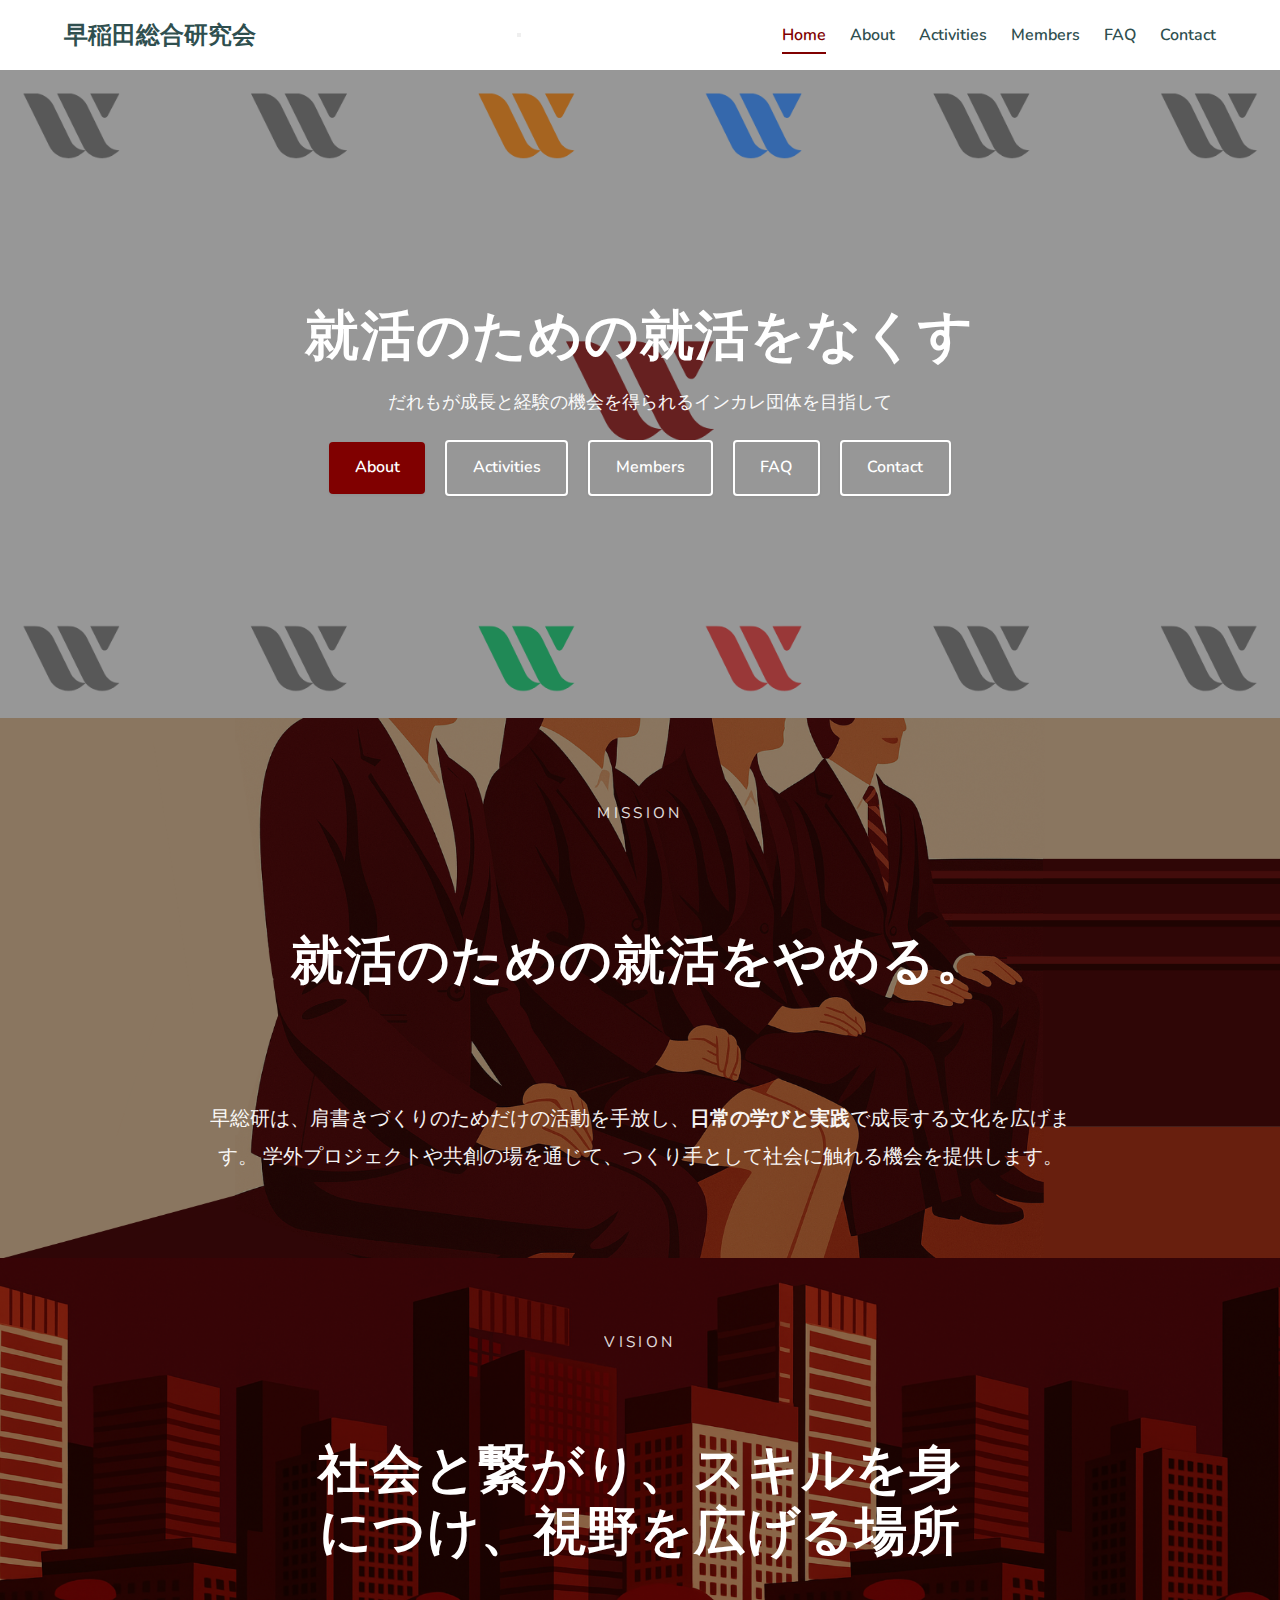
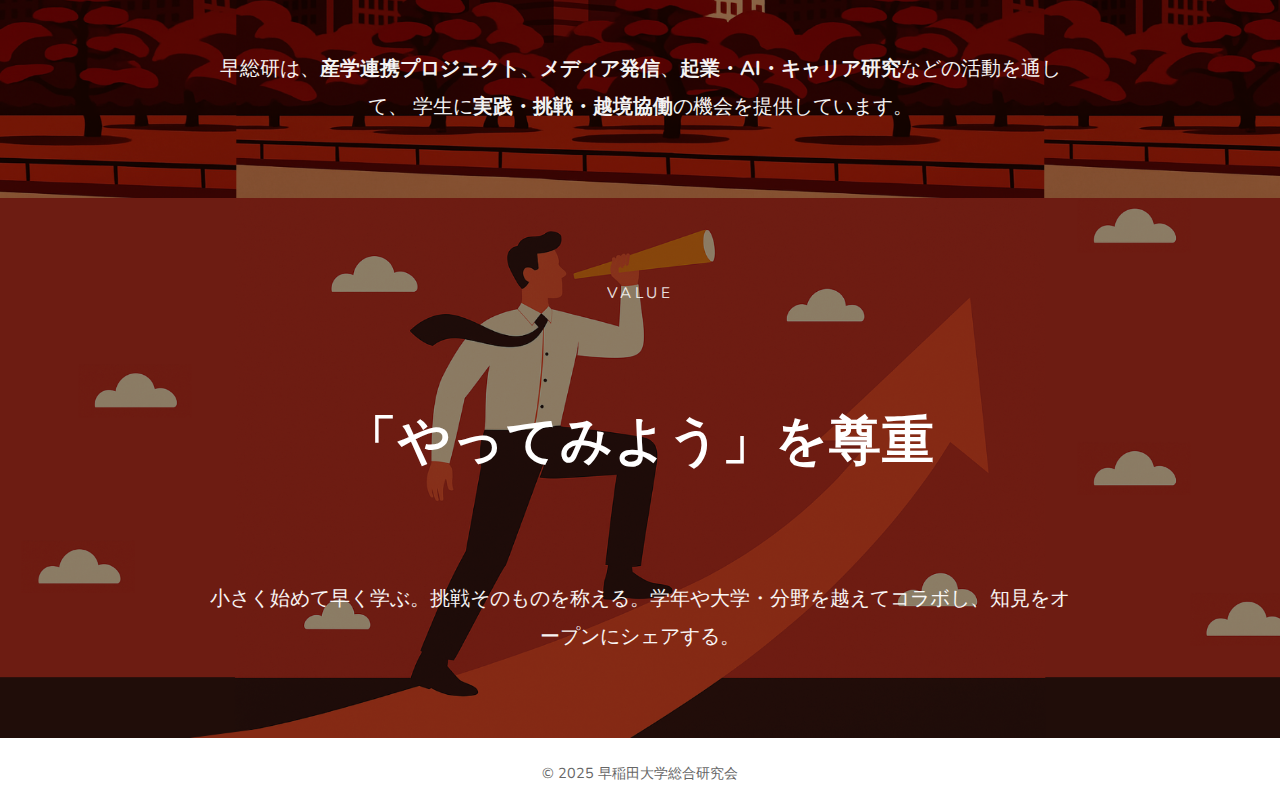
<file: index.html>
<!-- index.html -->
<!DOCTYPE html>
<html lang="ja">
<head>
  <meta charset="UTF-8" />
  <meta name="viewport" content="width=device-width, initial-scale=1" />
  <title>早稲田大学総合研究会 | Home</title>
  <link href="https://fonts.googleapis.com/css2?family=Nunito:wght@300;400;600;700&display=swap" rel="stylesheet" />
  <link rel="stylesheet" href="styles/styles.css" />
</head>
<body>
  <!-- Header -->
  <header class="site-header">
    <nav class="navbar container" aria-label="メインナビゲーション">
      <a href="index.html" class="logo">早稲田総合研究会</a>
      <button class="hamburger" aria-label="メニュー開閉"><span></span><span></span><span></span></button>
      <ul class="nav-menu">
        <li><a href="index.html" class="active">Home</a></li>
        <li><a href="about.html">About</a></li>
        <li><a href="activities.html">Activities</a></li>
        <li><a href="members.html">Members</a></li>
        <li><a href="faq.html">FAQ</a></li>
        <li><a href="contact.html">Contact</a></li>
      </ul>
    </nav>
  </header>

  <!-- Hero -->
  <section class="hero hero--home">
    <div class="hero-inner container">
      <h1>就活のための就活をなくす</h1>
      <p class="sub">だれもが成長と経験の機会を得られるインカレ団体を目指して</p>
      <div class="hero-buttons">
        <a href="about.html" class="btn btn-primary">About</a>
        <a href="activities.html" class="btn btn-outline">Activities</a>
        <a href="members.html" class="btn btn-outline">Members</a>
        <a href="faq.html" class="btn btn-outline">FAQ</a>
        <a href="contact.html" class="btn btn-outline">Contact</a>
      </div>
    </div>
  </section>

  <!-- MVV Hero (各ブロックに背景画像) -->
  <section class="mvv-hero">
    <div class="mvv-inner">
      <div class="mvv-stack">

        <!-- Mission -->
        <div class="mvv-item mission">
          <span class="label">MISSION</span>
          <div class="lead">就活のための就活をやめる。</div>
          <div class="sub">
            早総研は、肩書きづくりのためだけの活動を手放し、<b>日常の学びと実践</b>で成長する文化を広げます。
            学外プロジェクトや共創の場を通じて、つくり手として社会に触れる機会を提供します。
          </div>
        </div>

        <!-- Vision -->
        <div class="mvv-item vision">
          <span class="label">VISION</span>
          <div class="lead">社会と繋がり、スキルを身につけ、視野を広げる場所</div>
          <div class="sub">
            早総研は、<b>産学連携プロジェクト</b>、<b>メディア発信</b>、<b>起業・AI・キャリア研究</b>などの活動を通して、
            学生に<b>実践・挑戦・越境協働</b>の機会を提供しています。
          </div>
        </div>

        <!-- Value -->
        <div class="mvv-item value">
          <span class="label">VALUE</span>
          <div class="lead">「やってみよう」を尊重</div>
          <div class="sub">
            小さく始めて早く学ぶ。挑戦そのものを称える。学年や大学・分野を越えてコラボし、知見をオープンにシェアする。
          </div>
        </div>

      </div>
    </div>
  </section>

  <!-- Footer -->
  <footer class="site-footer">
    <p>&copy; 2025 早稲田大学総合研究会</p>
  </footer>

  <script src="js/script.js"></script>
</body>
</html>
</file>
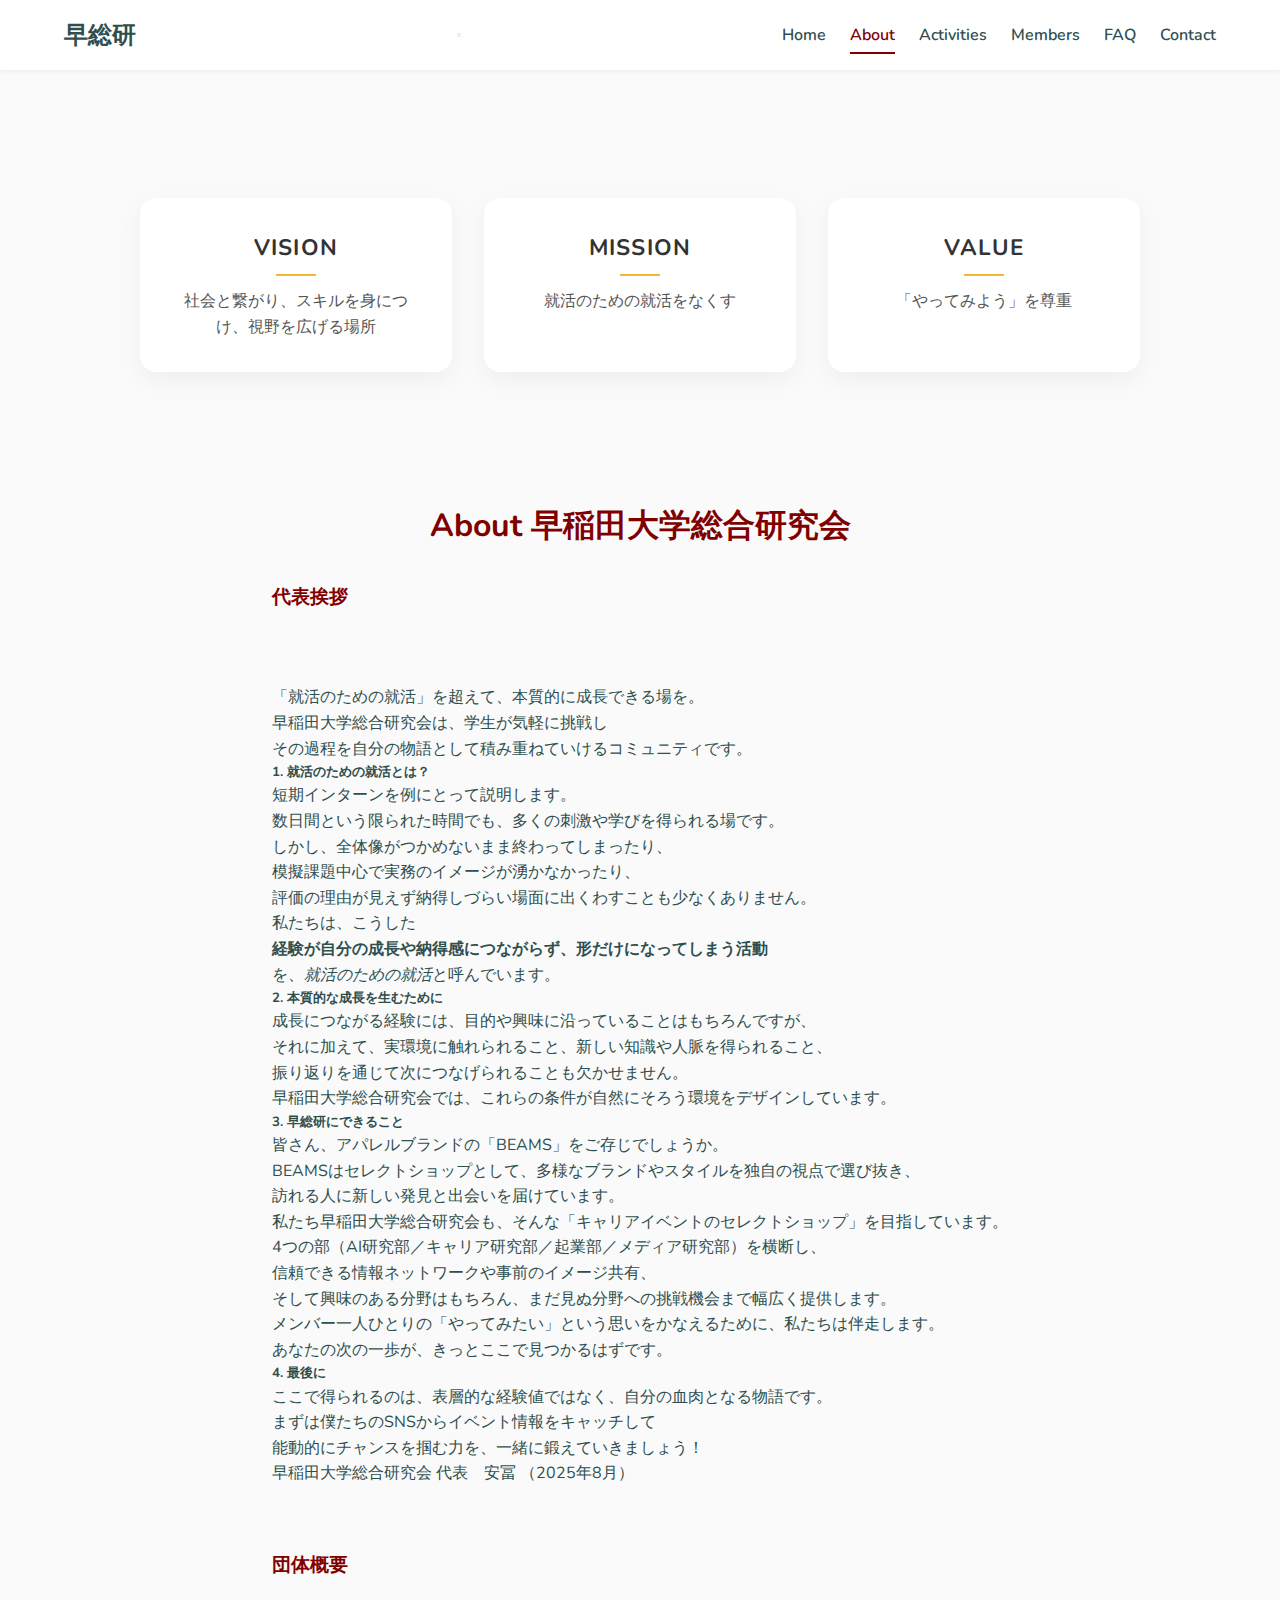
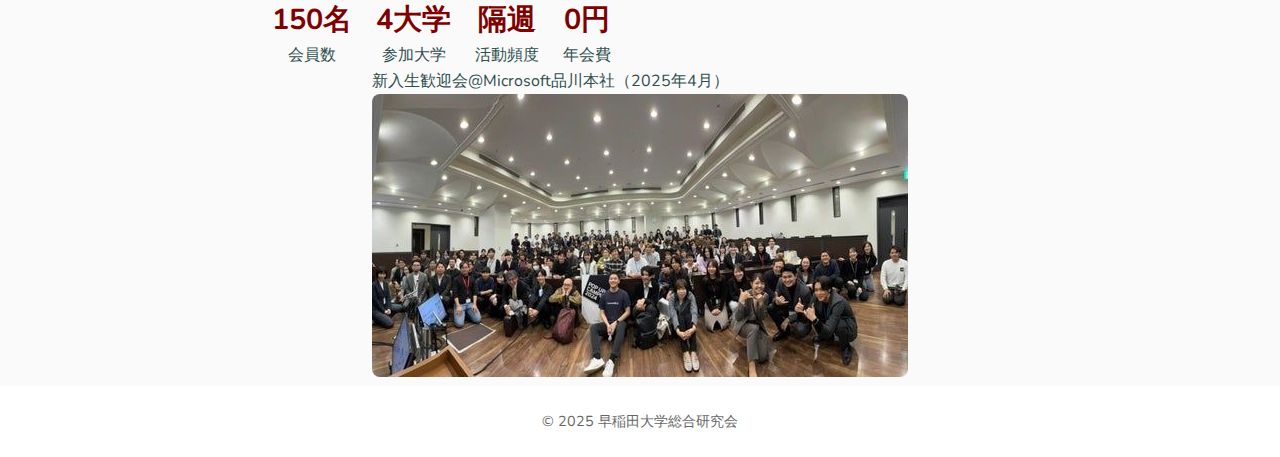
<file: about.html>
<!-- about.html -->
<!DOCTYPE html>
<html lang="ja">
<head>
  <meta charset="UTF-8" />
  <meta name="viewport" content="width=device-width, initial-scale=1" />
  <title>早稲田大学総合研究会 | About</title>
  <link href="https://fonts.googleapis.com/css2?family=Nunito:wght@300;400;600;700&display=swap" rel="stylesheet" />
  <link rel="stylesheet" href="styles/styles.css" />
</head>
<body>
  <header class="site-header">
    <nav class="navbar container">
      <a href="index.html" class="logo">早総研</a>
      <button class="hamburger" aria-label="メニュー開閉"><span></span><span></span><span></span></button>
      <ul class="nav-menu">
        <li><a href="index.html">Home</a></li>
        <li><a href="about.html" class="active">About</a></li>
        <li><a href="activities.html">Activities</a></li>
        <li><a href="members.html">Members</a></li>
        <li><a href="faq.html">FAQ</a></li>
        <li><a href="contact.html">Contact</a></li>
      </ul>
    </nav>
  </header>
  
<section class="vmv-section container">
  <div class="vmv-card">
    <h3 class="vmv-title">VISION</h3>
    <p class="vmv-text">社会と繋がり、スキルを身につけ、視野を広げる場所</p>
  </div>
  <div class="vmv-card">
    <h3 class="vmv-title">MISSION</h3>
    <p class="vmv-text">就活のための就活をなくす</p>
  </div>
  <div class="vmv-card">
    <h3 class="vmv-title">VALUE</h3>
    <p class="vmv-text">「やってみよう」を尊重</p>
  </div>
</section>

  <main class="page about-page container">
    <h2>About 早稲田大学総合研究会</h2>
    <div class="about-wrap">
      <div class="about-text">
        <h3>代表挨拶</h3>
        <section aria-labelledby="greeting">
          <h4 id="greeting" class="visually-hidden">代表挨拶本文</h4>
          <p>
            「就活のための就活」を超えて、本質的に成長できる場を。<br>
            早稲田大学総合研究会は、学生が気軽に挑戦し<br>
            その過程を自分の物語として積み重ねていけるコミュニティです。
          </p>

          <h5> 1. 就活のための就活とは？</h5>
          <p>
            短期インターンを例にとって説明します。<br>
            数日間という限られた時間でも、多くの刺激や学びを得られる場です。<br>
            しかし、全体像がつかめないまま終わってしまったり、<br>
            模擬課題中心で実務のイメージが湧かなかったり、<br>
            評価の理由が見えず納得しづらい場面に出くわすことも少なくありません。<br>
            私たちは、こうした<br>
            <strong>経験が自分の成長や納得感につながらず、形だけになってしまう活動</strong><br>
            を、<em>就活のための就活</em>と呼んでいます。
          </p>

          <h5>2. 本質的な成長を生むために</h5>
          <p>
            成長につながる経験には、目的や興味に沿っていることはもちろんですが、<br>
            それに加えて、実環境に触れられること、新しい知識や人脈を得られること、<br>
            振り返りを通じて次につなげられることも欠かせません。<br>
            早稲田大学総合研究会では、これらの条件が自然にそろう環境をデザインしています。
          </p>

          <h5>3. 早総研にできること</h5>
          <p>
            皆さん、アパレルブランドの「BEAMS」をご存じでしょうか。<br>
            BEAMSはセレクトショップとして、多様なブランドやスタイルを独自の視点で選び抜き、<br>
            訪れる人に新しい発見と出会いを届けています。<br>
            私たち早稲田大学総合研究会も、そんな「キャリアイベントのセレクトショップ」を目指しています。<br>
            4つの部（AI研究部／キャリア研究部／起業部／メディア研究部）を横断し、<br>
            信頼できる情報ネットワークや事前のイメージ共有、<br>
            そして興味のある分野はもちろん、まだ見ぬ分野への挑戦機会まで幅広く提供します。<br>
            メンバー一人ひとりの「やってみたい」という思いをかなえるために、私たちは伴走します。<br>
            あなたの次の一歩が、きっとここで見つかるはずです。
          </p>

          <h5>4. 最後に</h5>
          <p>
            ここで得られるのは、表層的な経験値ではなく、自分の血肉となる物語です。<br>
            まずは僕たちのSNSからイベント情報をキャッチして<br>
            能動的にチャンスを掴む力を、一緒に鍛えていきましょう！
          </p>
          <p class="signature">早稲田大学総合研究会 代表　安冨 （2025年8月）</p>
        </section>

        <h3>団体概要</h3>
        <ul class="stats">
          <li><strong>150名</strong><span>会員数</span></li>
          <li><strong>4大学</strong><span>参加大学</span></li>
          <li><strong>隔週</strong><span>活動頻度</span></li>
          <li><strong>0円</strong><span>年会費</span></li>
        </ul>
      </div>
      <div class="about-image">
        <p>新入生歓迎会@Microsoft品川本社（2025年4月）</p>
        <img src="images/image_linkedin.jfif" alt="新入生歓迎会@Microsoft品川本社（2025年4月）" />
      </div>
    </div>
  </main>

  <footer class="site-footer">
    <p>&copy; 2025 早稲田大学総合研究会</p>
  </footer>
  <script src="js/script.js"></script>
</body>
</html>
</file>
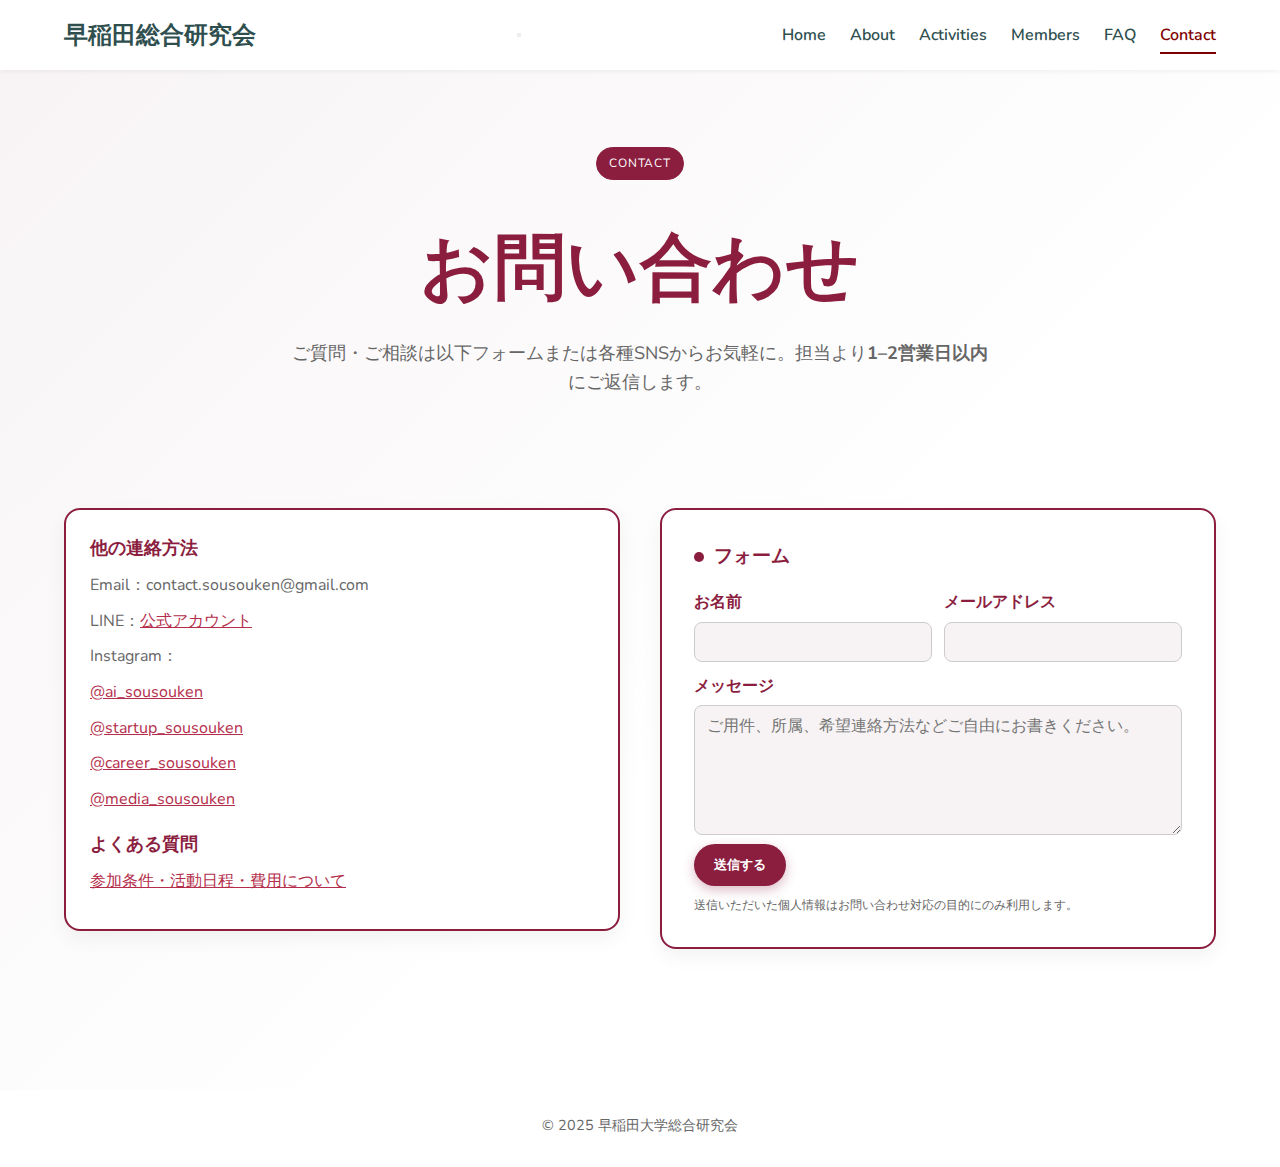
<file: contact.html>
<!-- contact.html (optimized) -->
<!DOCTYPE html>
<html lang="ja">
<head>
  <meta charset="UTF-8" />
  <meta name="viewport" content="width=device-width, initial-scale=1" />

  <title>早稲田大学総合研究会 | Contact</title>
  <meta name="description" content="お問い合わせフォームや連絡先（メール・LINE・Instagram）をご案内します。担当より1–2営業日以内にご返信します。" />

  <!-- Canonical / OGP -->
  <link rel="canonical" href="https://saleswasera-del.github.io/sousouken.github.io/contact.html" />
  <meta property="og:type" content="website">
  <meta property="og:site_name" content="早稲田総合研究会公式HP">
  <meta property="og:title" content="Contact | 早稲田総合研究会公式HP">
  <meta property="og:description" content="お問い合わせフォームや連絡先（メール・LINE・Instagram）をご案内します。担当より1–2営業日以内にご返信します。">
  <meta property="og:url" content="https://saleswasera-del.github.io/sousouken.github.io/contact.html">
  <meta property="og:image" content="https://saleswasera-del.github.io/sousouken.github.io/images/ogp/ogp_sousouken.png">
  <meta property="og:locale" content="ja_JP">
  <meta name="twitter:card" content="summary_large_image">
  <meta name="theme-color" content="#800000">

  <!-- Icons -->
  <link rel="icon" href="images/logos/logo_sousouken.jpg" type="image/jpeg">
  <link rel="apple-touch-icon" href="images/logos/logo_sousouken.jpg">

  <!-- Fonts -->
  <link rel="preconnect" href="https://fonts.googleapis.com" />
  <link rel="preconnect" href="https://fonts.gstatic.com" crossorigin />
  <link href="https://fonts.googleapis.com/css2?family=Nunito:wght@300;400;600;700&family=Fraunces:opsz,wght@9..144,600;9..144,700&display=swap" rel="stylesheet" />

  <!-- CSS (split) -->
  <link rel="stylesheet" href="styles/common.css" />
  <link rel="stylesheet" href="styles/pages/contact.css" />
</head>

<body data-page="contact">
  <!-- Skip link -->
  <a href="#main" class="visually-hidden">本文へスキップ</a>

  <header class="site-header">
    <nav class="navbar container" aria-label="メインナビゲーション">
      <a href="index.html" class="logo">早稲田総合研究会</a>
      <button class="hamburger" aria-label="メニュー開閉" aria-expanded="false" aria-controls="primary-menu">
        <span></span><span></span><span></span>
      </button>
      <ul class="nav-menu" id="primary-menu">
        <li><a href="index.html">Home</a></li>
        <li><a href="about.html">About</a></li>
        <li><a href="activities.html">Activities</a></li>
        <li><a href="members.html">Members</a></li>
        <li><a href="faq.html">FAQ</a></li>
        <li><a href="contact.html" class="active" aria-current="page">Contact</a></li>
      </ul>
    </nav>
  </header>

  <main id="main" class="page contact-page container contact-decor">
    <header class="contact-header">
      <span class="contact-eyebrow">Contact</span>
      <h1 class="contact-title">お問い合わせ</h1>
      <p class="contact-sub">ご質問・ご相談は以下フォームまたは各種SNSからお気軽に。担当より<strong>1–2営業日以内</strong>にご返信します。</p>
    </header>

    <section class="contact-grid" aria-label="お問い合わせと連絡方法">
      <!-- 左：案内 -->
      <aside class="contact-info">
        <h3>他の連絡方法</h3>
        <ul>
          <li>Email：contact.sousouken@gmail.com</li>
          <li>LINE：<a href="https://line.me/R/ti/p/@644ocnlx" target="_blank" rel="noopener">公式アカウント</a></li>
          <li>Instagram：</li>
          <li><a href="https://www.instagram.com/ai_sousouken" target="_blank" rel="noopener">@ai_sousouken</a></li>
          <li><a href="https://www.instagram.com/startup_sousouken" target="_blank" rel="noopener">@startup_sousouken</a></li>
          <li><a href="https://www.instagram.com/career_sousouken" target="_blank" rel="noopener">@career_sousouken</a></li>
          <li><a href="https://www.instagram.com/media_sousouken" target="_blank" rel="noopener">@media_sousouken</a></li>
        </ul>
        <h3 style="margin-top:18px;">よくある質問</h3>
        <ul>
          <li><a href="faq.html">参加条件・活動日程・費用について</a></li>
        </ul>
      </aside>

      <!-- 右：フォーム -->
      <section class="contact-card" aria-label="お問い合わせフォーム">
        <h3 class="form-title"><span class="dot" aria-hidden="true"></span> フォーム</h3>

        <form class="contact-form" action="https://formspree.io/f/xrblrrww" method="POST" novalidate>
          <div class="form-row">
            <div>
              <label for="name">お名前</label>
              <input type="text" id="name" name="name" autocomplete="name" required />
            </div>
            <div>
              <label for="email">メールアドレス</label>
              <!-- 返信先は _replyto を使用 -->
              <input type="email" id="email" name="_replyto" autocomplete="email" required />
            </div>
          </div>

          <label for="message">メッセージ</label>
          <textarea id="message" name="message" rows="6" required placeholder="ご用件、所属、希望連絡方法などご自由にお書きください。"></textarea>

          <!-- 任意: 件名 / スパム対策（ハニーポット） -->
          <input type="hidden" name="_subject" value="早総研HP: お問い合わせ" />
          <input type="text" name="_gotcha" style="display:none" tabindex="-1" autocomplete="off" aria-hidden="true" />
          <!-- タイムスタンプ（簡易ボット対策） -->
          <input type="hidden" name="ts" id="ts" />
          <!-- ページ識別（任意で通知本文に含める） -->
          <input type="hidden" name="page" value="contact" />

          <div class="form-actions">
            <button type="submit" class="btn btn-primary" id="submitBtn">送信する</button>
            <span class="status" id="form-status" aria-live="polite"></span>
          </div>

          <p class="form-meta">送信いただいた個人情報はお問い合わせ対応の目的にのみ利用します。</p>
        </form>
      </section>
    </section>
  </main>

  <!-- Share CTA（広めてもらう導線） 
  <section class="share-cta">
    <div class="container">
      <div class="cta-card share-card">
        <span class="share-eyebrow">Spread</span>
        <h3>この活動、友だちにも届けよう</h3>
        <p class="text-muted">気になる人にURLをシェアすると、最新のイベント情報が届きます。</p>
        <div class="share-buttons">
          <button class="btn btn-primary" id="btn-webshare">端末でシェア</button>
          <a class="btn btn-line" id="btn-share-line" href="#" rel="noopener">LINEで送る</a>
          <a class="btn" id="btn-share-x" href="#" rel="noopener">Xでポスト</a>
          <button class="btn" id="btn-copy">リンクをコピー</button>
        </div>
        <small class="share-note" id="copy-ok" hidden>リンクをコピーしました！</small>
      </div>
    </div>
  </section>-->

  <footer class="site-footer">
    <p>&copy; 2025 早稲田大学総合研究会</p>
  </footer>

  <!-- JS（ナビ開閉 / 共有CTA / フォームAjax / tsセットは js/script.js 側で処理） -->
  <script src="js/script.js" defer></script>
</body>
</html>
</file>
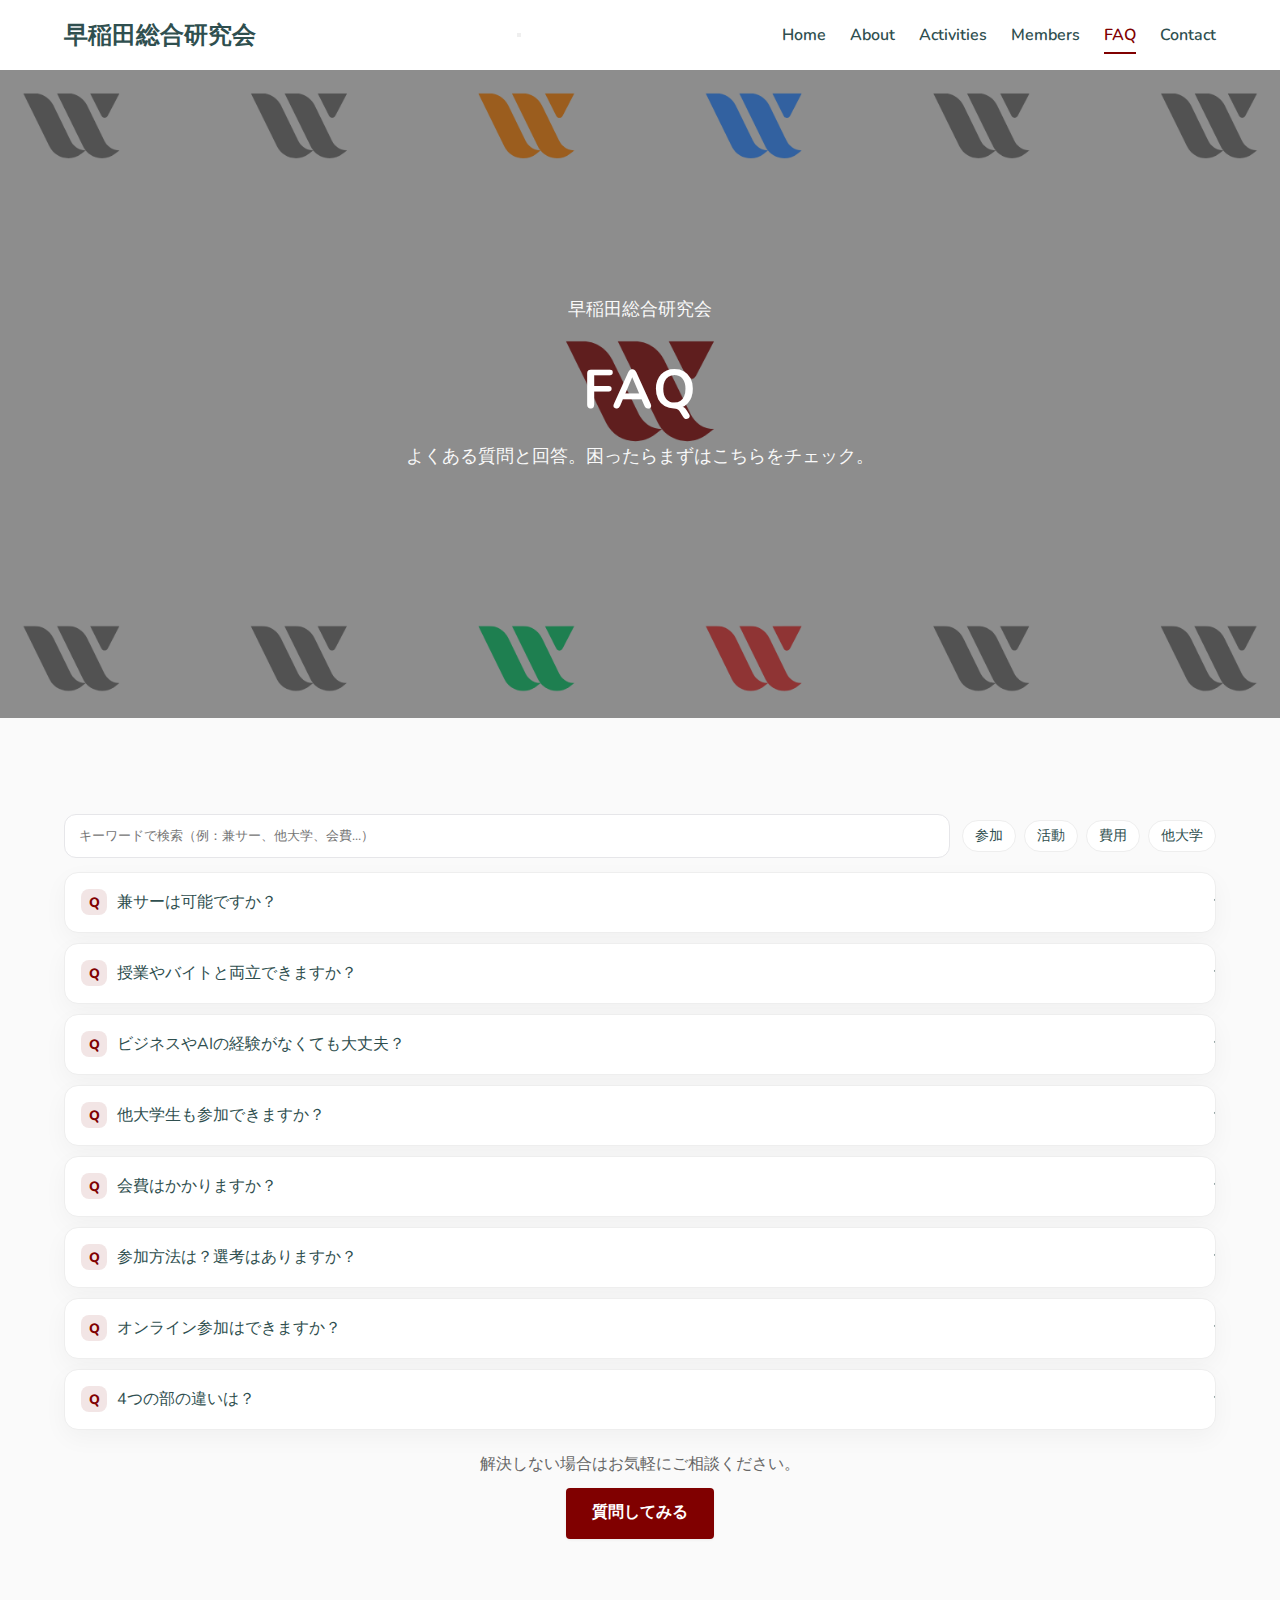
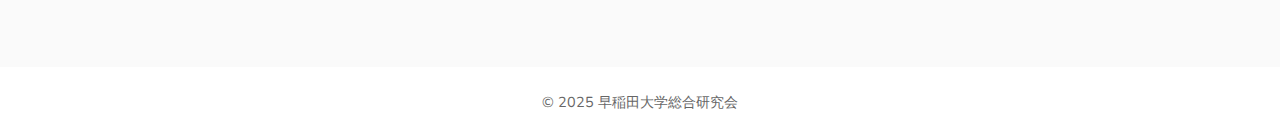
<file: faq.html>
<!-- faq.html -->
<!DOCTYPE html>
<html lang="ja">
<head>
  <meta charset="UTF-8" />
  <meta name="viewport" content="width=device-width, initial-scale=1" />
  <title>早稲田大学総合研究会 | FAQ</title>
  <link href="https://fonts.googleapis.com/css2?family=Nunito:wght@300;400;600;700&display=swap" rel="stylesheet" />
  <link rel="stylesheet" href="styles/styles.css" />
</head>
<body data-page="faq">
  <header class="site-header">
    <nav class="navbar container" aria-label="メインナビゲーション">
      <a href="index.html" class="logo">早稲田総合研究会</a>
      <button class="hamburger" aria-label="メニュー開閉"><span></span><span></span><span></span></button>
      <ul class="nav-menu">
        <li><a href="index.html">Home</a></li>
        <li><a href="about.html">About</a></li>
        <li><a href="activities.html">Activities</a></li>
        <li><a href="members.html">Members</a></li>
        <li><a href="faq.html" class="active" aria-current="page">FAQ</a></li>
        <li><a href="contact.html">Contact</a></li>
      </ul>
    </nav>
  </header>

  <main class="faq-main">
    <section class="hero hero--faq">
      <div class="hero-inner container">
        <p class="sub">早稲田総合研究会 </p>
        <h1>FAQ</h1>
        <p class="sub">よくある質問と回答。困ったらまずはこちらをチェック。</p>
      </div>
    </section>

    <section class="container faq-wrap">
      <!-- 検索 -->
      <div class="faq-tools">
        <input type="search" class="faq-search" placeholder="キーワードで検索（例：兼サー、他大学、会費…）" aria-label="FAQを検索">
        <div class="faq-tags" aria-label="クイックフィルター">
          <button class="faq-tag" data-tag="参加">参加</button>
          <button class="faq-tag" data-tag="活動">活動</button>
          <button class="faq-tag" data-tag="費用">費用</button>
          <button class="faq-tag" data-tag="他大学">他大学</button>
        </div>
      </div>

      <!-- アコーディオン -->
      <div class="faq-accordion" id="faqAccordion">
        <!-- 既存Q&A（充実版に書き換え） -->
        <div class="faq-item" data-keywords="参加 兼サー 掛け持ち">
          <button class="faq-q" aria-expanded="false" aria-controls="faq1" id="q-faq1">
            <span class="q-badge">Q</span> 兼サーは可能ですか？
            <svg class="chev" viewBox="0 0 24 24" aria-hidden="true"><path d="M6 9l6 6 6-6"/></svg>
          </button>
          <div class="faq-a" id="faq1" role="region" aria-labelledby="q-faq1">
            <p>可能です。早総研は<strong>「とりあえず参加」から「質の高い関与」まで</strong>幅広く歓迎。学業・他サークルと両立できるように予定を事前共有します。</p>
          </div>
        </div>

        <div class="faq-item" data-keywords="活動 時間 両立 スケジュール">
          <button class="faq-q" aria-expanded="false" aria-controls="faq2" id="q-faq2">
            <span class="q-badge">Q</span> 授業やバイトと両立できますか？
            <svg class="chev" viewBox="0 0 24 24" aria-hidden="true"><path d="M6 9l6 6 6-6"/></svg>
          </button>
          <div class="faq-a" id="faq2" role="region" aria-labelledby="q-faq2">
            <p>はい。<strong>隔週〜月1の定例</strong>＋プロジェクト任意参加が基本。繁忙期は参加頻度を下げるなど柔軟に調整できます。</p>
          </div>
        </div>

        <div class="faq-item" data-keywords="初心者 未経験 AI ビジネス">
          <button class="faq-q" aria-expanded="false" aria-controls="faq3" id="q-faq3">
            <span class="q-badge">Q</span> ビジネスやAIの経験がなくても大丈夫？
            <svg class="chev" viewBox="0 0 24 24" aria-hidden="true"><path d="M6 9l6 6 6-6"/></svg>
          </button>
          <div class="faq-a" id="faq3" role="region" aria-labelledby="q-faq3">
            <p>もちろん。<strong>初心者向け勉強会</strong>とメンターサポートがあります。まずは見学や体験会からどうぞ。</p>
          </div>
        </div>

        <div class="faq-item" data-keywords="他大学 インカレ 参加 条件">
          <button class="faq-q" aria-expanded="false" aria-controls="faq4" id="q-faq4">
            <span class="q-badge">Q</span> 他大学生も参加できますか？
            <svg class="chev" viewBox="0 0 24 24" aria-hidden="true"><path d="M6 9l6 6 6-6"/></svg>
          </button>
          <div class="faq-a" id="faq4" role="region" aria-labelledby="q-faq4">
            <p>はい。<strong>インカレ団体</strong>のため、他大学の学生が半数以上。学年や専攻も問いません。</p>
          </div>
        </div>

        <!-- 追加Q&A（充実化） -->
        <div class="faq-item" data-keywords="費用 会費 年会費">
          <button class="faq-q" aria-expanded="false" aria-controls="faq5" id="q-faq5">
            <span class="q-badge">Q</span> 会費はかかりますか？
            <svg class="chev" viewBox="0 0 24 24" aria-hidden="true"><path d="M6 9l6 6 6-6"/></svg>
          </button>
          <div class="faq-a" id="faq5" role="region" aria-labelledby="q-faq5">
            <p>基本活動は無料または実費のみ。外部イベント参加や遠征時は<strong>任意で実費</strong>をお願いする場合があります。</p>
          </div>
        </div>

        <div class="faq-item" data-keywords="選考 面談 申込み 体験">
          <button class="faq-q" aria-expanded="false" aria-controls="faq6" id="q-faq6">
            <span class="q-badge">Q</span> 参加方法は？選考はありますか？
            <svg class="chev" viewBox="0 0 24 24" aria-hidden="true"><path d="M6 9l6 6 6-6"/></svg>
          </button>
          <div class="faq-a" id="faq6" role="region" aria-labelledby="q-faq6">
            <p><a href="contact.html">Contact</a>から申し込み→<strong>見学・体験</strong>→希望があれば面談で部の紹介と希望確認、の順でご案内します。厳密な選考はありません。</p>
          </div>
        </div>

        <div class="faq-item" data-keywords="オンライン ハイブリッド 参加 地方">
          <button class="faq-q" aria-expanded="false" aria-controls="faq7" id="q-faq7">
            <span class="q-badge">Q</span> オンライン参加はできますか？
            <svg class="chev" viewBox="0 0 24 24" aria-hidden="true"><path d="M6 9l6 6 6-6"/></svg>
          </button>
          <div class="faq-a" id="faq7" role="region" aria-labelledby="q-faq7">
            <p>勉強会は<strong>ハイブリッド</strong>対応が中心。現地参加が難しい場合もオンラインで参加可能です。</p>
          </div>
        </div>

        <div class="faq-item" data-keywords="活動内容 部 AI研究部 キャリア研究部 メディア 起業">
          <button class="faq-q" aria-expanded="false" aria-controls="faq8" id="q-faq8">
            <span class="q-badge">Q</span> 4つの部の違いは？
            <svg class="chev" viewBox="0 0 24 24" aria-hidden="true"><path d="M6 9l6 6 6-6"/></svg>
          </button>
          <div class="faq-a" id="faq8" role="region" aria-labelledby="q-faq8">
            <ul>
              <li><b>AI研究部：</b>AI活用・開発の実践ワークとプロジェクト。</li>
              <li><b>キャリア研究部：</b>オフィス訪問や対談など社会接点で意思決定を学ぶ。</li>
              <li><b>メディア研究部：</b>取材・編集・発信、マーケ企画〜分析まで。</li>
              <li><b>起業部：</b>アイデア検証・ピッチ・ネットワーキングで事業化に挑戦。</li>
            </ul>
          </div>
        </div>

      </div>

      <!-- 追い込みCTA -->
      <div class="faq-cta">
        <p>解決しない場合はお気軽にご相談ください。</p>
        <a class="btn btn-primary" href="contact.html">質問してみる</a>
      </div>
    </section>
  </main>

  <footer class="site-footer">
    <p>&copy; 2025 早稲田大学総合研究会</p>
  </footer>

  <script src="js/script.js"></script>
 <script>
  // --- FAQ アコーディオン & 検索（見切れない実寸アニメ） ---
  (function(){
    const items   = Array.from(document.querySelectorAll('.faq-item'));
    const buttons = document.querySelectorAll('.faq-q');
    const search  = document.querySelector('.faq-search');
    const tags    = document.querySelectorAll('.faq-tag');

    // 開く：実寸にセット→アニメ後 auto に
    function openPanel(panel, item, btn) {
      item.classList.add('open');
      btn.setAttribute('aria-expanded', 'true');
      panel.style.maxHeight = panel.scrollHeight + 'px';
      const onEnd = (e) => {
        if (e.propertyName !== 'max-height') return;
        panel.style.maxHeight = 'none';           // これで見切れなくなる
        panel.removeEventListener('transitionend', onEnd);
      };
      panel.addEventListener('transitionend', onEnd);
    }

    // 閉じる：auto → 実寸 → 0 にしてアニメ
    function closePanel(panel, item, btn) {
      btn.setAttribute('aria-expanded', 'false');
      if (getComputedStyle(panel).maxHeight === 'none') {
        panel.style.maxHeight = panel.scrollHeight + 'px';
        // reflow
        void panel.offsetHeight;
      }
      item.classList.remove('open');
      panel.style.maxHeight = '0px';
    }

    // トグル
    buttons.forEach(btn => {
      btn.addEventListener('click', () => {
        const item  = btn.closest('.faq-item');
        const panel = item.querySelector('.faq-a');
        const isOpen = item.classList.contains('open');
        isOpen ? closePanel(panel, item, btn) : openPanel(panel, item, btn);
      });
    });

    // 検索フィルタ
    const filter = (q) => {
      const keyword = (q || '').trim().toLowerCase();
      items.forEach(it => {
        const text = it.textContent.toLowerCase() + ' ' + (it.dataset.keywords || '').toLowerCase();
        it.style.display = text.includes(keyword) ? '' : 'none';
      });
      // 表示切替後の高さを再計測
      recalcOpenHeights();
    };
    if (search) search.addEventListener('input', e => filter(e.target.value));

    // タグフィルタ
    tags.forEach(tag => {
      tag.addEventListener('click', () => {
        const word = tag.dataset.tag || '';
        search.value = word;
        filter(word);
      });
    });

    // リサイズ時に開いているものを再計測（レスポンシブでも見切れない）
    function recalcOpenHeights() {
      items.forEach(it => {
        if (!it.classList.contains('open')) return;
        const panel = it.querySelector('.faq-a');
        panel.style.maxHeight = 'none';                       // 一旦自然高さ
        const h = panel.scrollHeight;
        panel.style.maxHeight = h + 'px';                     // 次回のために更新
        // すぐ auto に戻す（アニメ不要のときは直接autoでOK）
        requestAnimationFrame(() => { panel.style.maxHeight = 'none'; });
      });
    }
    window.addEventListener('resize', recalcOpenHeights);
  })();
</script>

</body>
</html>
</file>
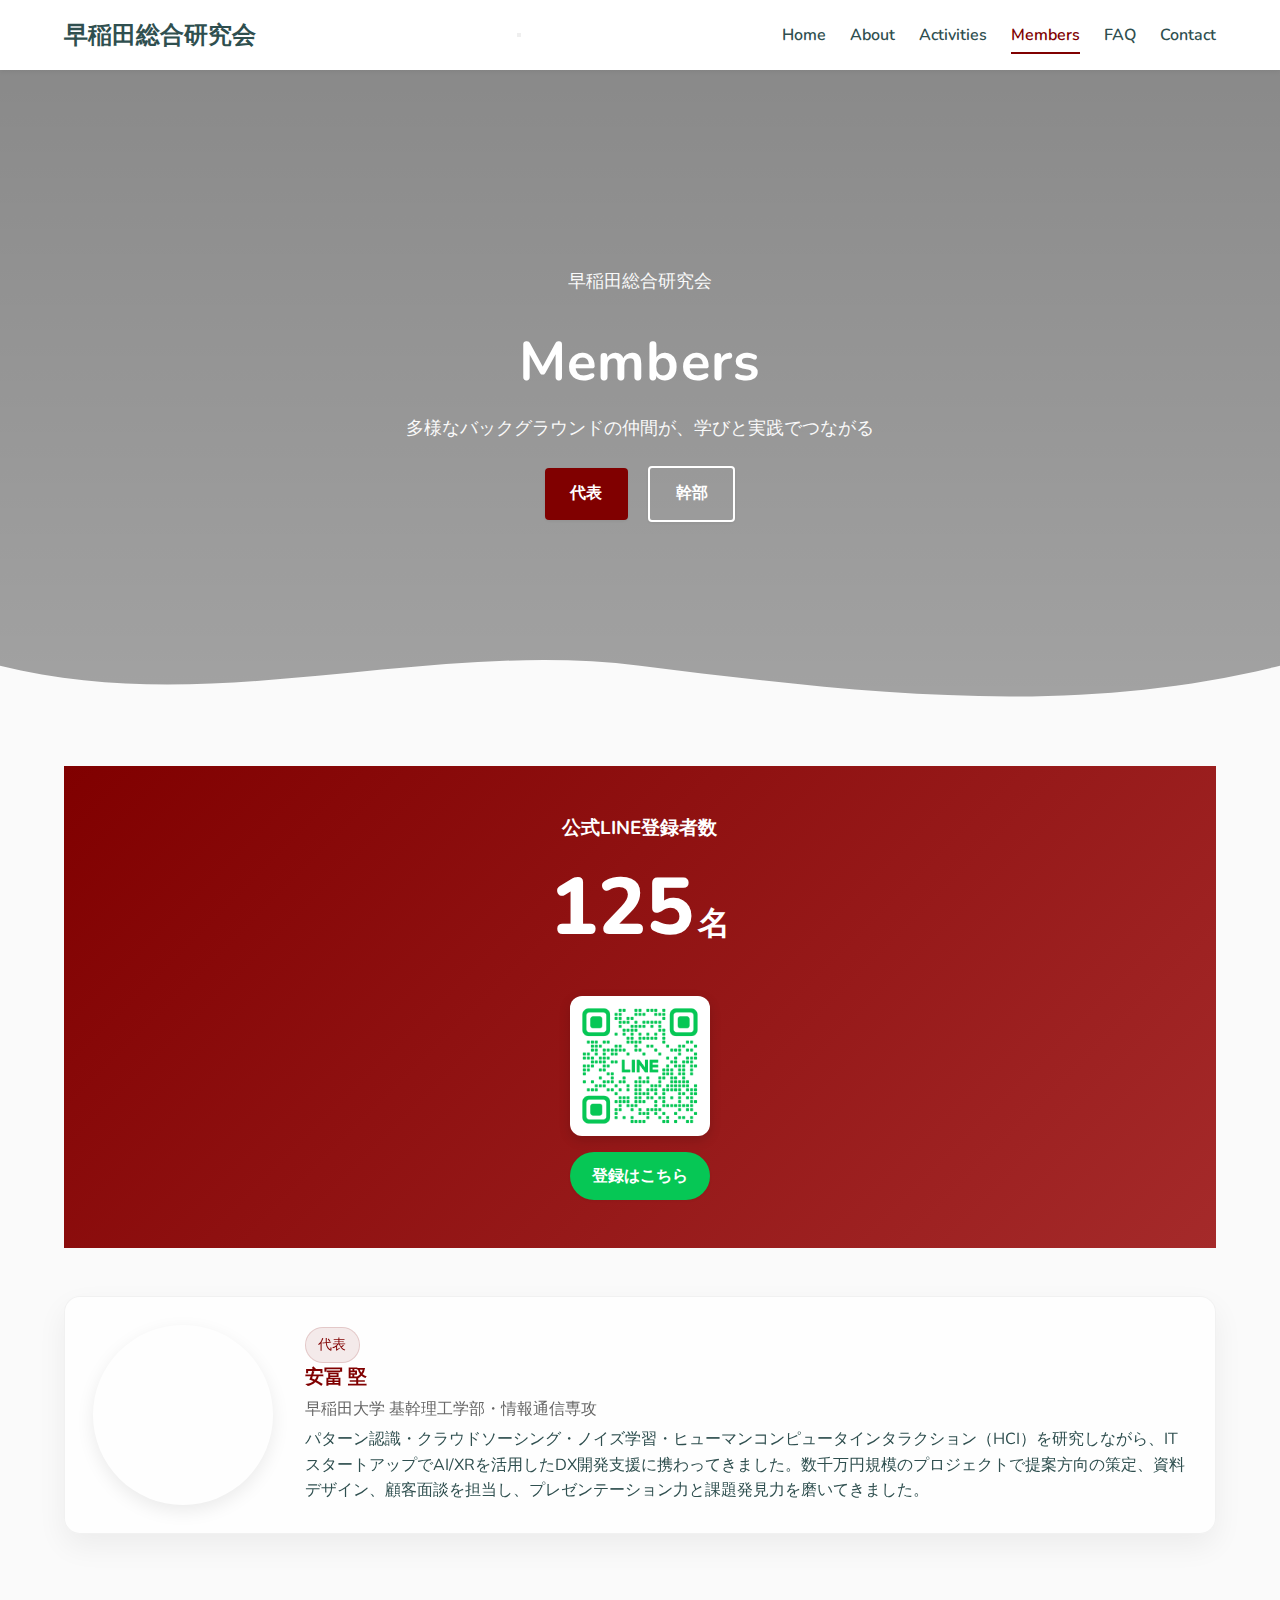
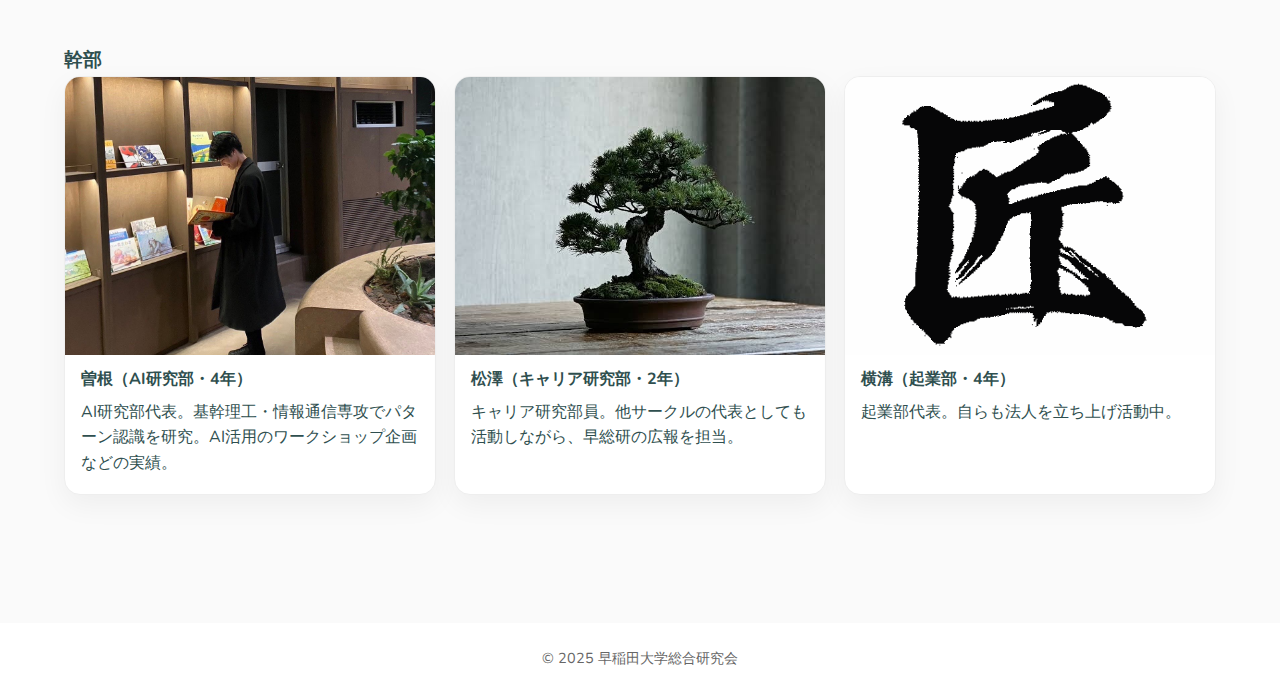
<file: members.html>
<!-- members.html (optimized) -->
<!DOCTYPE html>
<html lang="ja">
<head>
  <meta charset="UTF-8" />
  <meta name="viewport" content="width=device-width, initial-scale=1" />
  <title>早稲田大学総合研究会 | Members</title>
  <meta name="description" content="早稲田大学総合研究会のメンバー紹介。公式LINE登録者数、代表・幹部プロフィールをご紹介します。" />

  <!-- Canonical / OGP -->
  <link rel="canonical" href="https://saleswasera-del.github.io/sousouken.github.io/members.html" />
  <meta property="og:type" content="website">
  <meta property="og:site_name" content="早稲田総合研究会公式HP">
  <meta property="og:title" content="Members | 早稲田総合研究会公式HP">
  <meta property="og:description" content="多様な仲間が学びと実践でつながる。公式LINE登録者数・代表・幹部プロフィール。">
  <meta property="og:url" content="https://saleswasera-del.github.io/sousouken.github.io/members.html">
  <meta property="og:image" content="https://saleswasera-del.github.io/sousouken.github.io/images/ogp/ogp_sousouken.png">
  <meta property="og:locale" content="ja_JP">
  <meta name="twitter:card" content="summary_large_image">

  <!-- UI / Icons -->
  <meta name="theme-color" content="#800000">
  <link rel="icon" href="images/logos/logo_sousouken.jpg" type="image/jpeg">
  <link rel="apple-touch-icon" href="images/logos/logo_sousouken.jpg">

  <!-- Fonts -->
  <link rel="preconnect" href="https://fonts.googleapis.com" />
  <link rel="preconnect" href="https://fonts.gstatic.com" crossorigin />
  <link href="https://fonts.googleapis.com/css2?family=Nunito:wght@300;400;600;700&display=swap" rel="stylesheet" />

  <!-- CSS (split) -->
  <link rel="stylesheet" href="styles/common.css" />
  <link rel="stylesheet" href="styles/pages/members.css" />

  <!-- Preload hero background -->
  <link rel="preload" as="image" href="images/members/members_hero.png" />
</head>
<body data-page="members">
  <!-- Skip link -->
  <a href="#main" class="visually-hidden">本文へスキップ</a>

  <header class="site-header">
    <nav class="navbar container" aria-label="メインナビゲーション">
      <a href="index.html" class="logo">早稲田総合研究会</a>
      <button class="hamburger" aria-label="メニュー開閉" aria-expanded="false" aria-controls="primary-menu">
        <span></span><span></span><span></span>
      </button>
      <ul class="nav-menu" id="primary-menu">
        <li><a href="index.html">Home</a></li>
        <li><a href="about.html">About</a></li>
        <li><a href="activities.html">Activities</a></li>
        <li><a href="members.html" class="active" aria-current="page">Members</a></li>
        <li><a href="faq.html">FAQ</a></li>
        <li><a href="contact.html">Contact</a></li>
      </ul>
    </nav>
  </header>

  <!-- Hero -->
  <section class="hero hero--members" aria-label="メンバーメインビジュアル">
    <div class="hero-inner container">
      <p class="sub">早稲田総合研究会</p>
      <h1>Members</h1>
      <p class="sub">多様なバックグラウンドの仲間が、学びと実践でつながる</p>
      <div class="hero-buttons">
        <a href="#representative" class="btn btn-primary">代表</a>
        <a href="#executives" class="btn btn-outline">幹部</a>
      </div>
    </div>
    <svg class="hero-wave" viewBox="0 0 1440 120" preserveAspectRatio="none" aria-hidden="true">
      <path d="M0,40 C240,120 480,0 720,40 C960,80 1200,120 1440,40 L1440,120 L0,120 Z"></path>
    </svg>
  </section>

  <main id="main" class="page members-page container members-main">
    <h2 class="visually-hidden">Members</h2>

    <!-- 公式LINE登録者数 -->
    <section class="line-members" aria-label="公式LINE登録者数">
      <div class="line-members-inner container">
        <h3>公式LINE登録者数</h3>
        <div class="line-count-wrapper">
          <span id="line-member-count" class="line-members-count" data-target="172">0</span>
          <span class="line-members-unit">名</span>
        </div>
        <div class="line-cta">
          <img src="images/members/line_QR_sousouken_official.png" alt="公式LINE QRコード" class="line-qr" loading="lazy" decoding="async" />
          <a href="https://line.me/R/ti/p/@644ocnlx" target="_blank" rel="noopener noreferrer" class="btn btn-line">登録はこちら</a>
        </div>
      </div>
    </section>

    <!-- 代表 -->
    <section id="representative" class="representative rep-card" aria-labelledby="rep-title">
      <img src="images/members/kent.jpg" alt="代表 安冨 堅" class="rep-img" loading="lazy" decoding="async" />
      <div class="rep-info">
        <span class="badge">代表</span>
        <h3 id="rep-title">安冨 堅</h3>
        <p class="rep-role">早稲田大学 基幹理工学部・情報通信専攻</p>
        <p>パターン認識・クラウドソーシング・ノイズ学習・ヒューマンコンピュータインタラクション（HCI）を研究しながら、ITスタートアップでAI/XRを活用したDX開発支援に携わってきました。数千万円規模のプロジェクトで提案方向の策定、資料デザイン、顧客面談を担当し、プレゼンテーション力と課題発見力を磨いてきました。</p>
      </div>
    </section>

    <!-- 幹部 -->
    <section id="executives" class="interviews" aria-labelledby="exec-title">
      <h3 id="exec-title">幹部</h3>
      <div class="card-grid">
        <article class="card card--member">
          <img src="images/members/asahi.jpg" alt="曽根（AI研究部・4年）" loading="lazy" decoding="async" />
          <div class="card-body">
            <h4>曽根（AI研究部・4年）</h4>
            <p>AI研究部代表。基幹理工・情報通信専攻でパターン認識を研究。AI活用のワークショップ企画などの実績。</p>
          </div>
        </article>
        <article class="card card--member">
          <img src="images/members/matu.jpg" alt="松澤（キャリア研究部・2年）" loading="lazy" decoding="async" />
          <div class="card-body">
            <h4>松澤（キャリア研究部・2年）</h4>
            <p>キャリア研究部員。他サークルの代表としても活動しながら、早総研の広報を担当。</p>
          </div>
        </article>
        <article class="card card--member">
          <img src="images/members/takumi_letter.gif" alt="横溝（起業部・4年）" loading="lazy" decoding="async" />
          <div class="card-body">
            <h4>横溝（起業部・4年）</h4>
            <p>起業部代表。自らも法人を立ち上げ活動中。</p>
          </div>
        </article>
      </div>
    </section>
  </main>

  <!-- Share CTA（広めてもらう導線） 
  <section class="share-cta">
    <div class="container">
      <div class="cta-card share-card">
        <span class="share-eyebrow">Spread</span>
        <h3>この活動、ぜひ共有してください</h3>
        <p class="text-muted">優良なイベントも、キャッチできないと最新のイベント情報が届きます。</p>
        <div class="share-buttons">
          <button class="btn btn-primary" id="btn-webshare">端末でシェア</button>
          <a class="btn btn-line" id="btn-share-line" href="#" rel="noopener">LINEで送る</a>
          <a class="btn" id="btn-share-x" href="#" rel="noopener">Xでポスト</a>
          <button class="btn" id="btn-copy">リンクをコピー</button>
        </div>
        <small class="share-note" id="copy-ok" hidden>リンクをコピーしました！</small>
      </div>
    </div>
  </section>-->

  <footer class="site-footer">
    <p>&copy; 2025 早稲田大学総合研究会</p>
  </footer>

  <script src="js/script.js" defer></script>
</body>
</html>
</file>
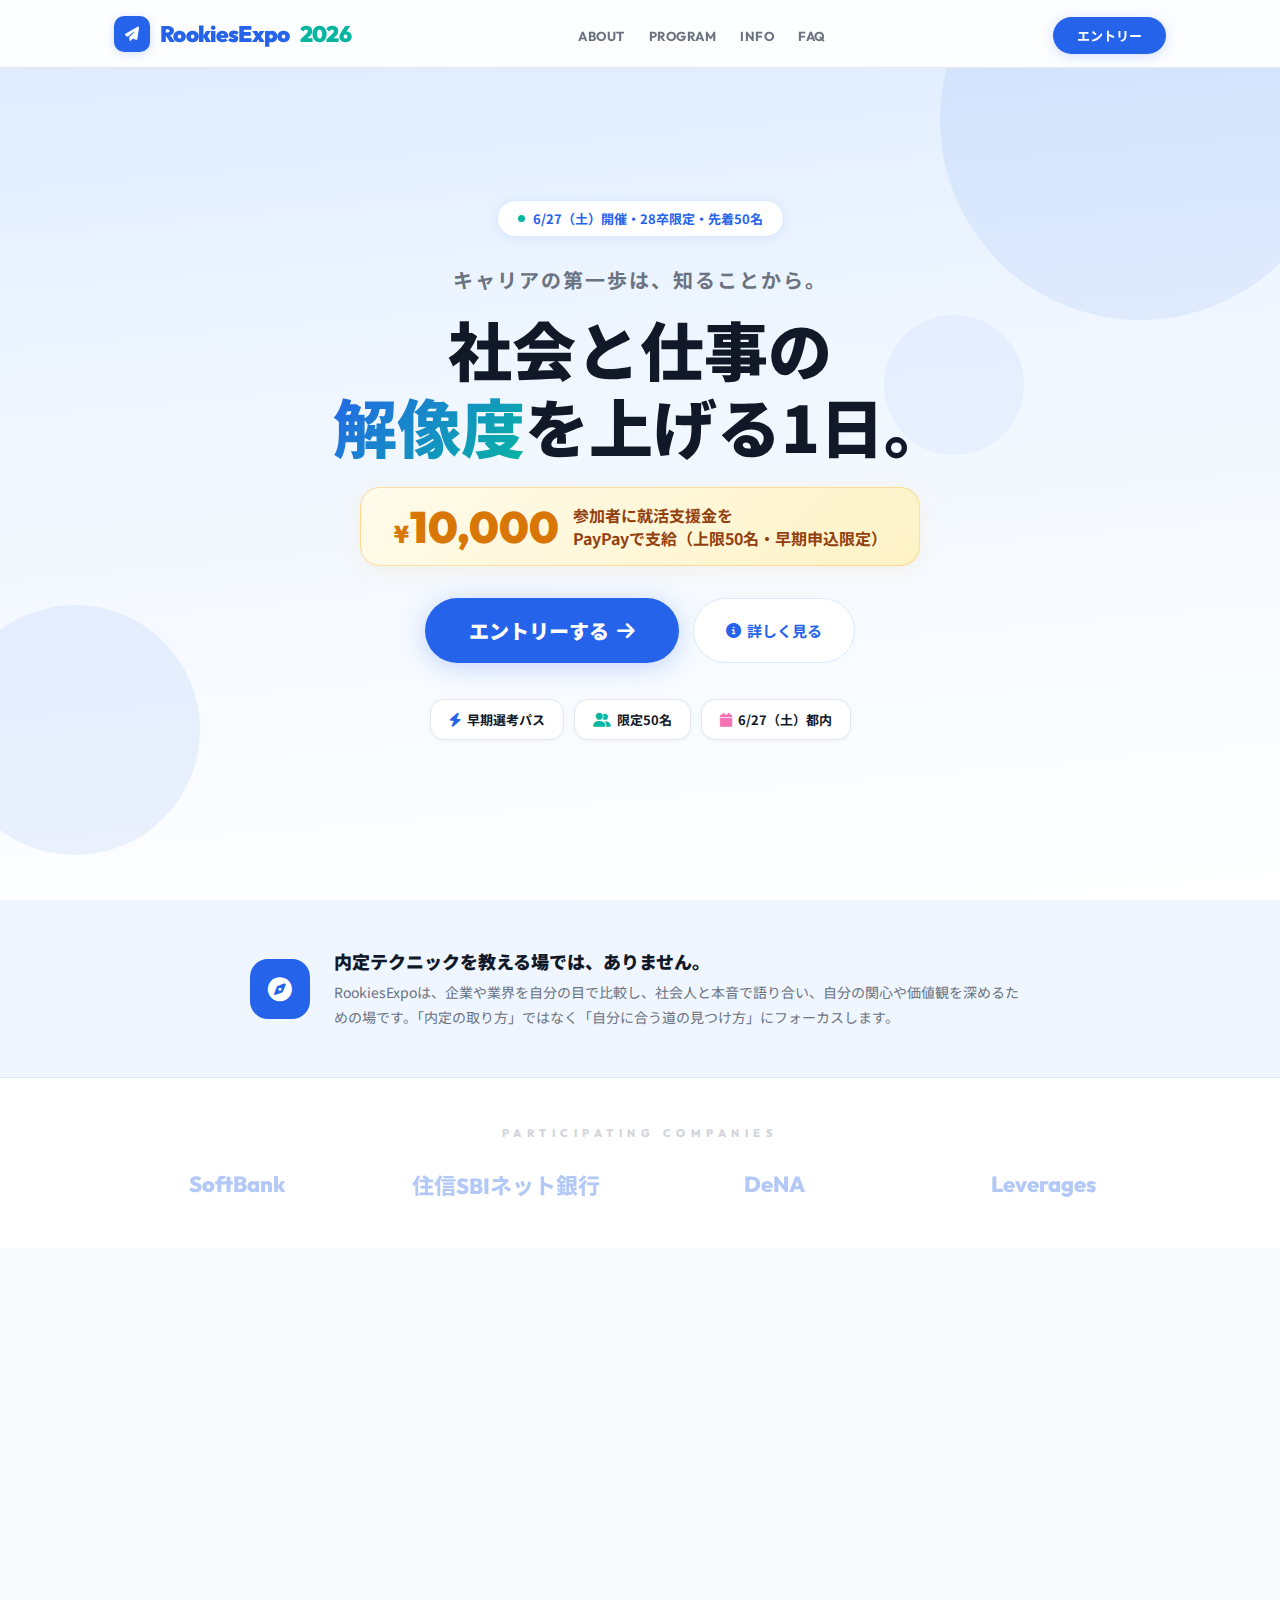
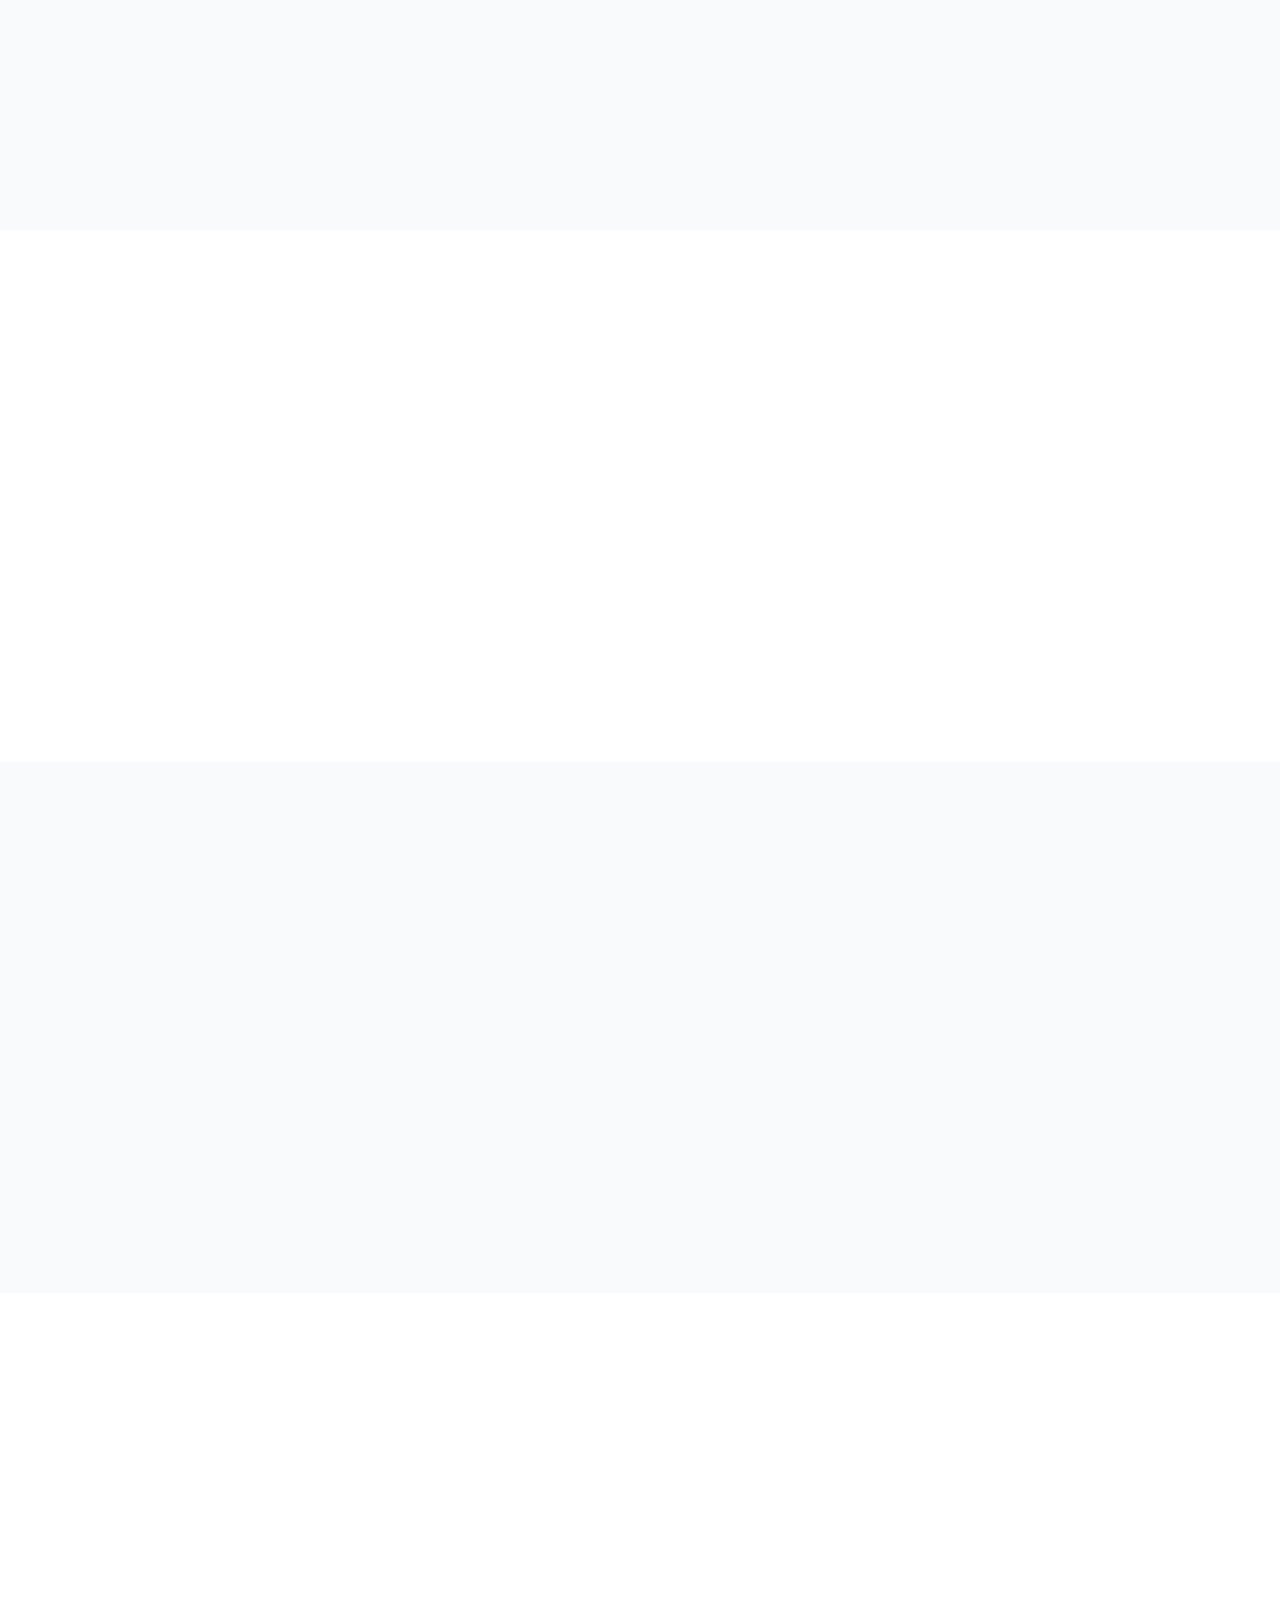
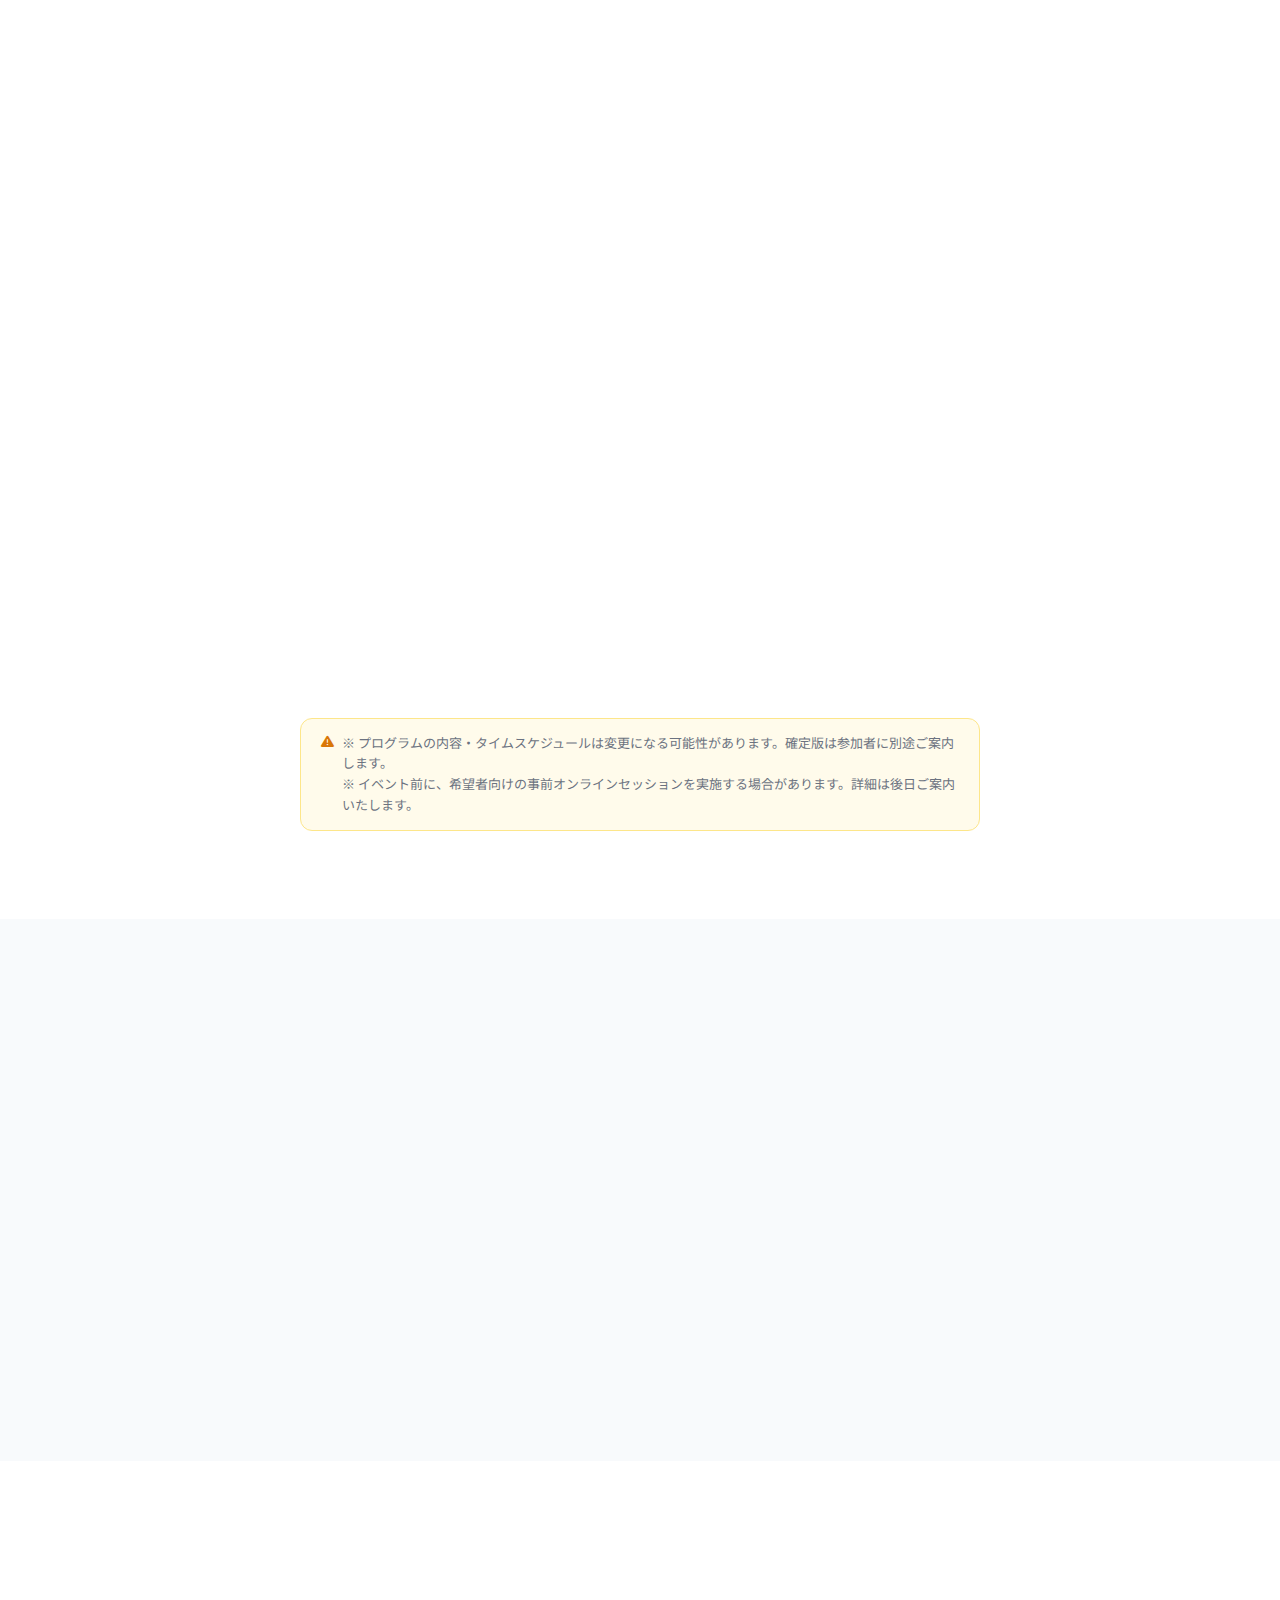
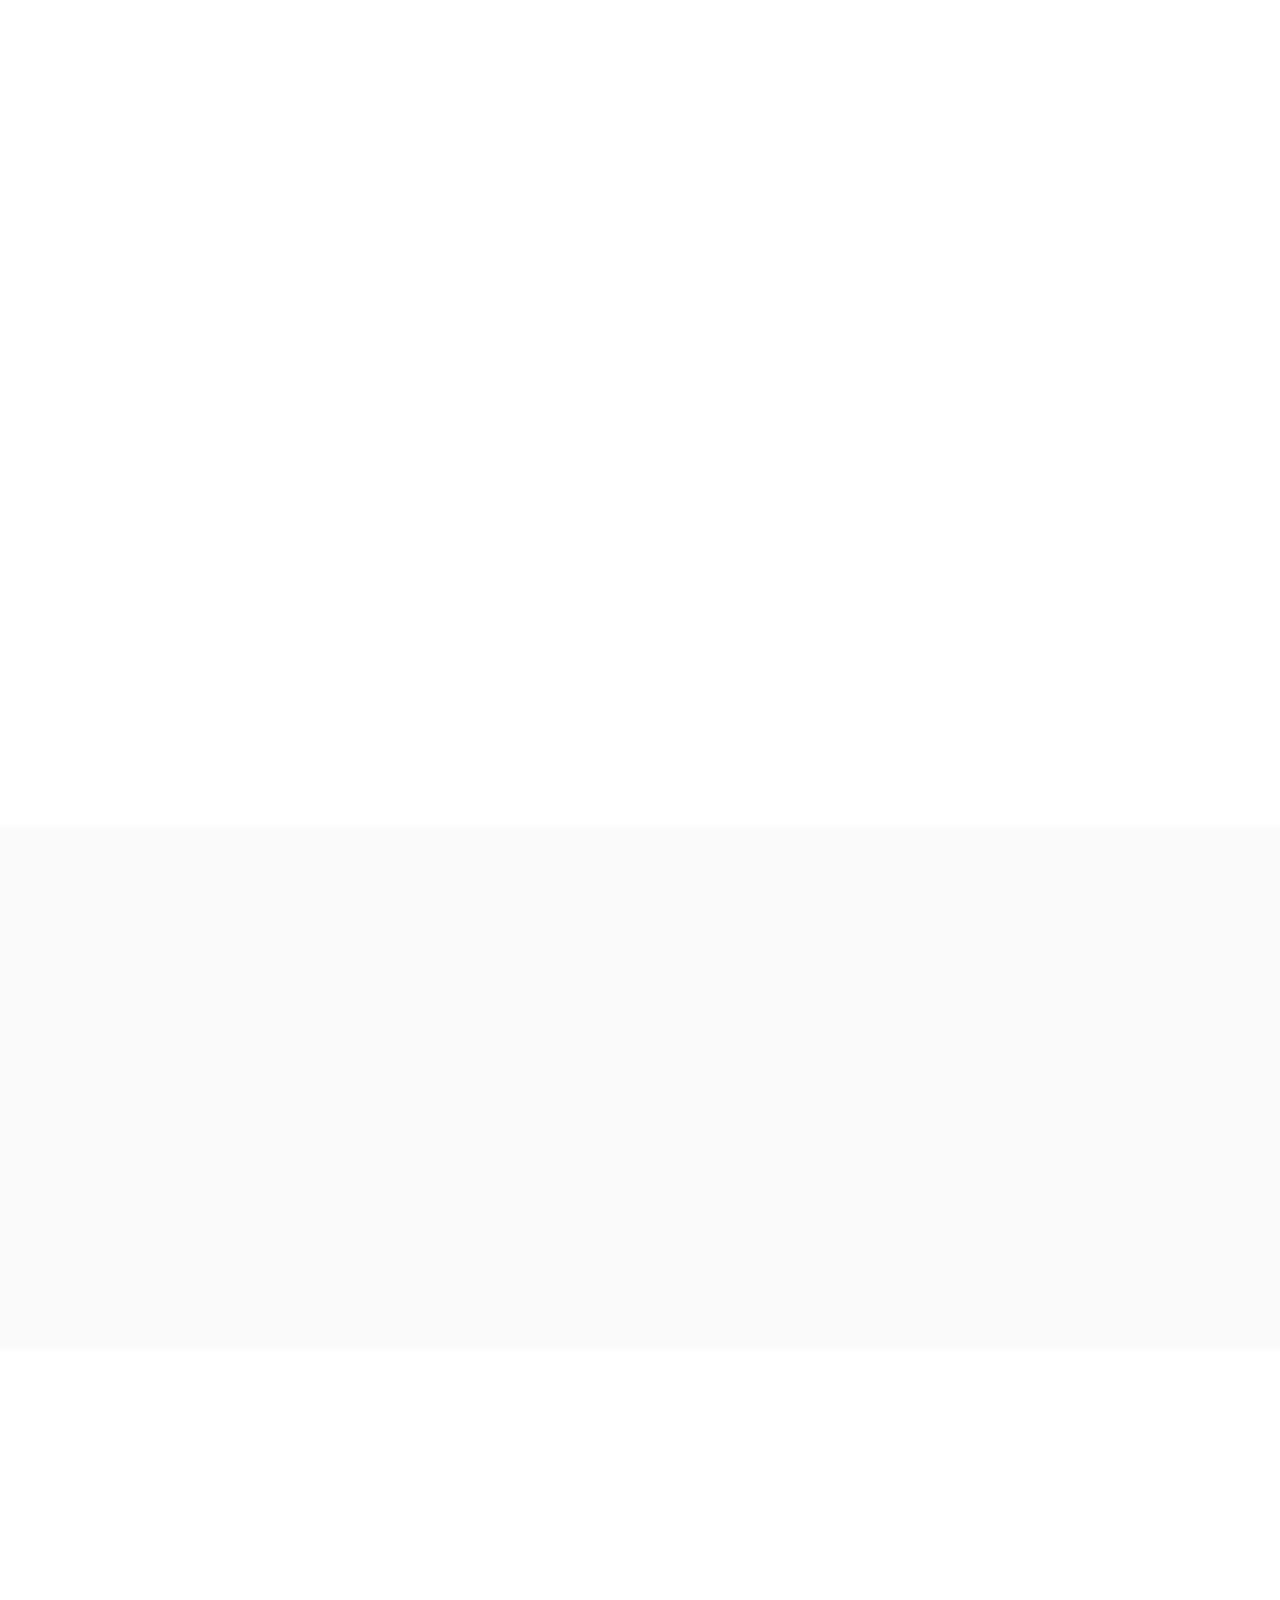
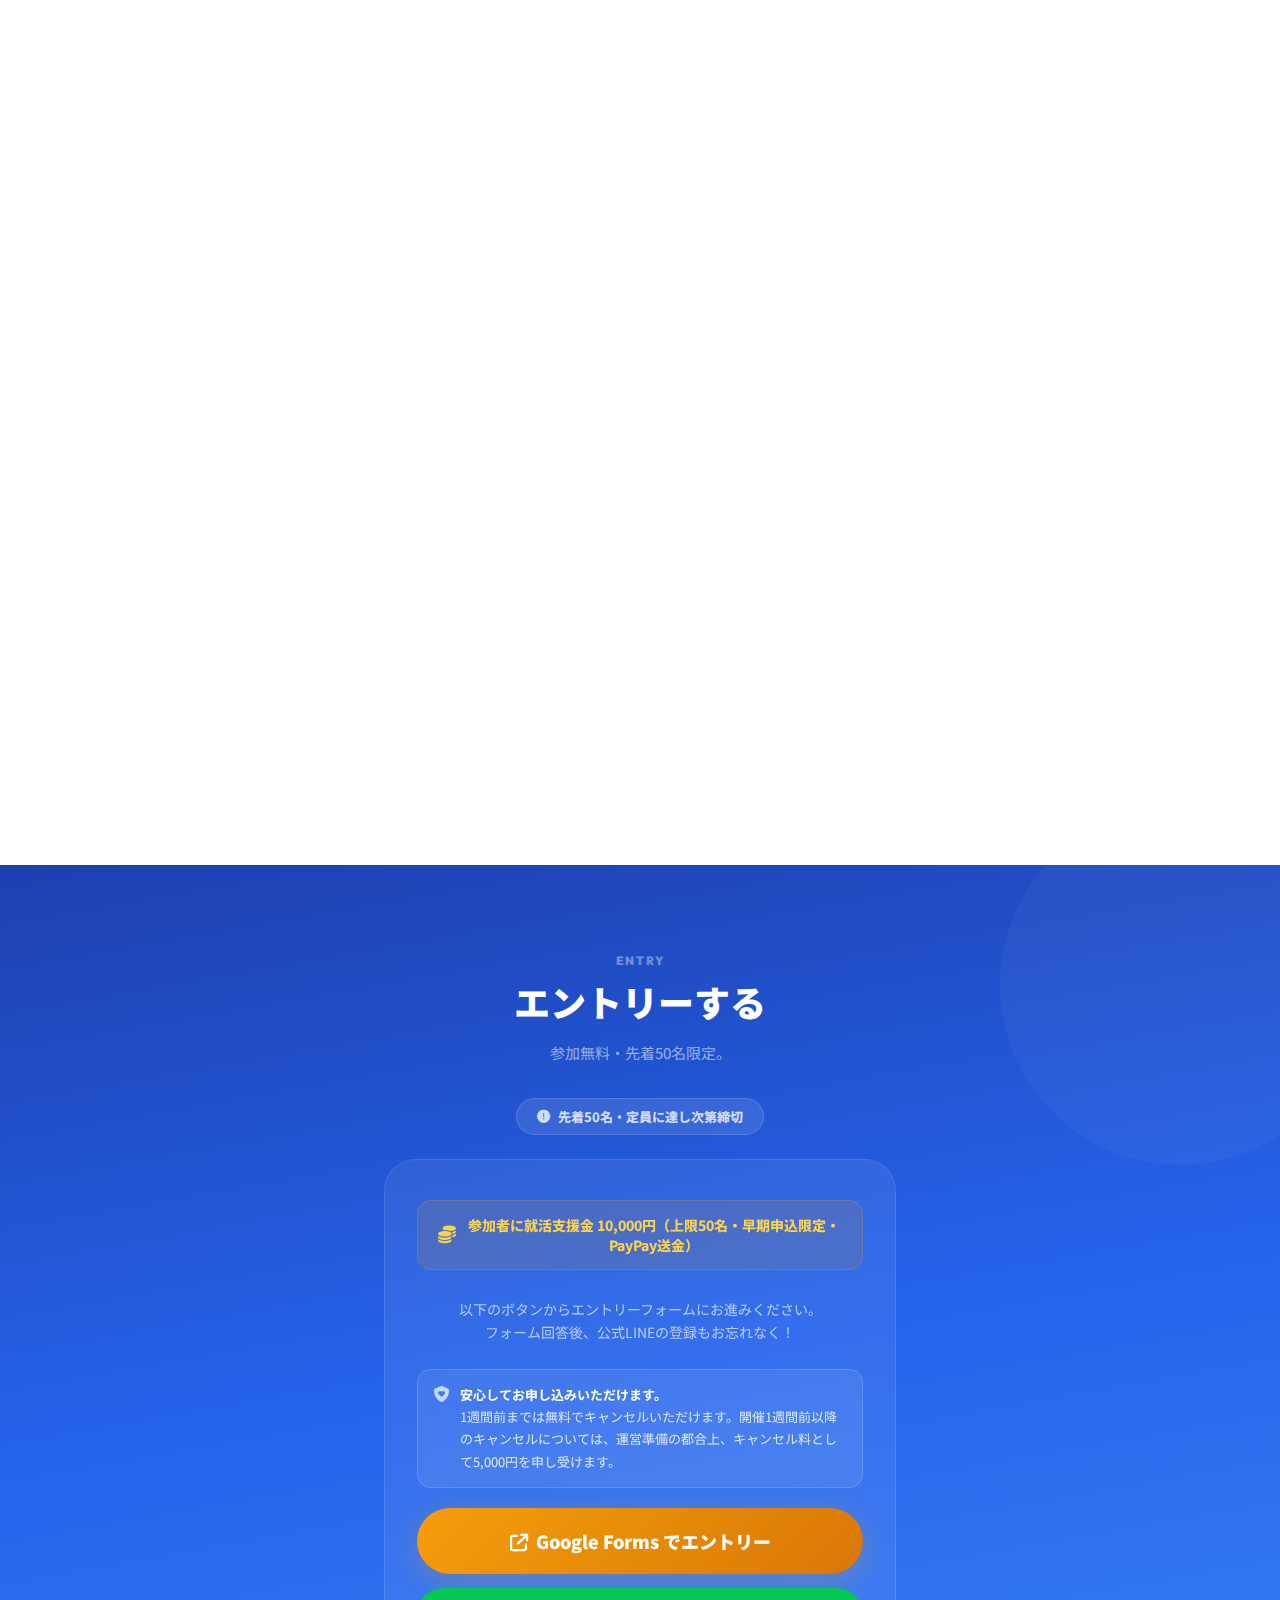
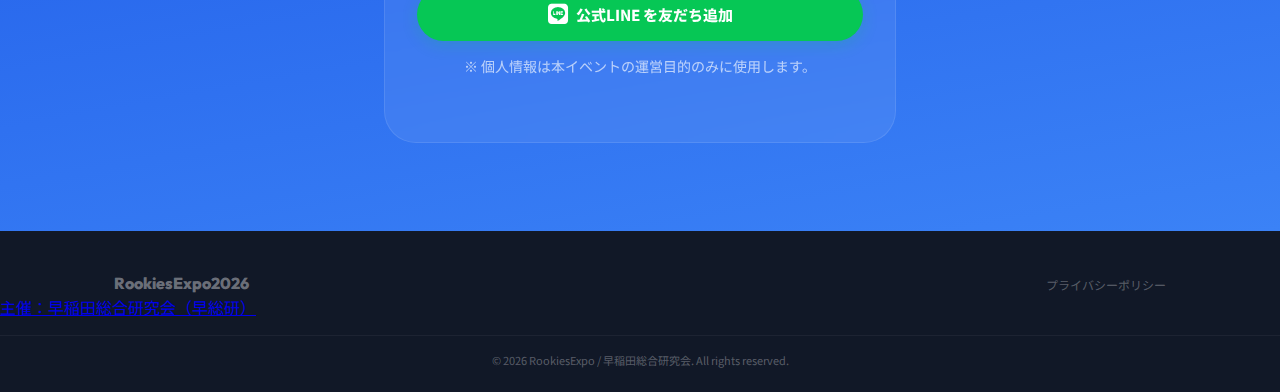
<file: RookiesExpo2026_v2.html>
<!DOCTYPE html>
<html lang="ja" class="scroll-smooth">
<head>
    <meta charset="UTF-8">
    <meta name="viewport" content="width=device-width, initial-scale=1.0">
    <title>【RookiesExpo2026】28卒限定｜社会と仕事の解像度を上げる、キャリア探索イベント。</title>
    <meta property="og:title" content="RookiesExpo2026｜28卒限定キャリア探索イベント">
    <meta property="og:description" content="早慶・東大・国公立・GMARCH 28卒限定。参加者にPayPayで1万円支給（人数上限50名・早期申し込み限定）。企業との座談会を通じて、キャリアの解像度を上げる1日。">
    <meta property="og:type" content="website">
    <meta name="twitter:card" content="summary_large_image">
    <meta name="description" content="RookiesExpo2026｜28卒限定キャリア探索イベント。参加者に就活支援金1万円（人数上限50名・早期申し込み限定）。6/27(土)都内開催。">

    <link href="https://fonts.googleapis.com/css2?family=Noto+Sans+JP:wght@400;500;700;900&family=Outfit:wght@400;600;700;800;900&display=swap" rel="stylesheet">
    <link rel="stylesheet" href="https://cdnjs.cloudflare.com/ajax/libs/font-awesome/6.5.1/css/all.min.css">

    <style>
        :root {
            --primary: #2563EB;
            --primary-dark: #1D4ED8;
            --primary-light: #EFF6FF;
            --accent: #06B6A0;
            --gold: #F59E0B;
            --gold-dark: #D97706;
            --coral: #F472B6;
            --text: #111827;
            --text-sub: #6B7280;
            --bg: #F8FAFC;
            --white: #FFFFFF;
            --r-lg: 24px;
            --r-xl: 32px;
        }
        * { margin: 0; padding: 0; box-sizing: border-box; }
        body {
            font-family: 'Noto Sans JP', sans-serif;
            color: var(--text); background: var(--white);
            -webkit-font-smoothing: antialiased; overflow-x: hidden;
        }

        /* ─── Header ─── */
        .header {
            position: fixed; top: 0; left: 0; right: 0; z-index: 100;
            background: rgba(255,255,255,.92); backdrop-filter: blur(14px);
            border-bottom: 1px solid #E5E7EB; height: 68px;
        }
        .header-inner {
            max-width: 1100px; margin: 0 auto; padding: 0 24px;
            height: 100%; display: flex; align-items: center; justify-content: space-between;
        }
        .logo {
            font-family: 'Outfit', sans-serif; font-weight: 900; font-size: 1.4rem;
            color: var(--primary); text-decoration: none; display: flex; align-items: center; gap: 10px;
            letter-spacing: -0.03em;
        }
        .logo-mark {
            width: 36px; height: 36px; background: var(--primary); border-radius: 10px;
            display: grid; place-items: center; box-shadow: 0 2px 10px rgba(37,99,235,.2);
        }
        .logo-mark i { color: #fff; font-size: 14px; }
        .logo .acc { color: var(--accent); }
        .nav { display: flex; gap: 24px; list-style: none; }
        .nav a {
            font-family: 'Outfit', sans-serif; font-weight: 700; font-size: 13px;
            color: var(--text-sub); text-decoration: none; letter-spacing: .04em;
            text-transform: uppercase; transition: color .2s;
        }
        .nav a:hover { color: var(--primary); }
        .hdr-cta {
            background: var(--primary); color: #fff; padding: 9px 24px; border-radius: 100px;
            font-weight: 700; font-size: 13px; text-decoration: none; transition: all .2s;
            box-shadow: 0 2px 12px rgba(37,99,235,.2);
        }
        .hdr-cta:hover { background: var(--primary-dark); }
        .mob-toggle { display: none; background: none; border: none; font-size: 22px; cursor: pointer; color: var(--text); }
        .mob-nav {
            display: none; position: fixed; top: 68px; left: 0; right: 0; background: #fff;
            padding: 20px 24px; box-shadow: 0 8px 24px rgba(0,0,0,.06); z-index: 99;
        }
        .mob-nav.open { display: block; }
        .mob-nav a { display: block; padding: 14px 0; font-weight: 700; font-size: 15px; color: var(--text); text-decoration: none; border-bottom: 1px solid #F3F4F6; }
        @media (max-width: 768px) {
            .nav, .hdr-cta-wrap { display: none; }
            .mob-toggle { display: block; }
        }

        /* ─── Hero (bright) ─── */
        .hero {
            position: relative; min-height: 100vh; min-height: 100dvh;
            display: flex; align-items: center;
            padding: 100px 0 60px; overflow: hidden;
            background: linear-gradient(175deg, #DBEAFE 0%, #EFF6FF 40%, #FFFFFF 100%);
        }
        .hero::before {
            content: ''; position: absolute; inset: 0;
            background: url('https://images.unsplash.com/photo-1486406146926-c627a92ad1ab?auto=format&fit=crop&w=2000&q=80') center bottom/cover;
            opacity: 0.06;
        }
        /* decorative circles */
        .hero-circle {
            position: absolute; border-radius: 50%; opacity: .08;
            background: var(--primary); animation: drift 20s ease-in-out infinite;
        }
        .hero-circle.c1 { width: 400px; height: 400px; top: -80px; right: -60px; }
        .hero-circle.c2 { width: 250px; height: 250px; bottom: 5%; left: -50px; animation-delay: -6s; }
        .hero-circle.c3 { width: 140px; height: 140px; top: 35%; right: 20%; animation-delay: -12s; opacity: .05; }
        @keyframes drift {
            0%, 100% { transform: translateY(0); }
            50% { transform: translateY(-20px); }
        }

        .hero-content { position: relative; z-index: 2; text-align: center; max-width: 780px; margin: 0 auto; }
        .hero-badge {
            display: inline-flex; align-items: center; gap: 8px;
            background: var(--white); border: 1px solid #DBEAFE;
            padding: 8px 20px; border-radius: 100px;
            font-weight: 700; font-size: 13px; color: var(--primary);
            box-shadow: 0 2px 12px rgba(37,99,235,.08);
            margin-bottom: 28px;
        }
        .hero-badge .dot { width: 7px; height: 7px; border-radius: 50%; background: var(--accent); animation: blink 2s infinite; }
        @keyframes blink { 0%,100%{ opacity:1; } 50%{ opacity:.3; } }

        .hero-sub {
            font-size: clamp(15px, 2vw, 20px); font-weight: 700;
            color: var(--text-sub); letter-spacing: .1em; margin-bottom: 16px;
        }
        .hero-title {
            font-size: clamp(32px, 6vw, 64px); font-weight: 900;
            line-height: 1.2; margin-bottom: 24px; color: var(--text);
        }
        .hero-title .em {
            background: linear-gradient(135deg, var(--primary), var(--accent));
            -webkit-background-clip: text; -webkit-text-fill-color: transparent;
        }

        /* money callout in hero */
        .hero-money {
            display: inline-flex; align-items: center; gap: 14px;
            background: linear-gradient(135deg, #FFFBEB, #FEF3C7);
            border: 1.5px solid rgba(245,158,11,.3);
            padding: 16px 32px; border-radius: 20px; margin-bottom: 32px;
            box-shadow: 0 4px 20px rgba(245,158,11,.1);
            flex-wrap: wrap; justify-content: center;
        }
        .hero-money-amt {
            font-family: 'Outfit', sans-serif; font-weight: 900;
            font-size: clamp(30px, 5vw, 44px); color: var(--gold-dark); line-height: 1;
        }
        .hero-money-amt .yen { font-size: .55em; }
        .hero-money-txt { font-size: clamp(13px, 1.6vw, 16px); font-weight: 700; color: #92400E; line-height: 1.4; text-align: left; }
        .hero-money-note { display: inline-block; }
        @media (max-width: 640px) {
            .hero-money { padding: 14px 18px; gap: 10px; }
            .hero-money-txt { text-align: center; font-size: 12px; }
            .entry-money { flex-wrap: wrap; line-height: 1.6; }
        }

        .hero-cta-row { display: flex; flex-wrap: wrap; justify-content: center; gap: 14px; margin-bottom: 36px; }
        .hero-cta {
            display: inline-flex; align-items: center; gap: 8px;
            background: var(--primary); color: #fff;
            font-weight: 900; font-size: clamp(15px, 2vw, 20px);
            padding: 18px 44px; border-radius: 100px; text-decoration: none;
            box-shadow: 0 4px 24px rgba(37,99,235,.25); transition: all .25s;
        }
        .hero-cta:hover { background: var(--primary-dark); transform: translateY(-2px); box-shadow: 0 8px 32px rgba(37,99,235,.3); }
        .hero-cta-ghost {
            display: inline-flex; align-items: center; gap: 6px;
            background: var(--white); border: 1.5px solid #DBEAFE;
            color: var(--primary); font-weight: 700; font-size: 15px;
            padding: 16px 32px; border-radius: 100px; text-decoration: none;
            transition: all .2s;
        }
        .hero-cta-ghost:hover { background: var(--primary-light); }

        .hero-tags { display: flex; flex-wrap: wrap; justify-content: center; gap: 10px; }
        .hero-tag {
            display: flex; align-items: center; gap: 6px;
            background: var(--white); border: 1px solid #E5E7EB;
            padding: 10px 18px; border-radius: 14px;
            font-weight: 700; font-size: 13px; color: var(--text);
            box-shadow: 0 1px 4px rgba(0,0,0,.04);
        }
        .hero-tag i { font-size: 14px; }
        .t-blue { color: var(--primary); }
        .t-green { color: var(--accent); }
        .t-gold { color: var(--gold); }
        .t-pink { color: var(--coral); }

        /* ─── Container ─── */
        .container { max-width: 1100px; margin: 0 auto; padding: 0 24px; }

        /* ─── Section common ─── */
        .sec-label {
            font-family: 'Outfit', sans-serif; font-weight: 800; font-size: 12px;
            color: var(--primary); letter-spacing: .15em; text-transform: uppercase; margin-bottom: 10px;
        }
        .sec-title { font-size: clamp(22px, 3.5vw, 38px); font-weight: 900; line-height: 1.3; margin-bottom: 14px; }
        .sec-desc { font-size: 15px; color: var(--text-sub); line-height: 1.8; max-width: 560px; }

        /* ─── Concept ─── */
        .concept { background: var(--primary-light); padding: 48px 0; border-bottom: 1px solid #DBEAFE; }
        .concept-row {
            display: grid; grid-template-columns: auto 1fr; gap: 24px;
            align-items: center; max-width: 780px; margin: 0 auto;
        }
        .concept-icon { width: 60px; height: 60px; background: var(--primary); border-radius: 18px; display: grid; place-items: center; }
        .concept-icon i { color: #fff; font-size: 24px; }
        .concept-body h3 { font-size: 18px; font-weight: 900; margin-bottom: 6px; }
        .concept-body p { font-size: 14px; color: var(--text-sub); line-height: 1.75; }
        @media (max-width: 640px) { .concept-row { grid-template-columns: 1fr; text-align: center; justify-items: center; } }

        /* ─── Partners ─── */
        .partners { background: var(--white); padding: 48px 0; }
        .partners-lbl {
            text-align: center; font-family: 'Outfit', sans-serif; font-size: 11px;
            font-weight: 800; color: #D1D5DB; letter-spacing: .5em; text-transform: uppercase; margin-bottom: 28px;
        }
        .partners-row {
            display: grid; grid-template-columns: repeat(4, 1fr);
            gap: 24px; text-align: center; align-items: center; opacity: .35; transition: opacity .5s;
        }
        .partners-row:hover { opacity: .7; }
        .p-name { font-family: 'Outfit','Noto Sans JP',sans-serif; font-weight: 800; font-size: clamp(14px, 2.2vw, 22px); color: var(--primary); }
        @media (max-width: 640px) { .partners-row { grid-template-columns: repeat(2, 1fr); gap: 16px; } }

        /* ─── Cards grid (uniform) ─── */
        .cards-sec { padding: 88px 0; }
        .cards-sec.alt { background: var(--bg); }
        .cards-grid { display: grid; grid-template-columns: repeat(3, 1fr); gap: 20px; margin-top: 44px; }
        @media (max-width: 768px) { .cards-grid { grid-template-columns: 1fr; } }

        .card {
            background: var(--white); border-radius: var(--r-xl); padding: 40px 28px;
            border: 1px solid #E5E7EB; transition: all .3s;
        }
        .cards-sec.alt .card { border-color: #F3F4F6; box-shadow: 0 2px 16px rgba(0,0,0,.03); }
        .card:hover { transform: translateY(-4px); box-shadow: 0 8px 32px rgba(0,0,0,.06); }

        .card-icon {
            width: 52px; height: 52px; border-radius: 16px; display: grid; place-items: center;
            font-size: 22px; margin-bottom: 20px;
        }
        .card-icon.ci-blue { background: var(--primary-light); color: var(--primary); }
        .card-icon.ci-green { background: #ECFDF5; color: var(--accent); }
        .card-icon.ci-gold { background: #FFFBEB; color: var(--gold-dark); }
        .card-icon.ci-pink { background: #FDF2F8; color: var(--coral); }

        .card h3 { font-size: 18px; font-weight: 800; margin-bottom: 10px; }
        .card p { font-size: 14px; color: var(--text-sub); line-height: 1.7; }

        /* centered card variant */
        .card.centered { text-align: center; }
        .card.centered .card-icon { margin: 0 auto 20px; }

        /* ─── Target ─── */
        .target-card {
            background: var(--white); border-radius: var(--r-xl); padding: 44px;
            max-width: 760px; margin: 44px auto 0; border: 1px solid #E5E7EB;
        }
        .tc-row { display: flex; align-items: flex-start; gap: 14px; margin-bottom: 18px; }
        .tc-row:last-child { margin-bottom: 0; }
        .tc-check {
            flex-shrink: 0; width: 28px; height: 28px; border-radius: 8px;
            background: var(--accent); display: grid; place-items: center;
            color: #fff; font-size: 12px;
        }
        .tc-text h4 { font-weight: 800; font-size: 15px; margin-bottom: 4px; }
        .tc-text p { font-size: 14px; color: var(--text-sub); line-height: 1.6; }
        .uni-tags { margin-top: 8px; display: flex; flex-wrap: wrap; gap: 6px; }
        .uni-tag {
            background: var(--primary-light); color: var(--primary);
            font-size: 12px; font-weight: 700; padding: 3px 10px; border-radius: 6px;
        }
        @media (max-width: 640px) { .target-card { padding: 28px 20px; } }

        /* ─── Flow ─── */
        .flow-timeline { max-width: 680px; margin: 44px auto 0; position: relative; }
        .flow-timeline::before {
            content: ''; position: absolute; top: 0; bottom: 0; left: 24px;
            width: 2px; background: linear-gradient(to bottom, var(--primary), var(--accent)); opacity: .12;
        }
        .fl-step {
            display: grid; grid-template-columns: 50px 1fr; gap: 16px;
            margin-bottom: 20px; position: relative;
        }
        .fl-step:last-child { margin-bottom: 0; }
        .fl-num {
            width: 50px; height: 50px; border-radius: 16px; display: grid; place-items: center;
            font-family: 'Outfit', sans-serif; font-weight: 900; font-size: 16px;
            background: var(--primary-light); color: var(--primary); position: relative; z-index: 2;
        }
        .fl-step.hl .fl-num { background: var(--primary-light); color: var(--primary); }
        .fl-body {
            background: var(--bg); border-radius: 18px; padding: 20px 24px;
            border: 1px solid #F3F4F6;
        }
        .fl-step.hl .fl-body { background: var(--primary-light); border-color: #DBEAFE; }
        .fl-lbl { font-size: 12px; color: var(--text-sub); font-weight: 600; margin-bottom: 3px; }
        .fl-title { font-size: 16px; font-weight: 800; margin-bottom: 4px; }
        .fl-desc { font-size: 13px; color: var(--text-sub); line-height: 1.7; }

        .fl-note {
            max-width: 680px; margin: 24px auto 0;
            background: #FFFBEB; border: 1px solid #FDE68A; border-radius: 12px;
            padding: 14px 20px; font-size: 13px; color: var(--text-sub); line-height: 1.6;
            display: flex; align-items: flex-start; gap: 8px;
        }
        .fl-note i { color: var(--gold-dark); margin-top: 2px; flex-shrink: 0; }

        /* ─── Info table ─── */
        .info-card {
            background: var(--white); border-radius: var(--r-xl); padding: 44px;
            max-width: 760px; margin: 44px auto 0; border: 1px solid #E5E7EB;
        }
        .info-tbl { width: 100%; border-collapse: collapse; }
        .info-tbl tr { border-bottom: 1px solid #F3F4F6; }
        .info-tbl tr:last-child { border-bottom: none; }
        .info-tbl th {
            text-align: left; padding: 16px 16px 16px 0; font-weight: 700;
            font-size: 13px; color: var(--primary); white-space: nowrap; vertical-align: top; width: 100px;
        }
        .info-tbl td { padding: 16px 0; font-size: 14px; line-height: 1.7; }
        .info-tbl .sub { font-size: 12px; color: var(--text-sub); }
        @media (max-width: 640px) {
            .info-card { padding: 28px 20px; }
            .info-tbl th, .info-tbl td { display: block; padding: 4px 0; width: 100%; }
            .info-tbl tr { padding: 10px 0; display: block; }
        }

        /* ─── Entry flow steps ─── */
        .entry-flow {
            display: grid; grid-template-columns: repeat(4, 1fr); gap: 16px;
            margin: 36px auto 0; max-width: 760px;
        }
        @media (max-width: 768px) { .entry-flow { grid-template-columns: repeat(2, 1fr); } }
        .ef-step {
            background: var(--white); border: 1px solid #E5E7EB; border-radius: 18px;
            padding: 24px 16px; text-align: center; position: relative;
        }
        .ef-num {
            font-family: 'Outfit', sans-serif; font-weight: 900; font-size: 13px;
            color: var(--white); background: var(--primary); width: 28px; height: 28px;
            border-radius: 50%; display: grid; place-items: center; margin: 0 auto 12px;
        }
        .ef-icon { font-size: 24px; color: var(--primary); margin-bottom: 10px; }
        .ef-title { font-size: 14px; font-weight: 800; margin-bottom: 6px; }
        .ef-desc { font-size: 12px; color: var(--text-sub); line-height: 1.5; }

        /* ─── Voices ─── */
        .voice-card {
            background: var(--bg); border-radius: var(--r-lg); padding: 28px;
            border: 1px solid #F3F4F6;
        }
        .voice-meta { display: flex; align-items: center; gap: 12px; margin-bottom: 14px; }
        .voice-av {
            width: 40px; height: 40px; border-radius: 50%; background: var(--primary);
            display: grid; place-items: center; font-weight: 800; color: #fff; font-size: 15px;
            font-family: 'Outfit', sans-serif;
        }
        .voice-name { font-weight: 700; font-size: 14px; }
        .voice-uni { font-size: 12px; color: var(--text-sub); }
        .voice-txt { font-size: 14px; color: var(--text-sub); line-height: 1.8; }

        /* ─── FAQ ─── */
        .faq-list { max-width: 680px; margin: 44px auto 0; }
        .faq-item { background: var(--white); border-radius: 18px; margin-bottom: 12px; border: 1px solid #E5E7EB; overflow: hidden; }
        .faq-q {
            padding: 20px 24px; font-weight: 700; font-size: 15px; cursor: pointer;
            display: flex; align-items: center; justify-content: space-between; gap: 14px;
            user-select: none; transition: background .15s;
        }
        .faq-q:hover { background: #FAFAFA; }
        .faq-q .arr { transition: transform .25s; font-size: 12px; color: var(--primary); flex-shrink: 0; }
        .faq-item.open .faq-q .arr { transform: rotate(180deg); }
        .faq-a { max-height: 0; overflow: hidden; transition: max-height .3s ease, padding .3s; padding: 0 24px; }
        .faq-item.open .faq-a { max-height: 300px; padding: 0 24px 20px; }
        .faq-a p { font-size: 14px; color: var(--text-sub); line-height: 1.8; }

        /* ─── Entry CTA ─── */
        .entry-sec {
            background: linear-gradient(170deg, #1E40AF 0%, #2563EB 50%, #3B82F6 100%);
            padding: 88px 0; position: relative; overflow: hidden;
        }
        .entry-sec::before {
            content: ''; position: absolute; top: -60px; right: -80px;
            width: 360px; height: 360px; border-radius: 50%; background: rgba(255,255,255,.04);
        }
        .entry-inner { position: relative; z-index: 2; text-align: center; max-width: 560px; margin: 0 auto; }
        .entry-sec .sec-label { color: rgba(255,255,255,.4); }
        .entry-sec .sec-title { color: #fff; }
        .entry-sec .sec-desc { color: rgba(255,255,255,.55); margin: 0 auto 32px; }

        .entry-remaining {
            display: inline-flex; align-items: center; gap: 8px;
            background: rgba(255,255,255,.1); border: 1px solid rgba(255,255,255,.15);
            padding: 8px 20px; border-radius: 100px;
            color: rgba(255,255,255,.8); font-weight: 800; font-size: 13px; margin-bottom: 24px;
        }
        .entry-box {
            background: rgba(255,255,255,.07); backdrop-filter: blur(14px);
            border: 1px solid rgba(255,255,255,.1); border-radius: var(--r-xl);
            padding: 40px 32px;
        }
        .entry-assurance {
            display: flex;
            align-items: flex-start;
            gap: 10px;
            margin: 0 0 20px;
            padding: 14px 16px;
            background: rgba(255,255,255,.08);
            border: 1px solid rgba(255,255,255,.14);
            border-radius: 14px;
            text-align: left;
        }
        
        .entry-assurance i {
            color: #BFDBFE;
            font-size: 16px;
            margin-top: 2px;
            flex-shrink: 0;
        }
        
        .entry-assurance p {
            margin: 0;
            color: rgba(255,255,255,.82);
            font-size: 13px;
            line-height: 1.7;
        }
        
        .entry-assurance strong {
            color: #FFFFFF;
        }
        .entry-money {
            display: flex; align-items: center; justify-content: center; gap: 10px;
            background: rgba(245,158,11,.12); border: 1px solid rgba(245,158,11,.2);
            border-radius: 14px; padding: 14px 20px; margin-bottom: 28px;
            color: #FCD34D; font-weight: 800; font-size: 14px;
        }
        .entry-money i { font-size: 18px; }
        .entry-box > p { color: rgba(255,255,255,.65); font-size: 14px; line-height: 1.7; margin-bottom: 24px; }
        .entry-cta-btn {
            display: block; width: 100%; text-align: center;
            background: linear-gradient(135deg, var(--gold), var(--gold-dark));
            color: #fff; font-size: 18px; font-weight: 900; padding: 20px;
            border-radius: 100px; text-decoration: none;
            box-shadow: 0 6px 28px rgba(245,158,11,.25); transition: all .25s;
        }
        .entry-cta-btn:hover { transform: translateY(-2px); box-shadow: 0 10px 36px rgba(245,158,11,.35); }
        .entry-line-btn {
            display: flex; align-items: center; justify-content: center; gap: 8px;
            margin-top: 14px; background: #06C755; color: #fff;
            font-weight: 800; font-size: 15px; padding: 16px;
            border-radius: 100px; text-decoration: none; transition: all .2s;
            box-shadow: 0 4px 16px rgba(6,199,85,.2);
        }
        .entry-line-btn:hover { transform: translateY(-2px); }
        .entry-note { text-align: center; font-size: 11px; color: rgba(255,255,255,.3); margin-top: 14px; line-height: 1.5; }

        .share-strip { text-align: center; padding: 20px 0 0; }
        .share-strip p { font-size: 11px; color: rgba(255,255,255,.3); margin-bottom: 10px; }
        .share-btns { display: flex; justify-content: center; gap: 10px; }
        .share-btn {
            display: inline-flex; align-items: center; gap: 5px;
            padding: 8px 16px; border-radius: 10px; font-size: 12px;
            font-weight: 700; text-decoration: none; transition: all .2s;
        }
        .share-btn.line { background: #06C755; color: #fff; }
        .share-btn.x { background: rgba(255,255,255,.08); color: #fff; border: 1px solid rgba(255,255,255,.12); }
        .share-btn:hover { transform: translateY(-1px); }

        @media (max-width: 640px) { . { padding: 28px 20px; } }

        /* ─── Footer ─── */
        .footer {
            background: #111827; padding: 40px 0 24px; color: rgba(255,255,255,.3);
        }
        .footer-inner {
            max-width: 1100px; margin: 0 auto; padding: 0 24px;
            display: flex; justify-content: space-between; align-items: center;
            flex-wrap: wrap; gap: 16px;
        }
        .footer-logo { font-family: 'Outfit', sans-serif; font-weight: 800; font-size: 16px; color: rgba(255,255,255,.4); }
        .footer-links { display: flex; gap: 16px; list-style: none; flex-wrap: wrap; }
        .footer-links a { color: rgba(255,255,255,.3); font-size: 12px; text-decoration: none; transition: color .2s; }
        .footer-links a:hover { color: #fff; }
        .footer-copy { width: 100%; text-align: center; font-size: 11px; margin-top: 16px; padding-top: 16px; border-top: 1px solid rgba(255,255,255,.05); }

        /* ─── Mobile floating CTA ─── */
        .float-cta {
            display: none; position: fixed; bottom: 0; left: 0; right: 0; z-index: 90;
            background: rgba(255,255,255,.95); backdrop-filter: blur(10px);
            padding: 10px 16px; border-top: 1px solid #E5E7EB;
            box-shadow: 0 -2px 16px rgba(0,0,0,.05);
        }
        .float-cta a {
            display: block; text-align: center;
            background: var(--primary); color: #fff;
            font-weight: 900; font-size: 14px; padding: 14px;
            border-radius: 100px; text-decoration: none;
        }
        @media (max-width: 768px) { .float-cta { display: block; } body { padding-bottom: 70px; } }

        /* ─── Anim ─── */
        .fade-up { opacity: 0; transform: translateY(24px); transition: opacity .5s ease, transform .5s ease; }
        .fade-up.vis { opacity: 1; transform: translateY(0); }
    </style>
</head>
<body>

<!-- Header -->
<header class="header">
    <div class="header-inner">
        <a href="#" class="logo">
            <div class="logo-mark"><i class="fa-solid fa-paper-plane"></i></div>
            RookiesExpo<span class="acc">2026</span>
        </a>
        <nav><ul class="nav">
            <li><a href="#about">About</a></li>
            <li><a href="#program">Program</a></li>
            <li><a href="#info">Info</a></li>
            <li><a href="#faq">FAQ</a></li>
        </ul></nav>
        <div class="hdr-cta-wrap"><a href="#entry" class="hdr-cta">エントリー</a></div>
        <button class="mob-toggle" onclick="document.getElementById('mn').classList.toggle('open')" aria-label="メニュー"><i class="fa-solid fa-bars"></i></button>
    </div>
    <nav id="mn" class="mob-nav">
        <a href="#about" onclick="cm()">このイベントについて</a>
        <a href="#program" onclick="cm()">プログラム</a>
        <a href="#info" onclick="cm()">開催概要</a>
        <a href="#faq" onclick="cm()">FAQ</a>
        <a href="#entry" onclick="cm()" style="color:var(--primary);font-weight:900;">エントリーする →</a>
    </nav>
</header>

<!-- Hero -->
<section class="hero">
    <div class="hero-circle c1"></div>
    <div class="hero-circle c2"></div>
    <div class="hero-circle c3"></div>
    <div class="container hero-content">
        <div class="hero-badge">
            <div class="dot"></div>
            6/27（土）開催・28卒限定・先着50名
        </div>
        <p class="hero-sub">キャリアの第一歩は、知ることから。</p>
        <h1 class="hero-title">社会と仕事の<br><span class="em">解像度</span>を上げる1日。</h1>

        <div class="hero-money">
            <div class="hero-money-amt"><span class="yen">¥</span>10,000</div>
            <div class="hero-money-txt">参加者に就活支援金を<br>PayPayで支給<span class="hero-money-note">（上限50名・早期申込限定）</span></div>
        </div>

        <div class="hero-cta-row">
            <a href="https://forms.gle/NnWyNoVyabBE7ZSF8" target="_blank" rel="noopener" class="hero-cta">
                エントリーする <i class="fa-solid fa-arrow-right"></i>
            </a>
            <a href="#about" class="hero-cta-ghost">
                <i class="fa-solid fa-circle-info"></i> 詳しく見る
            </a>
        </div>

        <div class="hero-tags">
            <div class="hero-tag"><i class="fa-solid fa-bolt t-blue"></i> 早期選考パス</div>
            <div class="hero-tag"><i class="fa-solid fa-user-group t-green"></i> 限定50名</div>
            <div class="hero-tag"><i class="fa-solid fa-calendar t-pink"></i> 6/27（土）都内</div>
        </div>
    </div>
</section>

<!-- Concept -->
<section class="concept">
    <div class="container">
        <div class="concept-row">
            <div class="concept-icon"><i class="fa-solid fa-compass"></i></div>
            <div class="concept-body">
                <h3>内定テクニックを教える場では、ありません。</h3>
                <p>RookiesExpoは、企業や業界を自分の目で比較し、社会人と本音で語り合い、自分の関心や価値観を深めるための場です。「内定の取り方」ではなく「自分に合う道の見つけ方」にフォーカスします。</p>
            </div>
        </div>
    </div>
</section>

<!-- Partners -->
<section class="partners">
    <div class="container">
        <p class="partners-lbl">Participating Companies</p>
        <div class="partners-row">
            <div class="p-name">SoftBank</div>
            <div class="p-name">住信SBIネット銀行</div>
            <div class="p-name">DeNA</div>
            <div class="p-name">Leverages</div>
        </div>
    </div>
</section>

<!-- What You'll Get -->
<section id="about" class="cards-sec alt">
    <div class="container">
        <div style="text-align:center;" class="fade-up">
            <p class="sec-label">What You'll Get</p>
            <h2 class="sec-title">この1日で得られること</h2>
        </div>
        <div class="cards-grid">
            <div class="card fade-up">
                <div class="card-icon ci-blue"><i class="fa-solid fa-binoculars"></i></div>
                <h3>社会と仕事の解像度が上がる</h3>
                <p>企業のショートピッチ＋少人数座談会で、ネットでは得られない「現場のリアル」に触れる。業界や仕事の具体像がクリアになります。</p>
            </div>
            <div class="card fade-up" style="transition-delay:.08s">
                <div class="card-icon ci-green"><i class="fa-solid fa-route"></i></div>
                <h3>自分に合う進路のヒントが見つかる</h3>
                <p>複数の企業・社員と対話する中で、「自分は何に惹かれるのか」「何が合うのか」が言語化されていきます。</p>
            </div>
            <div class="card fade-up" style="transition-delay:.16s">
                <div class="card-icon ci-pink"><i class="fa-solid fa-people-group"></i></div>
                <h3>同世代のネットワークができる</h3>
                <p>チーム制の座談会と共有タイムを通じて、同じフェーズで就活に向き合う仲間とつながれます。</p>
            </div>
        </div>
    </div>
</section>

<!-- Benefits -->
<section class="cards-sec">
    <div class="container">
        <div style="text-align:center;" class="fade-up">
            <p class="sec-label">Special Benefits</p>
            <h2 class="sec-title">参加特典</h2>
        </div>
        <div class="cards-grid">
            <div class="card centered fade-up">
                <div class="card-icon ci-gold"><i class="fa-solid fa-wallet"></i></div>
                <h3>就活支援金 10,000円</h3>
                <p>参加者にイベント後PayPayで送金（上限あり）。交通費・準備費用にお使いください。</p>
            </div>
            <div class="card centered fade-up" style="transition-delay:.08s">
                <div class="card-icon ci-blue"><i class="fa-solid fa-forward-fast"></i></div>
                <h3>早期選考パス</h3>
                <p>マッチした企業から、一次選考免除等の特別選考ルートが提供されます。</p>
            </div>
            <div class="card centered fade-up" style="transition-delay:.16s">
                <div class="card-icon ci-green"><i class="fa-solid fa-calendar-check"></i></div>
                <h3>1on1面談の機会</h3>
                <p>イベント後、興味のある企業と個別面談の機会を設けます。</p>
            </div>
        </div>
    </div>
</section>

<!-- Target -->
<section class="cards-sec alt">
    <div class="container">
        <div style="text-align:center;" class="fade-up">
            <p class="sec-label">Who Can Join</p>
            <h2 class="sec-title">こんな方が対象です</h2>
        </div>
        <div class="target-card fade-up">
            <div class="tc-row">
                <div class="tc-check"><i class="fa-solid fa-check"></i></div>
                <div class="tc-text">
                    <h4>2028年3月に卒業予定の方（28卒）</h4>
                    <p>就活の進捗は問いません。まだ何も始めていない方も大歓迎です。</p>
                </div>
            </div>
            <div class="tc-row">
                <div class="tc-check"><i class="fa-solid fa-check"></i></div>
                <div class="tc-text">
                    <h4>以下の大学・大学院に在籍中の方</h4>
                    <div class="uni-tags">
                        <span class="uni-tag">東京大学</span>
                        <span class="uni-tag">早稲田大学</span>
                        <span class="uni-tag">慶應義塾大学</span>
                        <span class="uni-tag">国公立大学</span>
                        <span class="uni-tag">学習院大学</span>
                        <span class="uni-tag">明治大学</span>
                        <span class="uni-tag">青山学院大学</span>
                        <span class="uni-tag">立教大学</span>
                        <span class="uni-tag">中央大学</span>
                        <span class="uni-tag">法政大学</span>
                    </div>
                </div>
            </div>
        </div>
    </div>
</section>

<!-- Program -->
<section id="program" class="cards-sec">
    <div class="container">
        <div style="text-align:center;" class="fade-up">
            <p class="sec-label">Program</p>
            <h2 class="sec-title">当日のプログラム</h2>
        </div>
        <div class="flow-timeline fade-up">
            <div class="fl-step">
                <div class="fl-num">1</div>
                <div class="fl-body">
                    <div class="fl-lbl">13:00</div>
                    <h4 class="fl-title">オープニング & アイスブレイク</h4>
                    <p class="fl-desc">イベントの趣旨説明の後、チームメンバー同士でアイスブレイク。</p>
                </div>
            </div>
            <div class="fl-step hl">
                <div class="fl-num">2</div>
                <div class="fl-body">
                    <div class="fl-lbl">企業パート</div>
                    <h4 class="fl-title">企業ショートピッチ（5分 × 4社）</h4>
                    <p class="fl-desc">参画企業が事業内容・カルチャー・求める人材像を凝縮プレゼン。</p>
                </div>
            </div>
            <div class="fl-step hl">
                <div class="fl-num">3</div>
                <div class="fl-body">
                    <div class="fl-lbl">メインセッション</div>
                    <h4 class="fl-title">座談会ローテーション（少人数 × 複数ブース）</h4>
                    <p class="fl-desc">少人数テーブルで現場社員と本音トーク。複数ブースをローテーションし、様々な業界・職種のリアルに触れます。</p>
                </div>
            </div>
            <div class="fl-step">
                <div class="fl-num">4</div>
                <div class="fl-body">
                    <div class="fl-lbl">チームタイム</div>
                    <h4 class="fl-title">学生同士の共有タイム</h4>
                    <p class="fl-desc">チームに戻り、座談会で感じたことを共有。他の人の視点から自分の気づきが深まります。</p>
                </div>
            </div>
            <div class="fl-step">
                <div class="fl-num">5</div>
                <div class="fl-body">
                    <div class="fl-lbl">〜17:00</div>
                    <h4 class="fl-title">アンケート & クロージング</h4>
                    <p class="fl-desc">振り返りと、興味のある企業との1on1面談希望を提出。</p>
                </div>
            </div>
            <div class="fl-step">
                <div class="fl-num">6</div>
                <div class="fl-body">
                    <div class="fl-lbl">17:00–19:00</div>
                    <h4 class="fl-title">フリー交流会（任意参加）</h4>
                    <p class="fl-desc">企業の方・学生同士で自由に交流。気になった社員に直接聞けるチャンスです。</p>
                </div>
            </div>
        </div>
        <div class="fl-note">
            <i class="fa-solid fa-triangle-exclamation"></i>
            <span>※ プログラムの内容・タイムスケジュールは変更になる可能性があります。確定版は参加者に別途ご案内します。<br>※ イベント前に、希望者向けの事前オンラインセッションを実施する場合があります。詳細は後日ご案内いたします。</span>
        </div>
    </div>
</section>

<!-- How to Entry -->
<section class="cards-sec alt">
    <div class="container">
        <div style="text-align:center;" class="fade-up">
            <p class="sec-label">How to Entry</p>
            <h2 class="sec-title">エントリー方法</h2>
            <p class="sec-desc" style="margin:0 auto;">4ステップで完了します。</p>
        </div>
        <div class="entry-flow fade-up">
            <div class="ef-step">
                <div class="ef-num">1</div>
                <div class="ef-icon"><i class="fa-solid fa-file-lines"></i></div>
                <h4 class="ef-title">フォームに回答</h4>
                <p class="ef-desc">専用の Google Forms に<br>アクセスして質問に回答</p>
            </div>
            <div class="ef-step">
                <div class="ef-num">2</div>
                <div class="ef-icon"><i class="fa-solid fa-user-pen"></i></div>
                <h4 class="ef-title">紹介者を入力</h4>
                <p class="ef-desc">紹介者がいる場合は<br>漢字フルネームを入力</p>
            </div>
            <div class="ef-step">
                <div class="ef-num">3</div>
                <div class="ef-icon"><i class="fa-brands fa-line"></i></div>
                <h4 class="ef-title">公式LINE登録</h4>
                <p class="ef-desc">公式LINEを追加し、<br>漢字フルネームを送信<br><span style="font-size:11px;color:#9CA3AF;">※LINE名との紐づけのため</span></p>
            </div>
            <div class="ef-step">
                <div class="ef-num">4</div>
                <div class="ef-icon"><i class="fa-solid fa-circle-check"></i></div>
                <h4 class="ef-title">完了！</h4>
                <p class="ef-desc">エントリー完了。<br>当日をお楽しみに！</p>
            </div>
        </div>
    </div>
</section>

<!-- Info -->
<section id="info" class="cards-sec">
    <div class="container">
        <div style="text-align:center;" class="fade-up">
            <p class="sec-label">Event Information</p>
            <h2 class="sec-title">開催概要</h2>
        </div>
        <div class="info-card fade-up">
            <table class="info-tbl">
                <tr><th><i class="fa-regular fa-calendar" style="margin-right:4px;"></i>日程</th><td>2026年6月27日（土）13:00〜17:00<br><span class="sub">交流会 17:00〜19:00（任意参加）</span></td></tr>
                <tr><th><i class="fa-solid fa-location-dot" style="margin-right:4px;"></i>会場</th><td>都内（調整中）<br><span class="sub">確定次第、参加者にご案内いたします。</span></td></tr>
                <tr><th><i class="fa-solid fa-users" style="margin-right:4px;"></i>対象</th><td>28卒（2028年3月卒業予定）の大学生・大学院生<br><span class="sub">早慶・東大・国公立・GMARCH 在籍者</span></td></tr>
                <tr><th><i class="fa-solid fa-user-check" style="margin-right:4px;"></i>定員</th><td><strong style="color:var(--primary);">50名</strong><span class="sub" style="margin-left:6px;">（先着順・定員に達し次第締切）</span></td></tr>
                <tr><th><i class="fa-solid fa-yen-sign" style="margin-right:4px;"></i>参加費</th><td><strong style="color:var(--primary);">無料</strong></td></tr>
                <tr><th><i class="fa-solid fa-wallet" style="margin-right:4px;"></i>支援金</th><td><strong style="color:var(--gold-dark);">10,000円</strong><span class="sub" style="margin-left:6px;">（イベント後、PayPayにて送金）</span></td></tr>
                <tr><th><i class="fa-solid fa-vest" style="margin-right:4px;"></i>服装</th><td>自由（私服推奨・スーツ可）</td></tr>
                <tr><th><i class="fa-solid fa-bag-shopping" style="margin-right:4px;"></i>持ち物</th><td>学生証、筆記用具</td></tr>
                <tr><th><i class="fa-solid fa-building" style="margin-right:4px;"></i>主催</th><td>早稲田総合研究会（早総研）</td></tr>
            </table>
        </div>
    </div>
</section>

<!-- Voices -->
<section class="cards-sec alt">
    <div class="container">
        <div style="text-align:center;" class="fade-up">
            <p class="sec-label">Voices</p>
            <h2 class="sec-title">参加者の声</h2>
            <p class="sec-desc" style="margin:0 auto;">※ 過去の類似イベント参加者の声をもとに構成しています。</p>
        </div>
        <div class="cards-grid fade-up">
            <div class="voice-card">
                <div class="voice-meta">
                    <div class="voice-av">K</div>
                    <div><p class="voice-name">K.T さん</p><p class="voice-uni">慶應義塾大学 商学部</p></div>
                </div>
                <p class="voice-txt">「社員の方の話を聞いて"この業界おもしろいかも"と思えた。漠然とした不安が、具体的な興味に変わりました。」</p>
            </div>
            <div class="voice-card">
                <div class="voice-meta">
                    <div class="voice-av" style="background:var(--accent);">M</div>
                    <div><p class="voice-name">M.S さん</p><p class="voice-uni">東京大学 工学部</p></div>
                </div>
                <p class="voice-txt">「少人数の座談会で、普段聞けない"入社してからのギャップ"を聞けた。OB訪問では得られない本音が聞けるのが良かったです。」</p>
            </div>
            <div class="voice-card">
                <div class="voice-meta">
                    <div class="voice-av" style="background:var(--gold);">A</div>
                    <div><p class="voice-name">A.N さん</p><p class="voice-uni">早稲田大学 政治経済学部</p></div>
                </div>
                <p class="voice-txt">「同じ温度感の仲間ができたのが一番の収穫。チームでの共有タイムが意外と盛り上がって、視野が広がりました。」</p>
            </div>
        </div>
    </div>
</section>

<!-- FAQ -->
<section id="faq" class="cards-sec">
    <div class="container">
        <div style="text-align:center;" class="fade-up">
            <p class="sec-label">FAQ</p>
            <h2 class="sec-title">よくある質問</h2>
        </div>
        <div class="faq-list fade-up">
            <div class="faq-item open">
                <div class="faq-q" onclick="tf(this)"><span>就活をまだ始めていないのですが、参加できますか？</span><i class="fa-solid fa-chevron-down arr"></i></div>
                <div class="faq-a"><p>はい、大歓迎です。選考対策の場ではなく、キャリアの方向性を探る場なので、準備不要でお越しください。</p></div>
            </div>
            <div class="faq-item">
                <div class="faq-q" onclick="tf(this)"><span>支援金1万円はいつ、どのようにもらえますか？</span><i class="fa-solid fa-chevron-down arr"></i></div>
                <div class="faq-a"><p>イベント終了後、PayPayにて送金いたします。面倒な手続きは不要です。</p></div>
            </div>
            <div class="faq-item">
                <div class="faq-q" onclick="tf(this)"><span>選考パスとは何ですか？</span><i class="fa-solid fa-chevron-down arr"></i></div>
                <div class="faq-a"><p>参画企業が提供する特別選考ルートです。書類選考や一次面接が免除されるなど、短縮されたフローで選考に進めます。</p></div>
            </div>
            <div class="faq-item">
                <div class="faq-q" onclick="tf(this)"><span>服装は自由ですか？</span><i class="fa-solid fa-chevron-down arr"></i></div>
                <div class="faq-a"><p>はい、完全に自由です。私服推奨ですが、スーツでもお越しいただけます。</p></div>
            </div>
            <div class="faq-item">
                <div class="faq-q" onclick="tf(this)"><span>対象大学に含まれていないのですが参加できますか？</span><i class="fa-solid fa-chevron-down arr"></i></div>
                <div class="faq-a"><p>原則として記載の大学在籍者を対象としております。該当しない場合でも、ご関心のある方はお問い合わせください。</p></div>
            </div>
            <div class="faq-item">
                <div class="faq-q" onclick="tf(this)"><span>当日キャンセルはできますか？</span><i class="fa-solid fa-chevron-down arr"></i></div>
                <div class="faq-a"><p>定員が限られているため、当日キャンセルは原則お受けできません。体調不良等やむを得ない場合はできるだけ早くご連絡ください。無断キャンセルの場合、今後のイベントへの参加をお断りする場合がございます。</p></div>
            </div>
            <div class="faq-item">
                <div class="faq-q" onclick="tf(this)"><span>参加にあたって選考はありますか？</span><i class="fa-solid fa-chevron-down arr"></i></div>
                <div class="faq-a"><p>本イベントは原則先着順でのご案内です。なお、応募状況に応じて、参加目的等について簡単に確認させていただく場合があります。</p></div>
            </div>
            <div class="faq-item">
                <div class="faq-q" onclick="tf(this)"><span>会場の詳細はいつ分かりますか？</span><i class="fa-solid fa-chevron-down arr"></i></div>
                <div class="faq-a"><p>会場の詳細は確定次第、参加者の皆さまに順次ご案内いたします。都内での開催を予定しております。</p></div>
            </div>
            <div class="faq-item">
                <div class="faq-q" onclick="tf(this)"><span>支援金1万円はもらえますか？</span><i class="fa-solid fa-chevron-down arr"></i></div>
                <div class="faq-a"><p>はい、基本的にはお渡ししています。ただし、支援金1万円は人数上限50名の早期申込者限定の特典です。ご参加予定の方は、お早めのお申し込みをおすすめします。なお、早期申込特典の対象外となった場合でも、5,000円をご支援します。当日の所定プログラムにご参加いただくことが支給条件となり、大幅な遅刻・早退がある場合は対象外となることがあります。</p></div>
            </div>
            <div class="faq-item">
                <div class="faq-q" onclick="tf(this)"><span>交流会（17:00〜）は参加必須ですか？</span><i class="fa-solid fa-chevron-down arr"></i></div>
                <div class="faq-a"><p>任意参加です。本編（13:00〜17:00）のみの参加でも問題ありません。</p></div>
            </div>
        </div>
    </div>
</section>

<!-- Entry -->
<section id="entry" class="entry-sec">
    <div class="container entry-inner">
        <p class="sec-label">Entry</p>
        <h2 class="sec-title" style="font-size:clamp(24px,4vw,36px);">エントリーする</h2>
        <p class="sec-desc">参加無料・先着50名限定。</p>

        <div class="entry-remaining">
            <i class="fa-solid fa-circle-exclamation"></i>
            先着50名・定員に達し次第締切
        </div>

        <div class="entry-box">
            <div class="entry-money">
                <i class="fa-solid fa-coins"></i>
                参加者に就活支援金 10,000円（上限50名・早期申込限定・PayPay送金）
            </div>
            <p>以下のボタンからエントリーフォームにお進みください。<br>フォーム回答後、公式LINEの登録もお忘れなく！</p>
            <div class="entry-assurance">
                <i class="fa-solid fa-shield-heart"></i>
                <p>
                    <strong>安心してお申し込みいただけます。</strong><br>
                    1週間前までは無料でキャンセルいただけます。開催1週間前以降のキャンセルについては、運営準備の都合上、キャンセル料として5,000円を申し受けます。                </p>
            </div>

            <a href="https://forms.gle/PoDS5NB4JN25Sm3DA" target="_blank" rel="noopener" class="entry-cta-btn">
                <i class="fa-solid fa-arrow-up-right-from-square" style="margin-right:8px;"></i>Google Forms でエントリー
            </a>
            <a href="https://line.me/R/ti/p/@644ocnlx" target="_blank" rel="noopener" class="entry-line-btn">
                <i class="fa-brands fa-line" style="font-size:20px;"></i> 公式LINE を友だち追加
            </a>
            <p class="entry-note">※ 個人情報は本イベントの運営目的のみに使用します。</p>
        </div>
    </div>
</section>

<!-- Footer -->
<footer class="footer">
    <div class="footer-inner">
        <div class="footer-logo">RookiesExpo2026</div>
        <ul class="footer-links">
            <li><a href=“https://drive.google.com/file/d/18xt-oRK1lgReGRJQ--p2a-Z-tpxEIWVB/view?usp=drivesdk”>プライバシーポリシー</a></div>
            <li><a href="index.html">主催：早稲田総合研究会（早総研）</a></li>
        </ul>
        <p class="footer-copy">&copy; 2026 RookiesExpo / 早稲田総合研究会. All rights reserved.</p>
    </div>
</footer>

<!-- Mobile floating CTA -->
<div class="float-cta">
    <a href="https://forms.gle/PoDS5NB4JN25Sm3DA" target="_blank" rel="noopener">エントリーする（無料・50名限定）</a>
</div>

<script>
function cm(){document.getElementById('mn').classList.remove('open')}
function tf(el){
    const i=el.parentElement,o=i.classList.contains('open');
    document.querySelectorAll('.faq-item').forEach(x=>x.classList.remove('open'));
    if(!o)i.classList.add('open');
}
(function(){
    const obs=new IntersectionObserver(es=>{
        es.forEach(e=>{if(e.isIntersecting){e.target.classList.add('vis');obs.unobserve(e.target);}});
    },{threshold:.1});
    document.querySelectorAll('.fade-up').forEach(el=>obs.observe(el));
})();
</script>
</body>
</html>
</file>
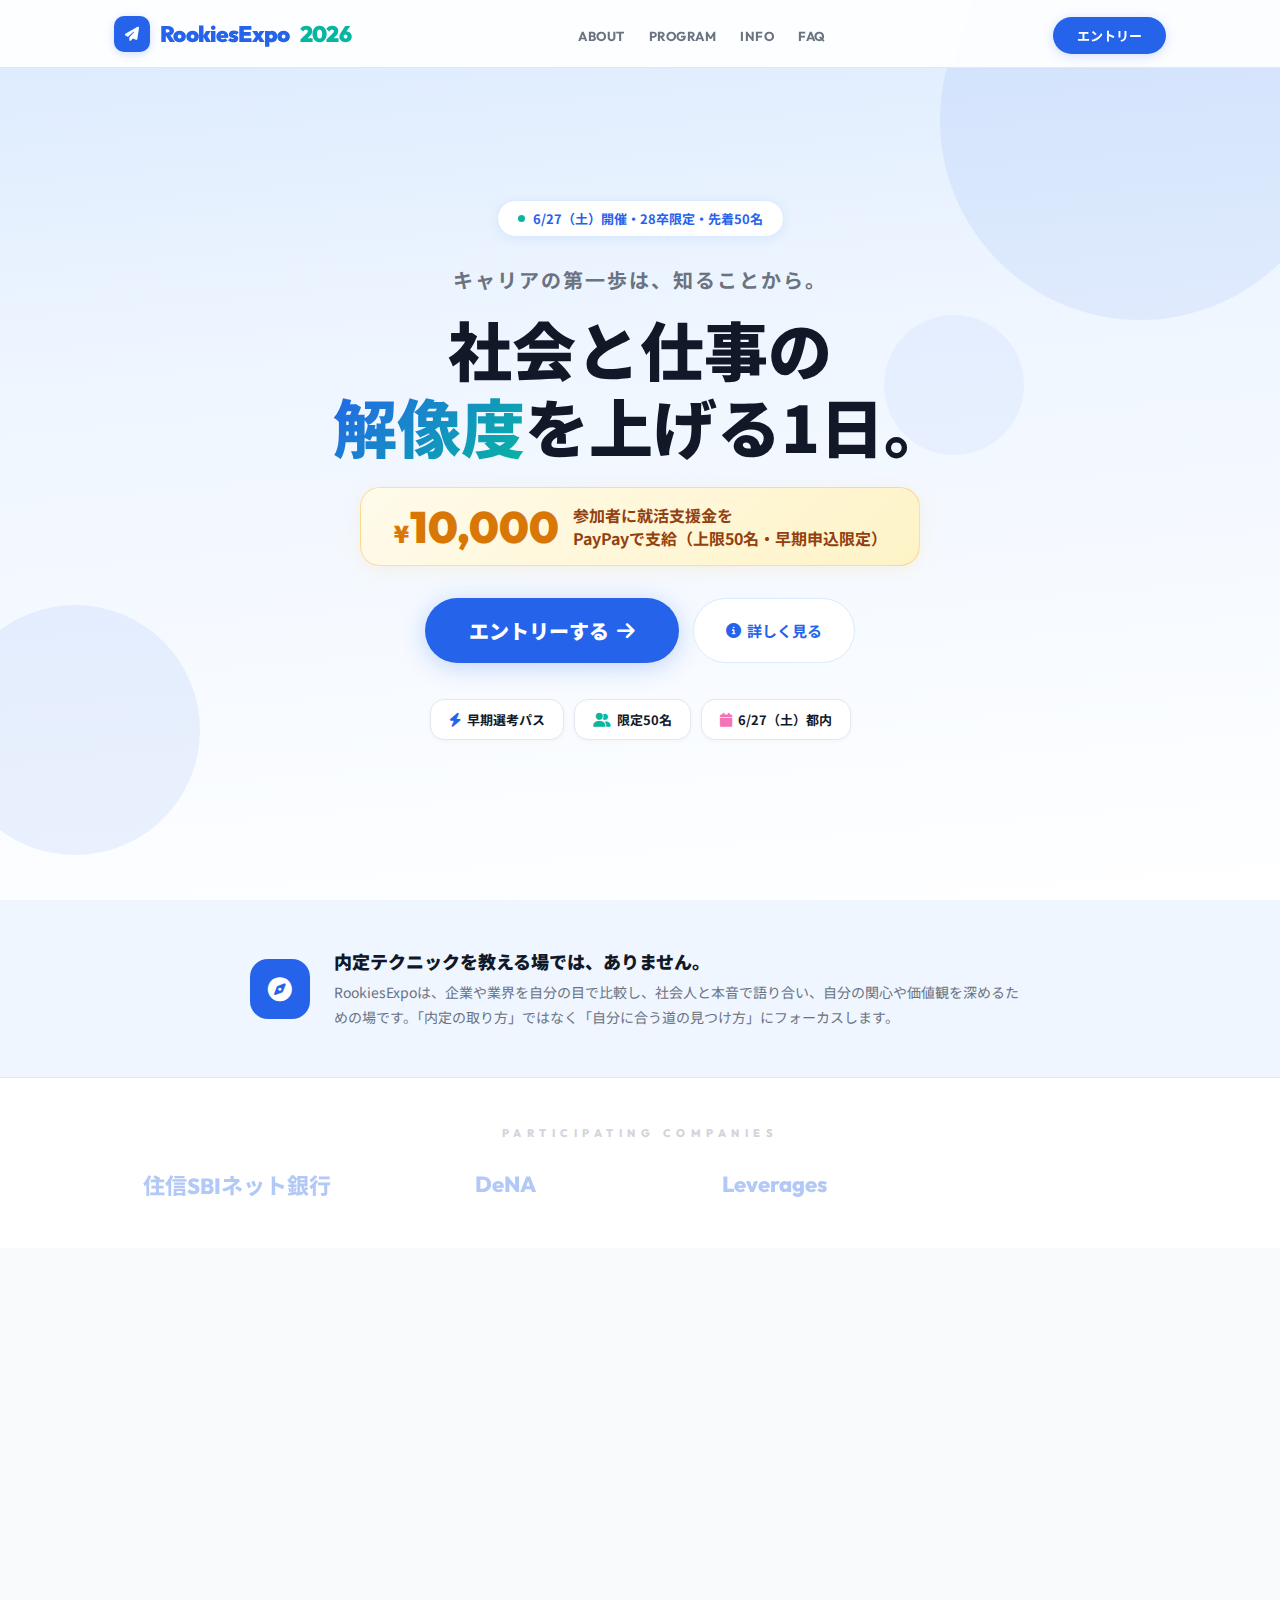
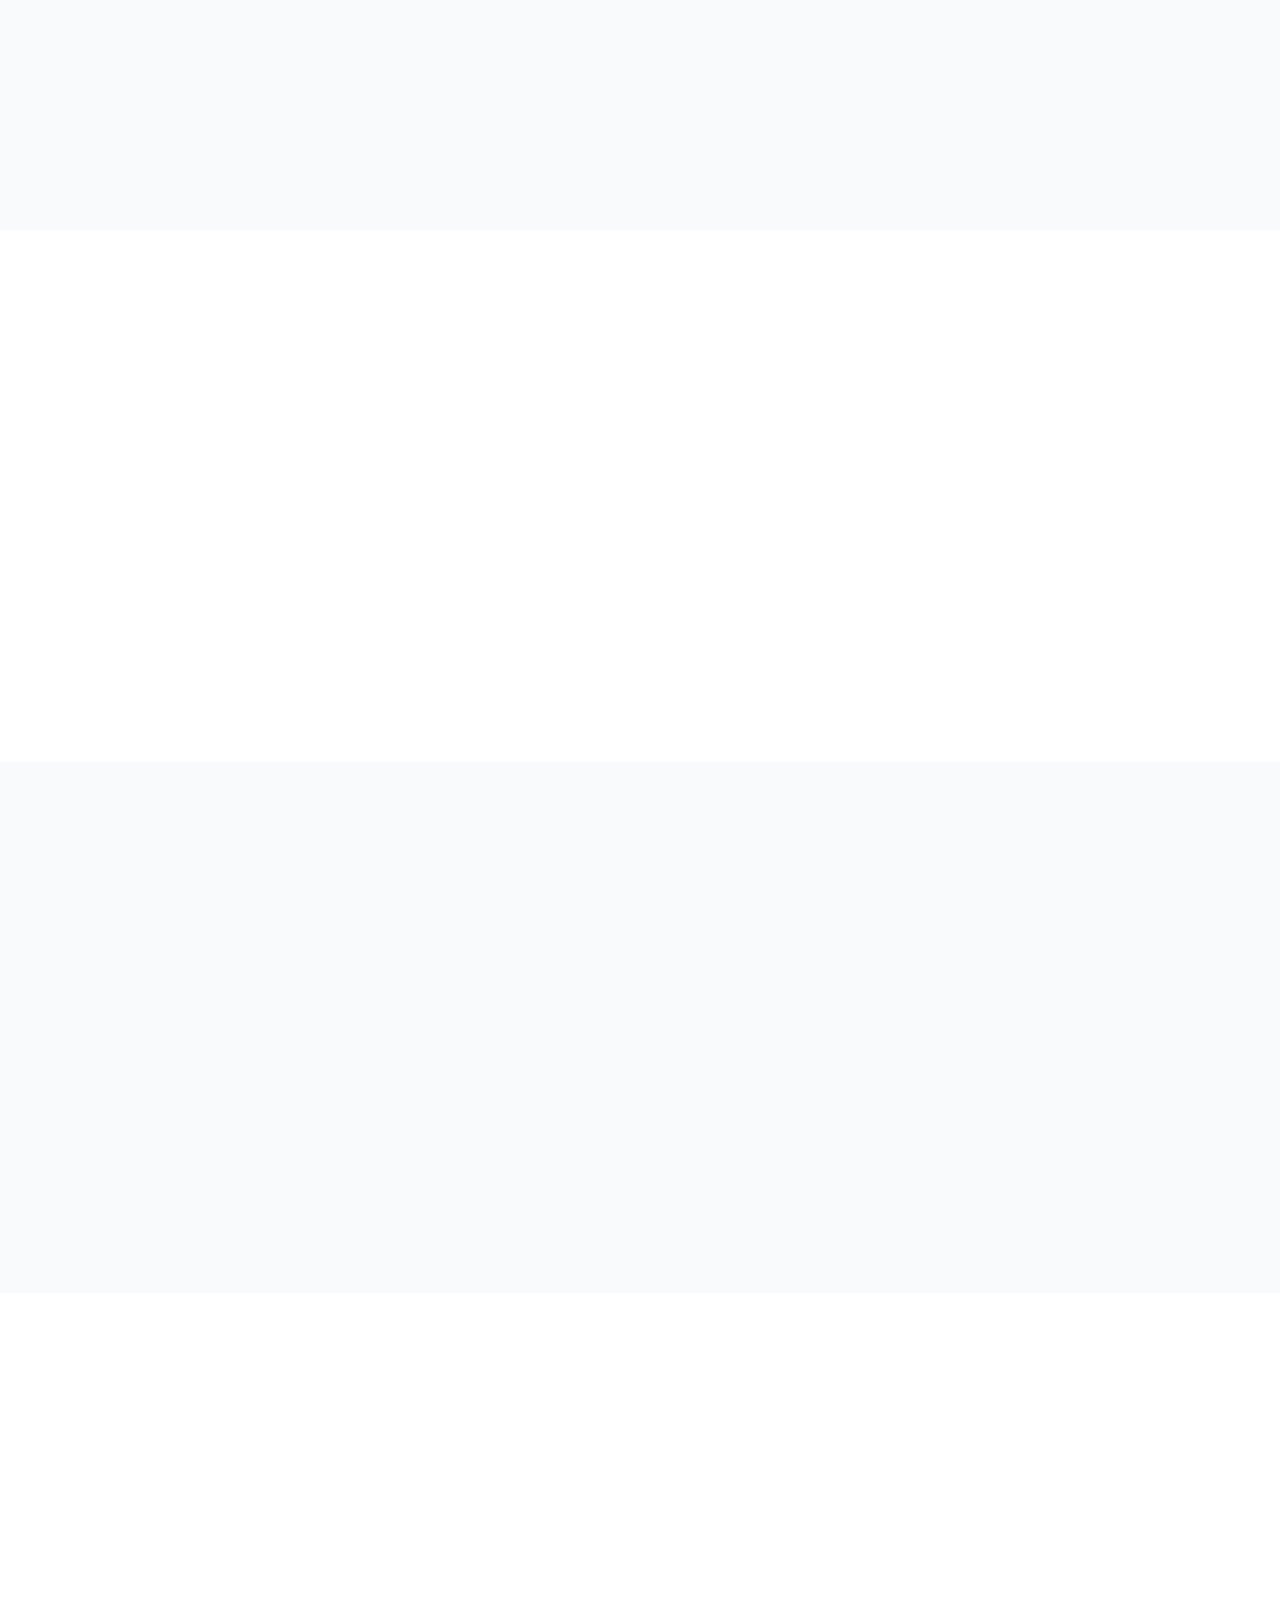
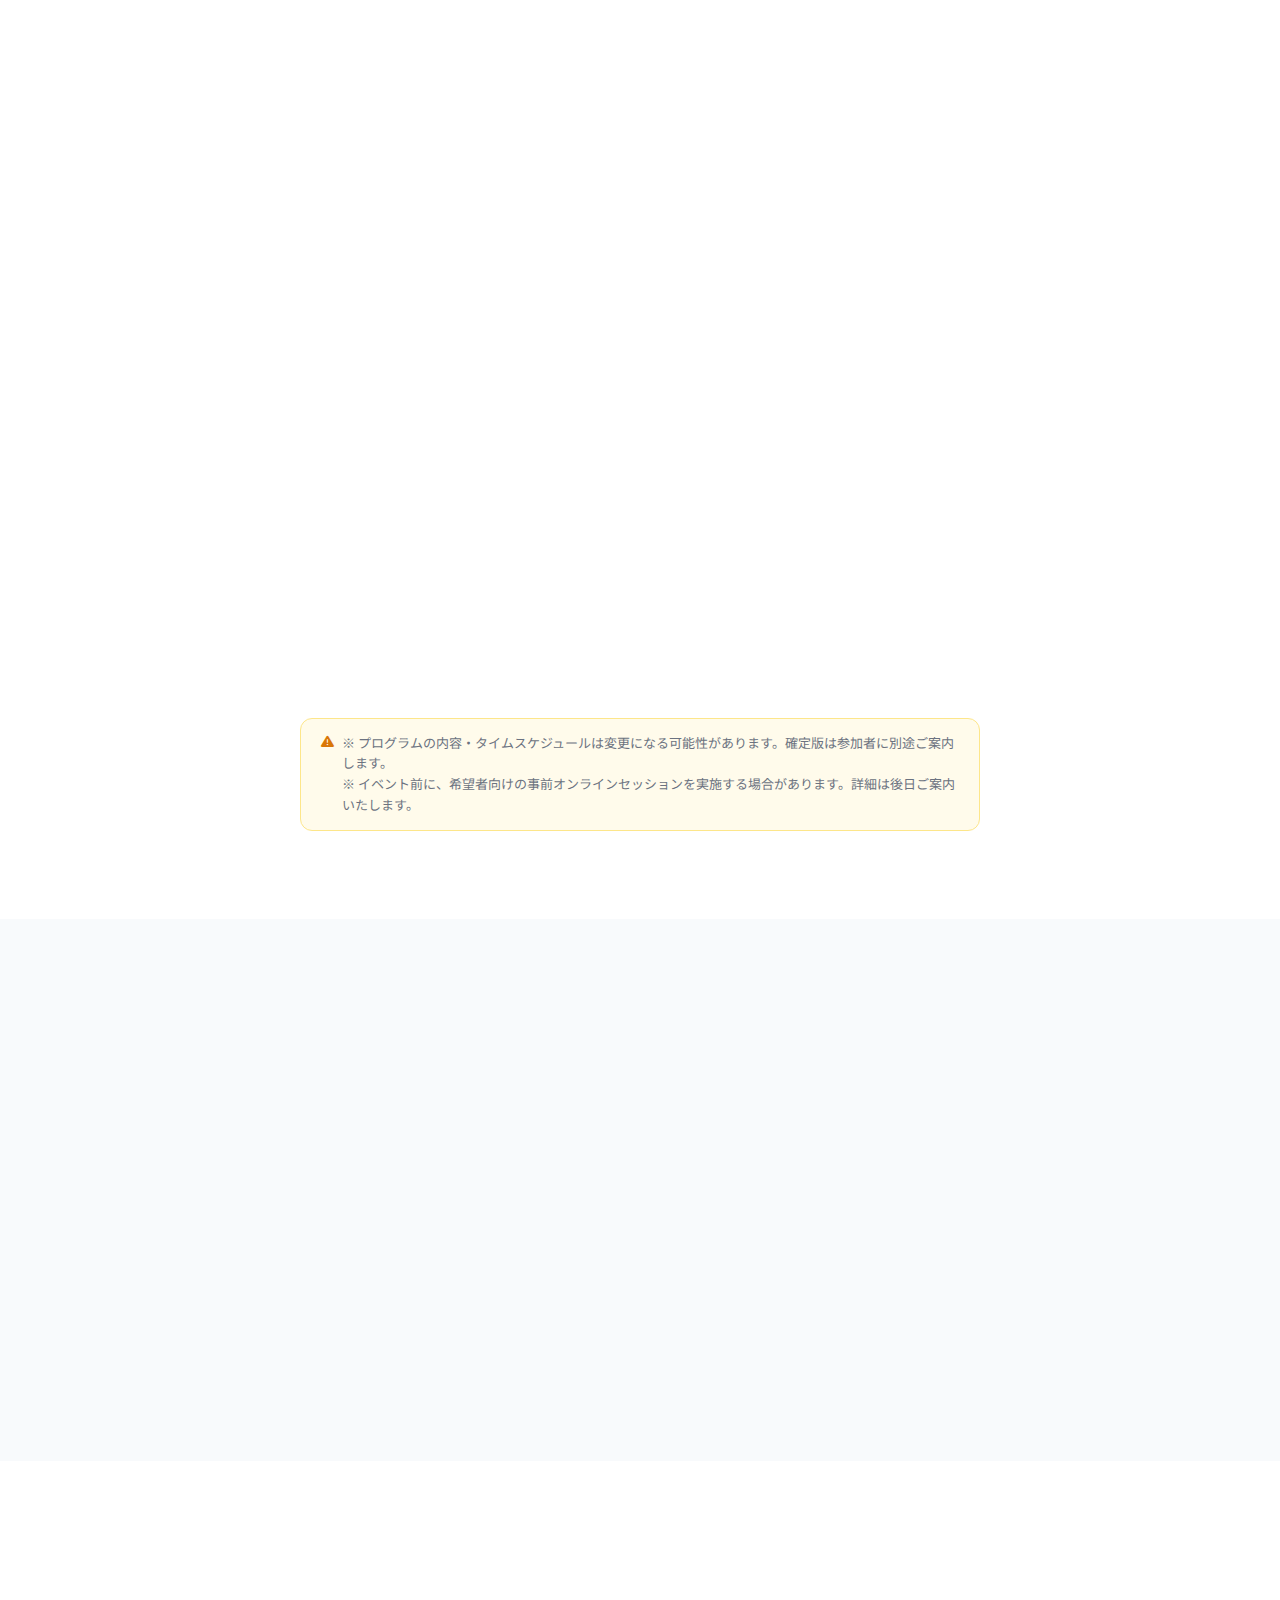
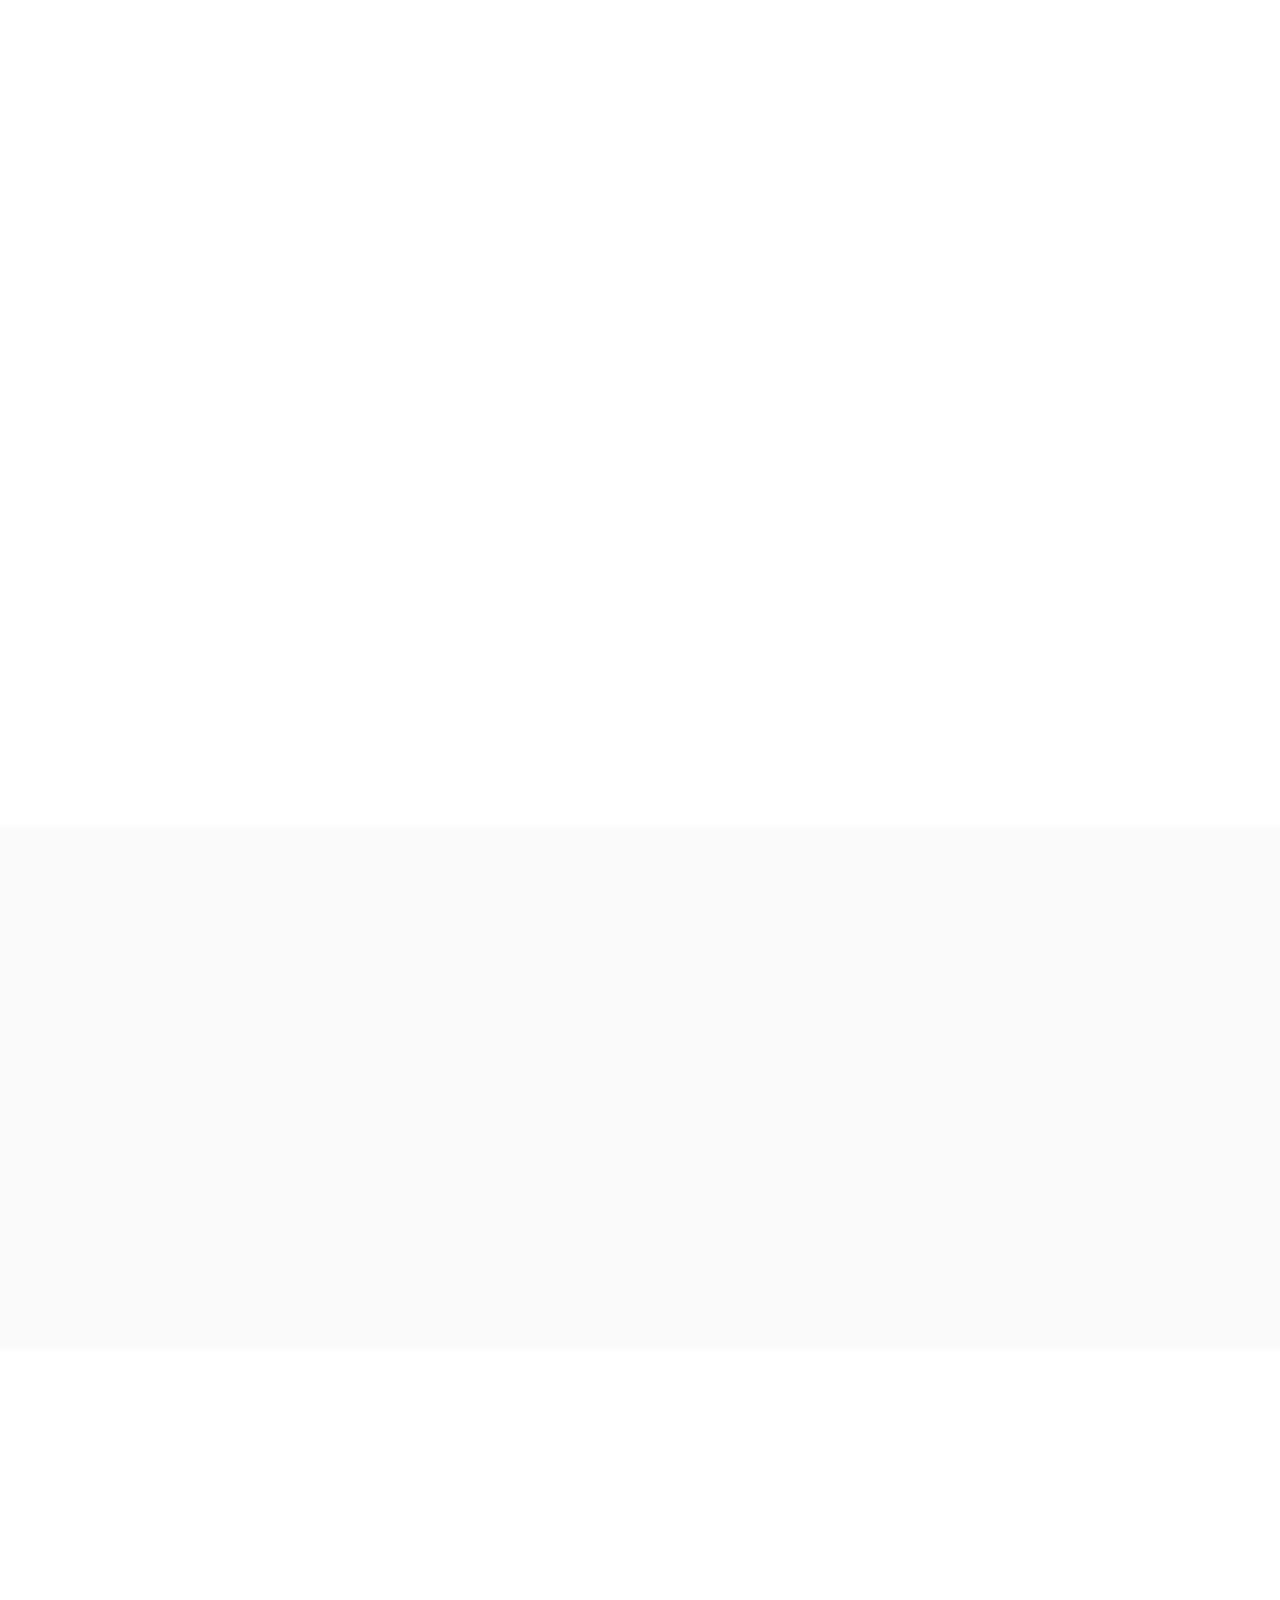
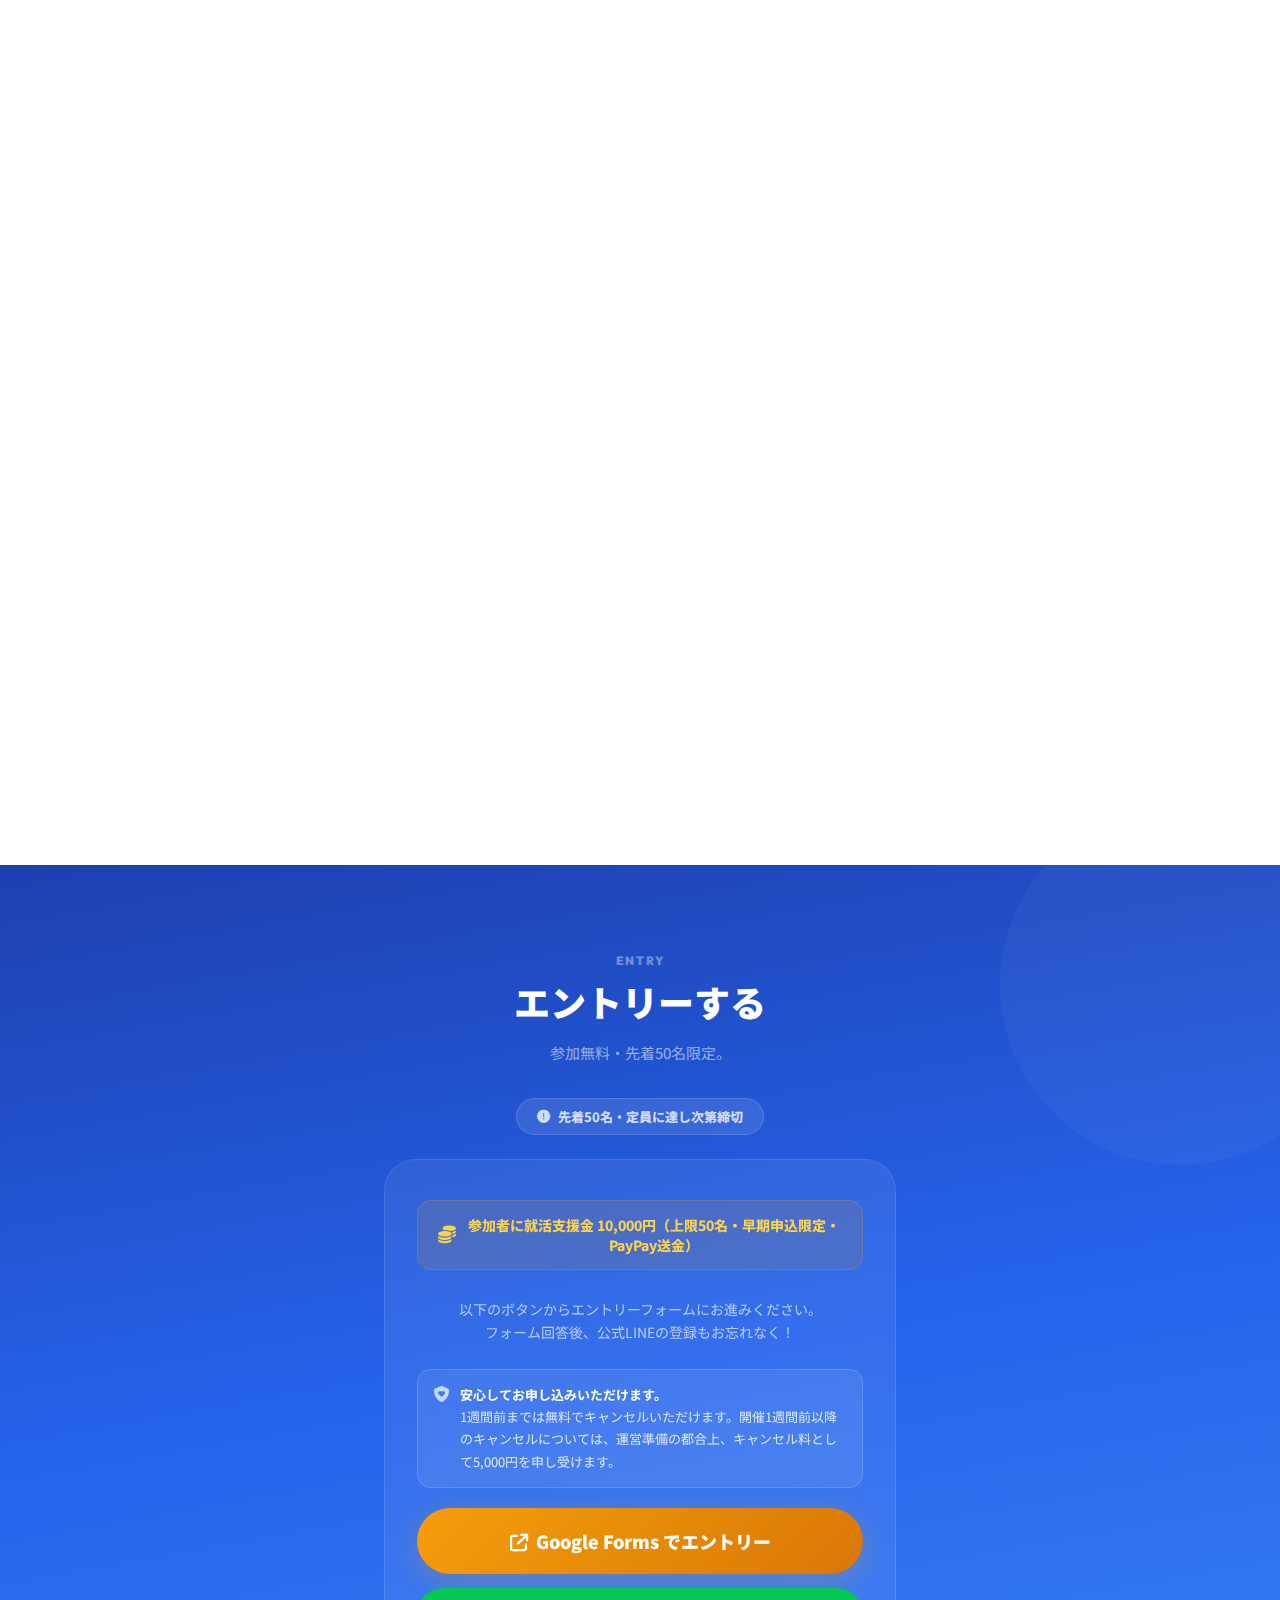
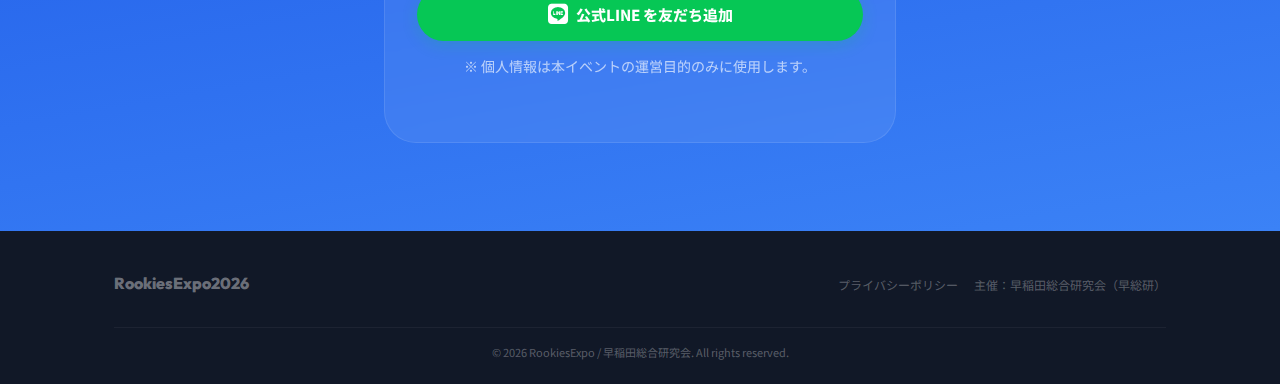
<file: RookiesExpo2026_v3.html>
<!DOCTYPE html>
<html lang="ja" class="scroll-smooth">
<head>
    <meta charset="UTF-8">
    <meta name="viewport" content="width=device-width, initial-scale=1.0">
    <title>【RookiesExpo2026】28卒限定｜社会と仕事の解像度を上げる、キャリア探索イベント。</title>
    <meta property="og:title" content="RookiesExpo2026｜28卒限定キャリア探索イベント">
    <meta property="og:description" content="早慶・東大・国公立・GMARCH 28卒限定。参加者にPayPayで1万円支給（人数上限50名・早期申し込み限定）。企業との座談会を通じて、キャリアの解像度を上げる1日。">
    <meta property="og:type" content="website">
    <meta name="twitter:card" content="summary_large_image">
    <meta name="description" content="RookiesExpo2026｜28卒限定キャリア探索イベント。参加者に就活支援金1万円（人数上限50名・早期申し込み限定）。6/27(土)都内開催。">

    <link href="https://fonts.googleapis.com/css2?family=Noto+Sans+JP:wght@400;500;700;900&family=Outfit:wght@400;600;700;800;900&display=swap" rel="stylesheet">
    <link rel="stylesheet" href="https://cdnjs.cloudflare.com/ajax/libs/font-awesome/6.5.1/css/all.min.css">

    <style>
        :root {
            --primary: #2563EB;
            --primary-dark: #1D4ED8;
            --primary-light: #EFF6FF;
            --accent: #06B6A0;
            --gold: #F59E0B;
            --gold-dark: #D97706;
            --coral: #F472B6;
            --text: #111827;
            --text-sub: #6B7280;
            --bg: #F8FAFC;
            --white: #FFFFFF;
            --r-lg: 24px;
            --r-xl: 32px;
        }
        * { margin: 0; padding: 0; box-sizing: border-box; }
        body {
            font-family: 'Noto Sans JP', sans-serif;
            color: var(--text); background: var(--white);
            -webkit-font-smoothing: antialiased; overflow-x: hidden;
        }

        /* ─── Header ─── */
        .header {
            position: fixed; top: 0; left: 0; right: 0; z-index: 100;
            background: rgba(255,255,255,.92); backdrop-filter: blur(14px);
            border-bottom: 1px solid #E5E7EB; height: 68px;
        }
        .header-inner {
            max-width: 1100px; margin: 0 auto; padding: 0 24px;
            height: 100%; display: flex; align-items: center; justify-content: space-between;
        }
        .logo {
            font-family: 'Outfit', sans-serif; font-weight: 900; font-size: 1.4rem;
            color: var(--primary); text-decoration: none; display: flex; align-items: center; gap: 10px;
            letter-spacing: -0.03em;
        }
        .logo-mark {
            width: 36px; height: 36px; background: var(--primary); border-radius: 10px;
            display: grid; place-items: center; box-shadow: 0 2px 10px rgba(37,99,235,.2);
        }
        .logo-mark i { color: #fff; font-size: 14px; }
        .logo .acc { color: var(--accent); }
        .nav { display: flex; gap: 24px; list-style: none; }
        .nav a {
            font-family: 'Outfit', sans-serif; font-weight: 700; font-size: 13px;
            color: var(--text-sub); text-decoration: none; letter-spacing: .04em;
            text-transform: uppercase; transition: color .2s;
        }
        .nav a:hover { color: var(--primary); }
        .hdr-cta {
            background: var(--primary); color: #fff; padding: 9px 24px; border-radius: 100px;
            font-weight: 700; font-size: 13px; text-decoration: none; transition: all .2s;
            box-shadow: 0 2px 12px rgba(37,99,235,.2);
        }
        .hdr-cta:hover { background: var(--primary-dark); }
        .mob-toggle { display: none; background: none; border: none; font-size: 22px; cursor: pointer; color: var(--text); }
        .mob-nav {
            display: none; position: fixed; top: 68px; left: 0; right: 0; background: #fff;
            padding: 20px 24px; box-shadow: 0 8px 24px rgba(0,0,0,.06); z-index: 99;
        }
        .mob-nav.open { display: block; }
        .mob-nav a { display: block; padding: 14px 0; font-weight: 700; font-size: 15px; color: var(--text); text-decoration: none; border-bottom: 1px solid #F3F4F6; }
        @media (max-width: 768px) {
            .nav, .hdr-cta-wrap { display: none; }
            .mob-toggle { display: block; }
        }

        /* ─── Hero (bright) ─── */
        .hero {
            position: relative; min-height: 100vh; min-height: 100dvh;
            display: flex; align-items: center;
            padding: 100px 0 60px; overflow: hidden;
            background: linear-gradient(175deg, #DBEAFE 0%, #EFF6FF 40%, #FFFFFF 100%);
        }
        .hero::before {
            content: ''; position: absolute; inset: 0;
            background: url('https://images.unsplash.com/photo-1486406146926-c627a92ad1ab?auto=format&fit=crop&w=2000&q=80') center bottom/cover;
            opacity: 0.06;
        }
        /* decorative circles */
        .hero-circle {
            position: absolute; border-radius: 50%; opacity: .08;
            background: var(--primary); animation: drift 20s ease-in-out infinite;
        }
        .hero-circle.c1 { width: 400px; height: 400px; top: -80px; right: -60px; }
        .hero-circle.c2 { width: 250px; height: 250px; bottom: 5%; left: -50px; animation-delay: -6s; }
        .hero-circle.c3 { width: 140px; height: 140px; top: 35%; right: 20%; animation-delay: -12s; opacity: .05; }
        @keyframes drift {
            0%, 100% { transform: translateY(0); }
            50% { transform: translateY(-20px); }
        }

        .hero-content { position: relative; z-index: 2; text-align: center; max-width: 780px; margin: 0 auto; }
        .hero-badge {
            display: inline-flex; align-items: center; gap: 8px;
            background: var(--white); border: 1px solid #DBEAFE;
            padding: 8px 20px; border-radius: 100px;
            font-weight: 700; font-size: 13px; color: var(--primary);
            box-shadow: 0 2px 12px rgba(37,99,235,.08);
            margin-bottom: 28px;
        }
        .hero-badge .dot { width: 7px; height: 7px; border-radius: 50%; background: var(--accent); animation: blink 2s infinite; }
        @keyframes blink { 0%,100%{ opacity:1; } 50%{ opacity:.3; } }

        .hero-sub {
            font-size: clamp(15px, 2vw, 20px); font-weight: 700;
            color: var(--text-sub); letter-spacing: .1em; margin-bottom: 16px;
        }
        .hero-title {
            font-size: clamp(32px, 6vw, 64px); font-weight: 900;
            line-height: 1.2; margin-bottom: 24px; color: var(--text);
        }
        .hero-title .em {
            background: linear-gradient(135deg, var(--primary), var(--accent));
            -webkit-background-clip: text; -webkit-text-fill-color: transparent;
        }

        /* money callout in hero */
        .hero-money {
            display: inline-flex; align-items: center; gap: 14px;
            background: linear-gradient(135deg, #FFFBEB, #FEF3C7);
            border: 1.5px solid rgba(245,158,11,.3);
            padding: 16px 32px; border-radius: 20px; margin-bottom: 32px;
            box-shadow: 0 4px 20px rgba(245,158,11,.1);
            flex-wrap: wrap; justify-content: center;
        }
        .hero-money-amt {
            font-family: 'Outfit', sans-serif; font-weight: 900;
            font-size: clamp(30px, 5vw, 44px); color: var(--gold-dark); line-height: 1;
        }
        .hero-money-amt .yen { font-size: .55em; }
        .hero-money-txt { font-size: clamp(13px, 1.6vw, 16px); font-weight: 700; color: #92400E; line-height: 1.4; text-align: left; }
        .hero-money-note { display: inline-block; }
        @media (max-width: 640px) {
            .hero-money { padding: 14px 18px; gap: 10px; }
            .hero-money-txt { text-align: center; font-size: 12px; }
            .entry-money { flex-wrap: wrap; line-height: 1.6; }
        }

        .hero-cta-row { display: flex; flex-wrap: wrap; justify-content: center; gap: 14px; margin-bottom: 36px; }
        .hero-cta {
            display: inline-flex; align-items: center; gap: 8px;
            background: var(--primary); color: #fff;
            font-weight: 900; font-size: clamp(15px, 2vw, 20px);
            padding: 18px 44px; border-radius: 100px; text-decoration: none;
            box-shadow: 0 4px 24px rgba(37,99,235,.25); transition: all .25s;
        }
        .hero-cta:hover { background: var(--primary-dark); transform: translateY(-2px); box-shadow: 0 8px 32px rgba(37,99,235,.3); }
        .hero-cta-ghost {
            display: inline-flex; align-items: center; gap: 6px;
            background: var(--white); border: 1.5px solid #DBEAFE;
            color: var(--primary); font-weight: 700; font-size: 15px;
            padding: 16px 32px; border-radius: 100px; text-decoration: none;
            transition: all .2s;
        }
        .hero-cta-ghost:hover { background: var(--primary-light); }

        .hero-tags { display: flex; flex-wrap: wrap; justify-content: center; gap: 10px; }
        .hero-tag {
            display: flex; align-items: center; gap: 6px;
            background: var(--white); border: 1px solid #E5E7EB;
            padding: 10px 18px; border-radius: 14px;
            font-weight: 700; font-size: 13px; color: var(--text);
            box-shadow: 0 1px 4px rgba(0,0,0,.04);
        }
        .hero-tag i { font-size: 14px; }
        .t-blue { color: var(--primary); }
        .t-green { color: var(--accent); }
        .t-gold { color: var(--gold); }
        .t-pink { color: var(--coral); }

        /* ─── Container ─── */
        .container { max-width: 1100px; margin: 0 auto; padding: 0 24px; }

        /* ─── Section common ─── */
        .sec-label {
            font-family: 'Outfit', sans-serif; font-weight: 800; font-size: 12px;
            color: var(--primary); letter-spacing: .15em; text-transform: uppercase; margin-bottom: 10px;
        }
        .sec-title { font-size: clamp(22px, 3.5vw, 38px); font-weight: 900; line-height: 1.3; margin-bottom: 14px; }
        .sec-desc { font-size: 15px; color: var(--text-sub); line-height: 1.8; max-width: 560px; }

        /* ─── Concept ─── */
        .concept { background: var(--primary-light); padding: 48px 0; border-bottom: 1px solid #DBEAFE; }
        .concept-row {
            display: grid; grid-template-columns: auto 1fr; gap: 24px;
            align-items: center; max-width: 780px; margin: 0 auto;
        }
        .concept-icon { width: 60px; height: 60px; background: var(--primary); border-radius: 18px; display: grid; place-items: center; }
        .concept-icon i { color: #fff; font-size: 24px; }
        .concept-body h3 { font-size: 18px; font-weight: 900; margin-bottom: 6px; }
        .concept-body p { font-size: 14px; color: var(--text-sub); line-height: 1.75; }
        @media (max-width: 640px) { .concept-row { grid-template-columns: 1fr; text-align: center; justify-items: center; } }

        /* ─── Partners ─── */
        .partners { background: var(--white); padding: 48px 0; }
        .partners-lbl {
            text-align: center; font-family: 'Outfit', sans-serif; font-size: 11px;
            font-weight: 800; color: #D1D5DB; letter-spacing: .5em; text-transform: uppercase; margin-bottom: 28px;
        }
        .partners-row {
            display: grid; grid-template-columns: repeat(4, 1fr);
            gap: 24px; text-align: center; align-items: center; opacity: .35; transition: opacity .5s;
        }
        .partners-row:hover { opacity: .7; }
        .p-name { font-family: 'Outfit','Noto Sans JP',sans-serif; font-weight: 800; font-size: clamp(14px, 2.2vw, 22px); color: var(--primary); }
        @media (max-width: 640px) { .partners-row { grid-template-columns: repeat(2, 1fr); gap: 16px; } }

        /* ─── Cards grid (uniform) ─── */
        .cards-sec { padding: 88px 0; }
        .cards-sec.alt { background: var(--bg); }
        .cards-grid { display: grid; grid-template-columns: repeat(3, 1fr); gap: 20px; margin-top: 44px; }
        @media (max-width: 768px) { .cards-grid { grid-template-columns: 1fr; } }

        .card {
            background: var(--white); border-radius: var(--r-xl); padding: 40px 28px;
            border: 1px solid #E5E7EB; transition: all .3s;
        }
        .cards-sec.alt .card { border-color: #F3F4F6; box-shadow: 0 2px 16px rgba(0,0,0,.03); }
        .card:hover { transform: translateY(-4px); box-shadow: 0 8px 32px rgba(0,0,0,.06); }

        .card-icon {
            width: 52px; height: 52px; border-radius: 16px; display: grid; place-items: center;
            font-size: 22px; margin-bottom: 20px;
        }
        .card-icon.ci-blue { background: var(--primary-light); color: var(--primary); }
        .card-icon.ci-green { background: #ECFDF5; color: var(--accent); }
        .card-icon.ci-gold { background: #FFFBEB; color: var(--gold-dark); }
        .card-icon.ci-pink { background: #FDF2F8; color: var(--coral); }

        .card h3 { font-size: 18px; font-weight: 800; margin-bottom: 10px; }
        .card p { font-size: 14px; color: var(--text-sub); line-height: 1.7; }

        /* centered card variant */
        .card.centered { text-align: center; }
        .card.centered .card-icon { margin: 0 auto 20px; }

        /* ─── Target ─── */
        .target-card {
            background: var(--white); border-radius: var(--r-xl); padding: 44px;
            max-width: 760px; margin: 44px auto 0; border: 1px solid #E5E7EB;
        }
        .tc-row { display: flex; align-items: flex-start; gap: 14px; margin-bottom: 18px; }
        .tc-row:last-child { margin-bottom: 0; }
        .tc-check {
            flex-shrink: 0; width: 28px; height: 28px; border-radius: 8px;
            background: var(--accent); display: grid; place-items: center;
            color: #fff; font-size: 12px;
        }
        .tc-text h4 { font-weight: 800; font-size: 15px; margin-bottom: 4px; }
        .tc-text p { font-size: 14px; color: var(--text-sub); line-height: 1.6; }
        .uni-tags { margin-top: 8px; display: flex; flex-wrap: wrap; gap: 6px; }
        .uni-tag {
            background: var(--primary-light); color: var(--primary);
            font-size: 12px; font-weight: 700; padding: 3px 10px; border-radius: 6px;
        }
        @media (max-width: 640px) { .target-card { padding: 28px 20px; } }

        /* ─── Flow ─── */
        .flow-timeline { max-width: 680px; margin: 44px auto 0; position: relative; }
        .flow-timeline::before {
            content: ''; position: absolute; top: 0; bottom: 0; left: 24px;
            width: 2px; background: linear-gradient(to bottom, var(--primary), var(--accent)); opacity: .12;
        }
        .fl-step {
            display: grid; grid-template-columns: 50px 1fr; gap: 16px;
            margin-bottom: 20px; position: relative;
        }
        .fl-step:last-child { margin-bottom: 0; }
        .fl-num {
            width: 50px; height: 50px; border-radius: 16px; display: grid; place-items: center;
            font-family: 'Outfit', sans-serif; font-weight: 900; font-size: 16px;
            background: var(--primary-light); color: var(--primary); position: relative; z-index: 2;
        }
        .fl-step.hl .fl-num { background: var(--primary-light); color: var(--primary); }
        .fl-body {
            background: var(--bg); border-radius: 18px; padding: 20px 24px;
            border: 1px solid #F3F4F6;
        }
        .fl-step.hl .fl-body { background: var(--primary-light); border-color: #DBEAFE; }
        .fl-lbl { font-size: 12px; color: var(--text-sub); font-weight: 600; margin-bottom: 3px; }
        .fl-title { font-size: 16px; font-weight: 800; margin-bottom: 4px; }
        .fl-desc { font-size: 13px; color: var(--text-sub); line-height: 1.7; }

        .fl-note {
            max-width: 680px; margin: 24px auto 0;
            background: #FFFBEB; border: 1px solid #FDE68A; border-radius: 12px;
            padding: 14px 20px; font-size: 13px; color: var(--text-sub); line-height: 1.6;
            display: flex; align-items: flex-start; gap: 8px;
        }
        .fl-note i { color: var(--gold-dark); margin-top: 2px; flex-shrink: 0; }

        /* ─── Info table ─── */
        .info-card {
            background: var(--white); border-radius: var(--r-xl); padding: 44px;
            max-width: 760px; margin: 44px auto 0; border: 1px solid #E5E7EB;
        }
        .info-tbl { width: 100%; border-collapse: collapse; }
        .info-tbl tr { border-bottom: 1px solid #F3F4F6; }
        .info-tbl tr:last-child { border-bottom: none; }
        .info-tbl th {
            text-align: left; padding: 16px 16px 16px 0; font-weight: 700;
            font-size: 13px; color: var(--primary); white-space: nowrap; vertical-align: top; width: 100px;
        }
        .info-tbl td { padding: 16px 0; font-size: 14px; line-height: 1.7; }
        .info-tbl .sub { font-size: 12px; color: var(--text-sub); }
        @media (max-width: 640px) {
            .info-card { padding: 28px 20px; }
            .info-tbl th, .info-tbl td { display: block; padding: 4px 0; width: 100%; }
            .info-tbl tr { padding: 10px 0; display: block; }
        }

        /* ─── Entry flow steps ─── */
        .entry-flow {
            display: grid; grid-template-columns: repeat(4, 1fr); gap: 16px;
            margin: 36px auto 0; max-width: 760px;
        }
        @media (max-width: 768px) { .entry-flow { grid-template-columns: repeat(2, 1fr); } }
        .ef-step {
            background: var(--white); border: 1px solid #E5E7EB; border-radius: 18px;
            padding: 24px 16px; text-align: center; position: relative;
        }
        .ef-num {
            font-family: 'Outfit', sans-serif; font-weight: 900; font-size: 13px;
            color: var(--white); background: var(--primary); width: 28px; height: 28px;
            border-radius: 50%; display: grid; place-items: center; margin: 0 auto 12px;
        }
        .ef-icon { font-size: 24px; color: var(--primary); margin-bottom: 10px; }
        .ef-title { font-size: 14px; font-weight: 800; margin-bottom: 6px; }
        .ef-desc { font-size: 12px; color: var(--text-sub); line-height: 1.5; }

        /* ─── Voices ─── */
        .voice-card {
            background: var(--bg); border-radius: var(--r-lg); padding: 28px;
            border: 1px solid #F3F4F6;
        }
        .voice-meta { display: flex; align-items: center; gap: 12px; margin-bottom: 14px; }
        .voice-av {
            width: 40px; height: 40px; border-radius: 50%; background: var(--primary);
            display: grid; place-items: center; font-weight: 800; color: #fff; font-size: 15px;
            font-family: 'Outfit', sans-serif;
        }
        .voice-name { font-weight: 700; font-size: 14px; }
        .voice-uni { font-size: 12px; color: var(--text-sub); }
        .voice-txt { font-size: 14px; color: var(--text-sub); line-height: 1.8; }

        /* ─── FAQ ─── */
        .faq-list { max-width: 680px; margin: 44px auto 0; }
        .faq-item { background: var(--white); border-radius: 18px; margin-bottom: 12px; border: 1px solid #E5E7EB; overflow: hidden; }
        .faq-q {
            padding: 20px 24px; font-weight: 700; font-size: 15px; cursor: pointer;
            display: flex; align-items: center; justify-content: space-between; gap: 14px;
            user-select: none; transition: background .15s;
        }
        .faq-q:hover { background: #FAFAFA; }
        .faq-q .arr { transition: transform .25s; font-size: 12px; color: var(--primary); flex-shrink: 0; }
        .faq-item.open .faq-q .arr { transform: rotate(180deg); }
        .faq-a { max-height: 0; overflow: hidden; transition: max-height .3s ease, padding .3s; padding: 0 24px; }
        .faq-item.open .faq-a { max-height: 300px; padding: 0 24px 20px; }
        .faq-a p { font-size: 14px; color: var(--text-sub); line-height: 1.8; }

        /* ─── Entry CTA ─── */
        .entry-sec {
            background: linear-gradient(170deg, #1E40AF 0%, #2563EB 50%, #3B82F6 100%);
            padding: 88px 0; position: relative; overflow: hidden;
        }
        .entry-sec::before {
            content: ''; position: absolute; top: -60px; right: -80px;
            width: 360px; height: 360px; border-radius: 50%; background: rgba(255,255,255,.04);
        }
        .entry-inner { position: relative; z-index: 2; text-align: center; max-width: 560px; margin: 0 auto; }
        .entry-sec .sec-label { color: rgba(255,255,255,.4); }
        .entry-sec .sec-title { color: #fff; }
        .entry-sec .sec-desc { color: rgba(255,255,255,.55); margin: 0 auto 32px; }

        .entry-remaining {
            display: inline-flex; align-items: center; gap: 8px;
            background: rgba(255,255,255,.1); border: 1px solid rgba(255,255,255,.15);
            padding: 8px 20px; border-radius: 100px;
            color: rgba(255,255,255,.8); font-weight: 800; font-size: 13px; margin-bottom: 24px;
        }
        .entry-box {
            background: rgba(255,255,255,.07); backdrop-filter: blur(14px);
            border: 1px solid rgba(255,255,255,.1); border-radius: var(--r-xl);
            padding: 40px 32px;
        }
        .entry-assurance {
            display: flex;
            align-items: flex-start;
            gap: 10px;
            margin: 0 0 20px;
            padding: 14px 16px;
            background: rgba(255,255,255,.08);
            border: 1px solid rgba(255,255,255,.14);
            border-radius: 14px;
            text-align: left;
        }
        
        .entry-assurance i {
            color: #BFDBFE;
            font-size: 16px;
            margin-top: 2px;
            flex-shrink: 0;
        }
        
        .entry-assurance p {
            margin: 0;
            color: rgba(255,255,255,.82);
            font-size: 13px;
            line-height: 1.7;
        }
        
        .entry-assurance strong {
            color: #FFFFFF;
        }
        .entry-money {
            display: flex; align-items: center; justify-content: center; gap: 10px;
            background: rgba(245,158,11,.12); border: 1px solid rgba(245,158,11,.2);
            border-radius: 14px; padding: 14px 20px; margin-bottom: 28px;
            color: #FCD34D; font-weight: 800; font-size: 14px;
        }
        .entry-money i { font-size: 18px; }
        .entry-box > p { color: rgba(255,255,255,.65); font-size: 14px; line-height: 1.7; margin-bottom: 24px; }
        .entry-cta-btn {
            display: block; width: 100%; text-align: center;
            background: linear-gradient(135deg, var(--gold), var(--gold-dark));
            color: #fff; font-size: 18px; font-weight: 900; padding: 20px;
            border-radius: 100px; text-decoration: none;
            box-shadow: 0 6px 28px rgba(245,158,11,.25); transition: all .25s;
        }
        .entry-cta-btn:hover { transform: translateY(-2px); box-shadow: 0 10px 36px rgba(245,158,11,.35); }
        .entry-line-btn {
            display: flex; align-items: center; justify-content: center; gap: 8px;
            margin-top: 14px; background: #06C755; color: #fff;
            font-weight: 800; font-size: 15px; padding: 16px;
            border-radius: 100px; text-decoration: none; transition: all .2s;
            box-shadow: 0 4px 16px rgba(6,199,85,.2);
        }
        .entry-line-btn:hover { transform: translateY(-2px); }
        .entry-note { text-align: center; font-size: 11px; color: rgba(255,255,255,.3); margin-top: 14px; line-height: 1.5; }

        .share-strip { text-align: center; padding: 20px 0 0; }
        .share-strip p { font-size: 11px; color: rgba(255,255,255,.3); margin-bottom: 10px; }
        .share-btns { display: flex; justify-content: center; gap: 10px; }
        .share-btn {
            display: inline-flex; align-items: center; gap: 5px;
            padding: 8px 16px; border-radius: 10px; font-size: 12px;
            font-weight: 700; text-decoration: none; transition: all .2s;
        }
        .share-btn.line { background: #06C755; color: #fff; }
        .share-btn.x { background: rgba(255,255,255,.08); color: #fff; border: 1px solid rgba(255,255,255,.12); }
        .share-btn:hover { transform: translateY(-1px); }

        @media (max-width: 640px) { . { padding: 28px 20px; } }

        /* ─── Footer ─── */
        .footer {
            background: #111827; padding: 40px 0 24px; color: rgba(255,255,255,.3);
        }
        .footer-inner {
            max-width: 1100px; margin: 0 auto; padding: 0 24px;
            display: flex; justify-content: space-between; align-items: center;
            flex-wrap: wrap; gap: 16px;
        }
        .footer-logo { font-family: 'Outfit', sans-serif; font-weight: 800; font-size: 16px; color: rgba(255,255,255,.4); }
        .footer-links { display: flex; gap: 16px; list-style: none; flex-wrap: wrap; }
        .footer-links a { color: rgba(255,255,255,.3); font-size: 12px; text-decoration: none; transition: color .2s; }
        .footer-links a:hover { color: #fff; }
        .footer-copy { width: 100%; text-align: center; font-size: 11px; margin-top: 16px; padding-top: 16px; border-top: 1px solid rgba(255,255,255,.05); }

        /* ─── Mobile floating CTA ─── */
        .float-cta {
            display: none; position: fixed; bottom: 0; left: 0; right: 0; z-index: 90;
            background: rgba(255,255,255,.95); backdrop-filter: blur(10px);
            padding: 10px 16px; border-top: 1px solid #E5E7EB;
            box-shadow: 0 -2px 16px rgba(0,0,0,.05);
        }
        .float-cta a {
            display: block; text-align: center;
            background: var(--primary); color: #fff;
            font-weight: 900; font-size: 14px; padding: 14px;
            border-radius: 100px; text-decoration: none;
        }
        @media (max-width: 768px) { .float-cta { display: block; } body { padding-bottom: 70px; } }

        /* ─── Anim ─── */
        .fade-up { opacity: 0; transform: translateY(24px); transition: opacity .5s ease, transform .5s ease; }
        .fade-up.vis { opacity: 1; transform: translateY(0); }
    </style>
</head>
<body>

<!-- Header -->
<header class="header">
    <div class="header-inner">
        <a href="#" class="logo">
            <div class="logo-mark"><i class="fa-solid fa-paper-plane"></i></div>
            RookiesExpo<span class="acc">2026</span>
        </a>
        <nav><ul class="nav">
            <li><a href="#about">About</a></li>
            <li><a href="#program">Program</a></li>
            <li><a href="#info">Info</a></li>
            <li><a href="#faq">FAQ</a></li>
        </ul></nav>
        <div class="hdr-cta-wrap"><a href="#entry" class="hdr-cta">エントリー</a></div>
        <button class="mob-toggle" onclick="document.getElementById('mn').classList.toggle('open')" aria-label="メニュー"><i class="fa-solid fa-bars"></i></button>
    </div>
    <nav id="mn" class="mob-nav">
        <a href="#about" onclick="cm()">このイベントについて</a>
        <a href="#program" onclick="cm()">プログラム</a>
        <a href="#info" onclick="cm()">開催概要</a>
        <a href="#faq" onclick="cm()">FAQ</a>
        <a href="#entry" onclick="cm()" style="color:var(--primary);font-weight:900;">エントリーする →</a>
    </nav>
</header>

<!-- Hero -->
<section class="hero">
    <div class="hero-circle c1"></div>
    <div class="hero-circle c2"></div>
    <div class="hero-circle c3"></div>
    <div class="container hero-content">
        <div class="hero-badge">
            <div class="dot"></div>
            6/27（土）開催・28卒限定・先着50名
        </div>
        <p class="hero-sub">キャリアの第一歩は、知ることから。</p>
        <h1 class="hero-title">社会と仕事の<br><span class="em">解像度</span>を上げる1日。</h1>

        <div class="hero-money">
            <div class="hero-money-amt"><span class="yen">¥</span>10,000</div>
            <div class="hero-money-txt">参加者に就活支援金を<br>PayPayで支給<span class="hero-money-note">（上限50名・早期申込限定）</span></div>
        </div>

        <div class="hero-cta-row">
            <a href="https://forms.gle/NnWyNoVyabBE7ZSF8" target="_blank" rel="noopener" class="hero-cta">
                エントリーする <i class="fa-solid fa-arrow-right"></i>
            </a>
            <a href="#about" class="hero-cta-ghost">
                <i class="fa-solid fa-circle-info"></i> 詳しく見る
            </a>
        </div>

        <div class="hero-tags">
            <div class="hero-tag"><i class="fa-solid fa-bolt t-blue"></i> 早期選考パス</div>
            <div class="hero-tag"><i class="fa-solid fa-user-group t-green"></i> 限定50名</div>
            <div class="hero-tag"><i class="fa-solid fa-calendar t-pink"></i> 6/27（土）都内</div>
        </div>
    </div>
</section>

<!-- Concept -->
<section class="concept">
    <div class="container">
        <div class="concept-row">
            <div class="concept-icon"><i class="fa-solid fa-compass"></i></div>
            <div class="concept-body">
                <h3>内定テクニックを教える場では、ありません。</h3>
                <p>RookiesExpoは、企業や業界を自分の目で比較し、社会人と本音で語り合い、自分の関心や価値観を深めるための場です。「内定の取り方」ではなく「自分に合う道の見つけ方」にフォーカスします。</p>
            </div>
        </div>
    </div>
</section>

<!-- Partners -->
<section class="partners">
    <div class="container">
        <p class="partners-lbl">Participating Companies</p>
        <div class="partners-row">
            <!--<div class="p-name">SoftBank</div>-->
            <div class="p-name">住信SBIネット銀行</div>
            <div class="p-name">DeNA</div>
            <div class="p-name">Leverages</div>
        </div>
    </div>
</section>

<!-- What You'll Get -->
<section id="about" class="cards-sec alt">
    <div class="container">
        <div style="text-align:center;" class="fade-up">
            <p class="sec-label">What You'll Get</p>
            <h2 class="sec-title">この1日で得られること</h2>
        </div>
        <div class="cards-grid">
            <div class="card fade-up">
                <div class="card-icon ci-blue"><i class="fa-solid fa-binoculars"></i></div>
                <h3>社会と仕事の解像度が上がる</h3>
                <p>企業のショートピッチ＋少人数座談会で、ネットでは得られない「現場のリアル」に触れる。業界や仕事の具体像がクリアになります。</p>
            </div>
            <div class="card fade-up" style="transition-delay:.08s">
                <div class="card-icon ci-green"><i class="fa-solid fa-route"></i></div>
                <h3>自分に合う進路のヒントが見つかる</h3>
                <p>複数の企業・社員と対話する中で、「自分は何に惹かれるのか」「何が合うのか」が言語化されていきます。</p>
            </div>
            <div class="card fade-up" style="transition-delay:.16s">
                <div class="card-icon ci-pink"><i class="fa-solid fa-people-group"></i></div>
                <h3>同世代のネットワークができる</h3>
                <p>チーム制の座談会と共有タイムを通じて、同じフェーズで就活に向き合う仲間とつながれます。</p>
            </div>
        </div>
    </div>
</section>

<!-- Benefits -->
<section class="cards-sec">
    <div class="container">
        <div style="text-align:center;" class="fade-up">
            <p class="sec-label">Special Benefits</p>
            <h2 class="sec-title">参加特典</h2>
        </div>
        <div class="cards-grid">
            <div class="card centered fade-up">
                <div class="card-icon ci-gold"><i class="fa-solid fa-wallet"></i></div>
                <h3>就活支援金 10,000円</h3>
                <p>参加者にイベント後PayPayで送金（上限あり）。交通費・準備費用にお使いください。</p>
            </div>
            <div class="card centered fade-up" style="transition-delay:.08s">
                <div class="card-icon ci-blue"><i class="fa-solid fa-forward-fast"></i></div>
                <h3>早期選考パス</h3>
                <p>マッチした企業から、一次選考免除等の特別選考ルートが提供されます。</p>
            </div>
            <div class="card centered fade-up" style="transition-delay:.16s">
                <div class="card-icon ci-green"><i class="fa-solid fa-calendar-check"></i></div>
                <h3>1on1面談の機会</h3>
                <p>イベント後、興味のある企業と個別面談の機会を設けます。</p>
            </div>
        </div>
    </div>
</section>

<!-- Target -->
<section class="cards-sec alt">
    <div class="container">
        <div style="text-align:center;" class="fade-up">
            <p class="sec-label">Who Can Join</p>
            <h2 class="sec-title">こんな方が対象です</h2>
        </div>
        <div class="target-card fade-up">
            <div class="tc-row">
                <div class="tc-check"><i class="fa-solid fa-check"></i></div>
                <div class="tc-text">
                    <h4>2028年3月に卒業予定の方（28卒）</h4>
                    <p>就活の進捗は問いません。まだ何も始めていない方も大歓迎です。</p>
                </div>
            </div>
            <div class="tc-row">
                <div class="tc-check"><i class="fa-solid fa-check"></i></div>
                <div class="tc-text">
                    <h4>以下の大学・大学院に在籍中の方</h4>
                    <div class="uni-tags">
                        <span class="uni-tag">東京大学</span>
                        <span class="uni-tag">早稲田大学</span>
                        <span class="uni-tag">慶應義塾大学</span>
                        <span class="uni-tag">国公立大学</span>
                        <span class="uni-tag">学習院大学</span>
                        <span class="uni-tag">明治大学</span>
                        <span class="uni-tag">青山学院大学</span>
                        <span class="uni-tag">立教大学</span>
                        <span class="uni-tag">中央大学</span>
                        <span class="uni-tag">法政大学</span>
                    </div>
                </div>
            </div>
        </div>
    </div>
</section>

<!-- Program -->
<section id="program" class="cards-sec">
    <div class="container">
        <div style="text-align:center;" class="fade-up">
            <p class="sec-label">Program</p>
            <h2 class="sec-title">当日のプログラム</h2>
        </div>
        <div class="flow-timeline fade-up">
            <div class="fl-step">
                <div class="fl-num">1</div>
                <div class="fl-body">
                    <div class="fl-lbl">13:00</div>
                    <h4 class="fl-title">オープニング & アイスブレイク</h4>
                    <p class="fl-desc">イベントの趣旨説明の後、チームメンバー同士でアイスブレイク。</p>
                </div>
            </div>
            <div class="fl-step hl">
                <div class="fl-num">2</div>
                <div class="fl-body">
                    <div class="fl-lbl">企業パート</div>
                    <h4 class="fl-title">企業ショートピッチ（5分 × 4社）</h4>
                    <p class="fl-desc">参画企業が事業内容・カルチャー・求める人材像を凝縮プレゼン。</p>
                </div>
            </div>
            <div class="fl-step hl">
                <div class="fl-num">3</div>
                <div class="fl-body">
                    <div class="fl-lbl">メインセッション</div>
                    <h4 class="fl-title">座談会ローテーション（少人数 × 複数ブース）</h4>
                    <p class="fl-desc">少人数テーブルで現場社員と本音トーク。複数ブースをローテーションし、様々な業界・職種のリアルに触れます。</p>
                </div>
            </div>
            <div class="fl-step">
                <div class="fl-num">4</div>
                <div class="fl-body">
                    <div class="fl-lbl">チームタイム</div>
                    <h4 class="fl-title">学生同士の共有タイム</h4>
                    <p class="fl-desc">チームに戻り、座談会で感じたことを共有。他の人の視点から自分の気づきが深まります。</p>
                </div>
            </div>
            <div class="fl-step">
                <div class="fl-num">5</div>
                <div class="fl-body">
                    <div class="fl-lbl">〜17:00</div>
                    <h4 class="fl-title">アンケート & クロージング</h4>
                    <p class="fl-desc">振り返りと、興味のある企業との1on1面談希望を提出。</p>
                </div>
            </div>
            <div class="fl-step">
                <div class="fl-num">6</div>
                <div class="fl-body">
                    <div class="fl-lbl">17:00–19:00</div>
                    <h4 class="fl-title">フリー交流会（任意参加）</h4>
                    <p class="fl-desc">企業の方・学生同士で自由に交流。気になった社員に直接聞けるチャンスです。</p>
                </div>
            </div>
        </div>
        <div class="fl-note">
            <i class="fa-solid fa-triangle-exclamation"></i>
            <span>※ プログラムの内容・タイムスケジュールは変更になる可能性があります。確定版は参加者に別途ご案内します。<br>※ イベント前に、希望者向けの事前オンラインセッションを実施する場合があります。詳細は後日ご案内いたします。</span>
        </div>
    </div>
</section>

<!-- How to Entry -->
<section class="cards-sec alt">
    <div class="container">
        <div style="text-align:center;" class="fade-up">
            <p class="sec-label">How to Entry</p>
            <h2 class="sec-title">エントリー方法</h2>
            <p class="sec-desc" style="margin:0 auto;">4ステップで完了します。</p>
        </div>
        <div class="entry-flow fade-up">
            <div class="ef-step">
                <div class="ef-num">1</div>
                <div class="ef-icon"><i class="fa-solid fa-file-lines"></i></div>
                <h4 class="ef-title">フォームに回答</h4>
                <p class="ef-desc">専用の Google Forms に<br>アクセスして質問に回答</p>
            </div>
            <div class="ef-step">
                <div class="ef-num">2</div>
                <div class="ef-icon"><i class="fa-solid fa-user-pen"></i></div>
                <h4 class="ef-title">紹介者を入力</h4>
                <p class="ef-desc">紹介者がいる場合は<br>漢字フルネームを入力</p>
            </div>
            <div class="ef-step">
                <div class="ef-num">3</div>
                <div class="ef-icon"><i class="fa-brands fa-line"></i></div>
                <h4 class="ef-title">公式LINE登録</h4>
                <p class="ef-desc">公式LINEを追加し、<br>漢字フルネームを送信<br><span style="font-size:11px;color:#9CA3AF;">※LINE名との紐づけのため</span></p>
            </div>
            <div class="ef-step">
                <div class="ef-num">4</div>
                <div class="ef-icon"><i class="fa-solid fa-circle-check"></i></div>
                <h4 class="ef-title">完了！</h4>
                <p class="ef-desc">エントリー完了。<br>当日をお楽しみに！</p>
            </div>
        </div>
    </div>
</section>

<!-- Info -->
<section id="info" class="cards-sec">
    <div class="container">
        <div style="text-align:center;" class="fade-up">
            <p class="sec-label">Event Information</p>
            <h2 class="sec-title">開催概要</h2>
        </div>
        <div class="info-card fade-up">
            <table class="info-tbl">
                <tr><th><i class="fa-regular fa-calendar" style="margin-right:4px;"></i>日程</th><td>2026年6月27日（土）13:00〜17:00<br><span class="sub">交流会 17:00〜19:00（任意参加）</span></td></tr>
                <tr><th><i class="fa-solid fa-location-dot" style="margin-right:4px;"></i>会場</th><td>都内（調整中）<br><span class="sub">確定次第、参加者にご案内いたします。</span></td></tr>
                <tr><th><i class="fa-solid fa-users" style="margin-right:4px;"></i>対象</th><td>28卒（2028年3月卒業予定）の大学生・大学院生<br><span class="sub">早慶・東大・国公立・GMARCH 在籍者</span></td></tr>
                <tr><th><i class="fa-solid fa-user-check" style="margin-right:4px;"></i>定員</th><td><strong style="color:var(--primary);">50名</strong><span class="sub" style="margin-left:6px;">（先着順・定員に達し次第締切）</span></td></tr>
                <tr><th><i class="fa-solid fa-yen-sign" style="margin-right:4px;"></i>参加費</th><td><strong style="color:var(--primary);">無料</strong></td></tr>
                <tr><th><i class="fa-solid fa-wallet" style="margin-right:4px;"></i>支援金</th><td><strong style="color:var(--gold-dark);">10,000円</strong><span class="sub" style="margin-left:6px;">（イベント後、PayPayにて送金）</span></td></tr>
                <tr><th><i class="fa-solid fa-vest" style="margin-right:4px;"></i>服装</th><td>自由（私服推奨・スーツ可）</td></tr>
                <tr><th><i class="fa-solid fa-bag-shopping" style="margin-right:4px;"></i>持ち物</th><td>学生証、筆記用具</td></tr>
                <tr><th><i class="fa-solid fa-building" style="margin-right:4px;"></i>主催</th><td>早稲田総合研究会（早総研）</td></tr>
            </table>
        </div>
    </div>
</section>

<!-- Voices -->
<section class="cards-sec alt">
    <div class="container">
        <div style="text-align:center;" class="fade-up">
            <p class="sec-label">Voices</p>
            <h2 class="sec-title">参加者の声</h2>
            <p class="sec-desc" style="margin:0 auto;">※ 過去の類似イベント参加者の声をもとに構成しています。</p>
        </div>
        <div class="cards-grid fade-up">
            <div class="voice-card">
                <div class="voice-meta">
                    <div class="voice-av">K</div>
                    <div><p class="voice-name">K.T さん</p><p class="voice-uni">慶應義塾大学 商学部</p></div>
                </div>
                <p class="voice-txt">「社員の方の話を聞いて"この業界おもしろいかも"と思えた。漠然とした不安が、具体的な興味に変わりました。」</p>
            </div>
            <div class="voice-card">
                <div class="voice-meta">
                    <div class="voice-av" style="background:var(--accent);">M</div>
                    <div><p class="voice-name">M.S さん</p><p class="voice-uni">東京大学 工学部</p></div>
                </div>
                <p class="voice-txt">「少人数の座談会で、普段聞けない"入社してからのギャップ"を聞けた。OB訪問では得られない本音が聞けるのが良かったです。」</p>
            </div>
            <div class="voice-card">
                <div class="voice-meta">
                    <div class="voice-av" style="background:var(--gold);">A</div>
                    <div><p class="voice-name">A.N さん</p><p class="voice-uni">早稲田大学 政治経済学部</p></div>
                </div>
                <p class="voice-txt">「同じ温度感の仲間ができたのが一番の収穫。チームでの共有タイムが意外と盛り上がって、視野が広がりました。」</p>
            </div>
        </div>
    </div>
</section>

<!-- FAQ -->
<section id="faq" class="cards-sec">
    <div class="container">
        <div style="text-align:center;" class="fade-up">
            <p class="sec-label">FAQ</p>
            <h2 class="sec-title">よくある質問</h2>
        </div>
        <div class="faq-list fade-up">
            <div class="faq-item open">
                <div class="faq-q" onclick="tf(this)"><span>就活をまだ始めていないのですが、参加できますか？</span><i class="fa-solid fa-chevron-down arr"></i></div>
                <div class="faq-a"><p>はい、大歓迎です。選考対策の場ではなく、キャリアの方向性を探る場なので、準備不要でお越しください。</p></div>
            </div>
            <div class="faq-item">
                <div class="faq-q" onclick="tf(this)"><span>支援金1万円はいつ、どのようにもらえますか？</span><i class="fa-solid fa-chevron-down arr"></i></div>
                <div class="faq-a"><p>イベント終了後、PayPayにて送金いたします。面倒な手続きは不要です。</p></div>
            </div>
            <div class="faq-item">
                <div class="faq-q" onclick="tf(this)"><span>選考パスとは何ですか？</span><i class="fa-solid fa-chevron-down arr"></i></div>
                <div class="faq-a"><p>参画企業が提供する特別選考ルートです。書類選考や一次面接が免除されるなど、短縮されたフローで選考に進めます。</p></div>
            </div>
            <div class="faq-item">
                <div class="faq-q" onclick="tf(this)"><span>服装は自由ですか？</span><i class="fa-solid fa-chevron-down arr"></i></div>
                <div class="faq-a"><p>はい、完全に自由です。私服推奨ですが、スーツでもお越しいただけます。</p></div>
            </div>
            <div class="faq-item">
                <div class="faq-q" onclick="tf(this)"><span>対象大学に含まれていないのですが参加できますか？</span><i class="fa-solid fa-chevron-down arr"></i></div>
                <div class="faq-a"><p>原則として記載の大学在籍者を対象としております。該当しない場合でも、ご関心のある方はお問い合わせください。</p></div>
            </div>
            <div class="faq-item">
                <div class="faq-q" onclick="tf(this)"><span>当日キャンセルはできますか？</span><i class="fa-solid fa-chevron-down arr"></i></div>
                <div class="faq-a"><p>定員が限られているため、当日キャンセルは原則お受けできません。体調不良等やむを得ない場合はできるだけ早くご連絡ください。無断キャンセルの場合、今後のイベントへの参加をお断りする場合がございます。</p></div>
            </div>
            <div class="faq-item">
                <div class="faq-q" onclick="tf(this)"><span>参加にあたって選考はありますか？</span><i class="fa-solid fa-chevron-down arr"></i></div>
                <div class="faq-a"><p>本イベントは原則先着順でのご案内です。なお、応募状況に応じて、参加目的等について簡単に確認させていただく場合があります。</p></div>
            </div>
            <div class="faq-item">
                <div class="faq-q" onclick="tf(this)"><span>会場の詳細はいつ分かりますか？</span><i class="fa-solid fa-chevron-down arr"></i></div>
                <div class="faq-a"><p>会場の詳細は確定次第、参加者の皆さまに順次ご案内いたします。都内での開催を予定しております。</p></div>
            </div>
            <div class="faq-item">
                <div class="faq-q" onclick="tf(this)"><span>支援金1万円はもらえますか？</span><i class="fa-solid fa-chevron-down arr"></i></div>
                <div class="faq-a"><p>はい、基本的にはお渡ししています。ただし、支援金1万円は人数上限50名の早期申込者限定の特典です。ご参加予定の方は、お早めのお申し込みをおすすめします。なお、早期申込特典の対象外となった場合でも、5,000円をご支援します。当日の所定プログラムにご参加いただくことが支給条件となり、大幅な遅刻・早退がある場合は対象外となることがあります。</p></div>
            </div>
            <div class="faq-item">
                <div class="faq-q" onclick="tf(this)"><span>交流会（17:00〜）は参加必須ですか？</span><i class="fa-solid fa-chevron-down arr"></i></div>
                <div class="faq-a"><p>任意参加です。本編（13:00〜17:00）のみの参加でも問題ありません。</p></div>
            </div>
        </div>
    </div>
</section>

<!-- Entry -->
<section id="entry" class="entry-sec">
    <div class="container entry-inner">
        <p class="sec-label">Entry</p>
        <h2 class="sec-title" style="font-size:clamp(24px,4vw,36px);">エントリーする</h2>
        <p class="sec-desc">参加無料・先着50名限定。</p>

        <div class="entry-remaining">
            <i class="fa-solid fa-circle-exclamation"></i>
            先着50名・定員に達し次第締切
        </div>

        <div class="entry-box">
            <div class="entry-money">
                <i class="fa-solid fa-coins"></i>
                参加者に就活支援金 10,000円（上限50名・早期申込限定・PayPay送金）
            </div>
            <p>以下のボタンからエントリーフォームにお進みください。<br>フォーム回答後、公式LINEの登録もお忘れなく！</p>
            <div class="entry-assurance">
                <i class="fa-solid fa-shield-heart"></i>
                <p>
                    <strong>安心してお申し込みいただけます。</strong><br>
                    1週間前までは無料でキャンセルいただけます。開催1週間前以降のキャンセルについては、運営準備の都合上、キャンセル料として5,000円を申し受けます。                </p>
            </div>

            <a href="https://forms.gle/PoDS5NB4JN25Sm3DA" target="_blank" rel="noopener" class="entry-cta-btn">
                <i class="fa-solid fa-arrow-up-right-from-square" style="margin-right:8px;"></i>Google Forms でエントリー
            </a>
            <a href="https://line.me/R/ti/p/@644ocnlx" target="_blank" rel="noopener" class="entry-line-btn">
                <i class="fa-brands fa-line" style="font-size:20px;"></i> 公式LINE を友だち追加
            </a>
            <p class="entry-note">※ 個人情報は本イベントの運営目的のみに使用します。</p>
        </div>
    </div>
</section>

<!-- Footer -->
<footer class="footer">
    <div class="footer-inner">
        <div class="footer-logo">RookiesExpo2026</div>
        <ul class="footer-links">
            <li><a href="https://drive.google.com/file/d/18xt-oRK1lgReGRJQ--p2a-Z-tpxEIWVB/view?usp=drivesdk">プライバシーポリシー</a></li>
            <li><a href="index.html">主催：早稲田総合研究会（早総研）</a></li>
        </ul>
        <p class="footer-copy">&copy; 2026 RookiesExpo / 早稲田総合研究会. All rights reserved.</p>
    </div>
</footer>

<!-- Mobile floating CTA -->
<div class="float-cta">
    <a href="https://forms.gle/PoDS5NB4JN25Sm3DA" target="_blank" rel="noopener">エントリーする（無料・50名限定）</a>
</div>

<script>
function cm(){document.getElementById('mn').classList.remove('open')}
function tf(el){
    const i=el.parentElement,o=i.classList.contains('open');
    document.querySelectorAll('.faq-item').forEach(x=>x.classList.remove('open'));
    if(!o)i.classList.add('open');
}
(function(){
    const obs=new IntersectionObserver(es=>{
        es.forEach(e=>{if(e.isIntersecting){e.target.classList.add('vis');obs.unobserve(e.target);}});
    },{threshold:.1});
    document.querySelectorAll('.fade-up').forEach(el=>obs.observe(el));
})();
</script>
</body>
</html>
</file>
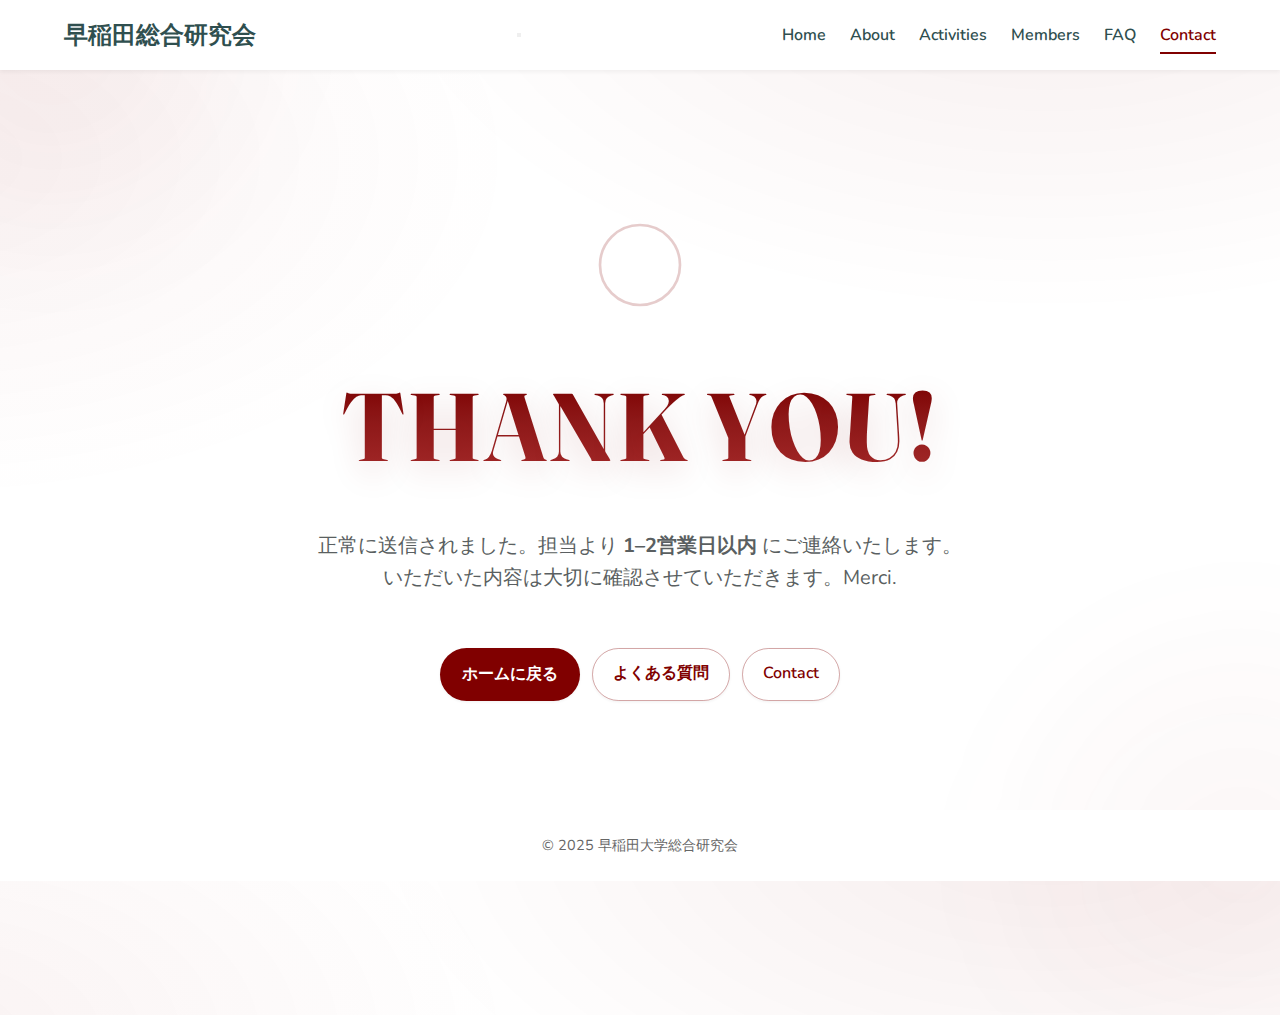
<file: thanks.html>
<!-- thanks.html (optimized) -->
<!DOCTYPE html>
<html lang="ja">
<head>
  <meta charset="UTF-8" />
  <meta name="viewport" content="width=device-width, initial-scale=1" />

  <title>早稲田大学総合研究会 | Thank You</title>
  <meta name="description" content="お問い合わせありがとうございました。担当より1–2営業日以内にご連絡します。" />

  <!-- Canonical / OGP -->
  <link rel="canonical" href="https://saleswasera-del.github.io/sousouken.github.io/thanks.html" />
  <meta property="og:type" content="website">
  <meta property="og:site_name" content="早稲田総合研究会公式HP">
  <meta property="og:title" content="Thank You | 早稲田総合研究会公式HP">
  <meta property="og:description" content="お問い合わせありがとうございました。担当より1–2営業日以内にご連絡します。">
  <meta property="og:url" content="https://saleswasera-del.github.io/sousouken.github.io/thanks.html">
  <meta property="og:image" content="https://saleswasera-del.github.io/sousouken.github.io/images/ogp/ogp_sousouken.png">
  <meta property="og:locale" content="ja_JP">
  <meta name="twitter:card" content="summary_large_image">
  <meta name="theme-color" content="#800000">

  <!-- Icons -->
  <link rel="icon" href="images/logos/logo_sousouken.jpg" type="image/jpeg">
  <link rel="apple-touch-icon" href="images/logos/logo_sousouken.jpg">

  <!-- Fonts -->
  <link rel="preconnect" href="https://fonts.googleapis.com" />
  <link rel="preconnect" href="https://fonts.gstatic.com" crossorigin />
  <link href="https://fonts.googleapis.com/css2?family=Nunito:wght@300;400;600;700&family=Fraunces:opsz,wght@9..144,600;9..144,700&display=swap" rel="stylesheet">

  <!-- CSS (split) -->
  <link rel="stylesheet" href="styles/common.css" />
  <link rel="stylesheet" href="styles/pages/thanks.css" />
</head>
<body class="thanks-body" data-page="thanks">
  <!-- Skip link -->
  <a href="#main" class="visually-hidden">本文へスキップ</a>

  <header class="site-header">
    <nav class="navbar container" aria-label="メインナビゲーション">
      <a href="index.html" class="logo">早稲田総合研究会</a>
      <button class="hamburger" aria-label="メニュー開閉" aria-expanded="false" aria-controls="primary-menu">
        <span></span><span></span><span></span>
      </button>
      <ul class="nav-menu" id="primary-menu">
        <li><a href="index.html">Home</a></li>
        <li><a href="about.html">About</a></li>
        <li><a href="activities.html">Activities</a></li>
        <li><a href="members.html">Members</a></li>
        <li><a href="faq.html">FAQ</a></li>
        <li><a href="contact.html" class="active">Contact</a></li>
      </ul>
    </nav>
  </header>

  <main id="main" class="thanks-hero container" role="main">
    <!-- 背景の柔らかい装飾 -->
    <div class="thanks-bg" aria-hidden="true"></div>

    <!-- チェックマーク：上品なストロークアニメ -->
    <svg class="thanks-check" viewBox="0 0 72 72" aria-hidden="true">
      <circle class="ring" cx="36" cy="36" r="30" fill="none" stroke-width="2" />
      <path class="tick" d="M20 37 L32 49 L52 25" fill="none" stroke-width="4" stroke-linecap="round" stroke-linejoin="round"/>
    </svg>

    <h1 class="thankyou-title" aria-label="THANK YOU!">THANK&nbsp;YOU!</h1>

    <p class="thankyou-lead">
      正常に送信されました。担当より <strong>1–2営業日以内</strong> にご連絡いたします。<br />
      いただいた内容は大切に確認させていただきます。Merci.
    </p>

    <div class="thankyou-actions">
      <a class="btn btn-primary btn-large" href="index.html" aria-label="ホームに戻る">ホームに戻る</a>
      <a class="btn btn-ghost" href="faq.html">よくある質問</a>
      <a class="btn btn-ghost" href="contact.html">Contact</a>
    </div>

    <!-- 祝福のきらめき（控えめなコンフェッティ） -->
    <div class="confetti" aria-hidden="true"></div>
  </main>

  <footer class="site-footer">
    <p>&copy; 2025 早稲田大学総合研究会</p>
  </footer>

  <!-- JS -->
  <script src="js/script.js" defer></script>
</body>
</html>
</file>
<file: styles/styles.css>
/* styles/styles.css */

/*-----------------------------------
  1. ルート変数 & リセット
-----------------------------------*/
:root {
  --color-bg: #fafafa;
  --color-primary: #800000;       /* えんじ色 */
  --color-primary-light: #a52a2a; /* えんじ色の明るめ */
  --color-text: #2f4f4f;
  --color-muted: #666;
  --color-white: #ffffff;
  --font-main: 'Nunito', sans-serif;
  --transition: 0.3s ease;
    /* spacing scale */
  --space-1: .25rem; --space-2: .5rem; --space-3: .75rem; --space-4: 1rem;
  --space-6: 1.5rem; --space-8: 2rem; --space-12: 3rem;

  /* radii */
  --radius-sm: 4px; --radius-md: 8px; --radius-lg: 16px; --radius-pill: 999px;

  /* shadows（サイト内の影の品位を揃える） */
  --shadow-sm: 0 1px 3px rgba(0,0,0,.06);
  --shadow-md: 0 8px 24px rgba(0,0,0,.05);
  --shadow-lg: 0 16px 36px rgba(0,0,0,.08);

  /* transitions（使い分け用） */
  --transition-fast: .18s ease;
  --transition-slow: .45s ease;

  /* breakpoints（参照用、ツール無しでもメモ代わりに） */
  --bp-sm: 480px; --bp-md: 768px; --bp-lg: 1024px; --bp-xl: 1280px;
}

*,
*::before,
*::after {
  margin: 0;
  padding: 0;
  box-sizing: border-box;
}
html {
  font-size: 100%;            /* 16px base */
  scroll-behavior: smooth;
}
body {
  font-family: var(--font-main);
  color: var(--color-text);
  background: var(--color-bg);
  line-height: 1.6;
}

/*-----------------------------------
  2. 共通ユーティリティ
-----------------------------------*/
.container {
  width: 90%;
  max-width: 1200px;
  margin: 0 auto;
}
.btn {
  display: inline-block;
  padding: 0.8rem 1.6rem;
  border-radius: var(--radius-sm);
  font-weight: 600;
  text-decoration: none;
  transition: background var(--transition), color var(--transition), border-color var(--transition);
  transition-duration: var(--transition-fast);
  box-shadow: var(--shadow-sm);
}
.btn:hover { box-shadow: var(--shadow-md); }
.btn-primary {
  background: var(--color-primary);
  color: var(--color-white);
}
.btn-primary:hover {
  background: var(--color-primary-light);
}
.btn-outline {
  background: transparent;
  border: 2px solid var(--color-white);
  color: var(--color-white);
}
.btn-outline:hover {
  background: var(--color-white);
  color: var(--color-primary);
}

/*-----------------------------------
  3. ヘッダー & ナビゲーション
-----------------------------------*/
.site-header {
  background: var(--color-white);
  box-shadow: 0 2px 4px rgba(0, 0, 0, 0.05);
}
.navbar {
  display: flex;
  align-items: center;
  justify-content: space-between;
  padding: 1rem 0;
}
.logo {
  font-size: 1.5rem;
  font-weight: 700;
  color: var(--color-text);
  text-decoration: none;
}
.nav-menu {
  list-style: none;
  display: flex;
  gap: 1.5rem;
}
.nav-menu a {
  position: relative;
  color: var(--color-text);
  text-decoration: none;
  font-weight: 600;
  padding: 0.3rem 0;
  transition: color var(--transition);
}
.nav-menu a.active,
.nav-menu a:hover {
  color: var(--color-primary);
}
.nav-menu a.active::after {
  content: '';
  position: absolute;
  bottom: -4px;
  left: 0;
  width: 100%;
  height: 2px;
  background: var(--color-primary);
}

/*-----------------------------------
  4. ヒーローセクション (共通スタイル)
-----------------------------------*/
.hero {
  position: relative;
  height: 72vh;
  display: grid;
  place-items: center;
  text-align: center;
  color: var(--color-white);
  background: var(--hero-bg, none) center/cover no-repeat;
}
.hero::before {
  content: '';
  position: absolute;
  inset: 0;
  background: var(--hero-overlay, rgba(0, 0, 0, 0.3));
}
.hero-inner { position: relative; z-index: 1; max-width: 800px; padding: 0 1rem; }

.hero-inner h1 {
  font-size: clamp(2.4rem, 5.6vw, 3.4rem);
  margin-bottom: 0.5rem;
  letter-spacing: .02em;
}
.hero-inner .sub {
  font-size: clamp(1rem, 1.5vw, 1.1rem);
  margin-bottom: 1.5rem;
  opacity: .95;
}
.hero-buttons .btn {
  margin: 0 0.5rem;
}
/* 各ページの差分（クラス名は今まで通り） */
.hero--home    { --hero-bg: url('../images/image_logo_gray_wide.png'); --hero-overlay: rgba(0,0,0,.30); }
.hero--about   { --hero-bg: url('../images/image_logo_gray_wide.png'); --hero-overlay: rgba(0,0,0,.25); }
.hero--members { --hero-bg: url('../images/members/members_hero.png'); --hero-overlay: linear-gradient(180deg, rgba(0,0,0,.45), rgba(0,0,0,.35)); }
.hero--activities { --hero-bg: url('../images/image_logo_gray_wide.png'); --hero-overlay: rgba(0,0,0,.35); }
.hero--faq     { --hero-bg: url('../images/image_logo_gray_wide.png'); --hero-overlay: rgba(0,0,0,.35); }

/*-----------------------------------
  4B. about.html のみ適用
-----------------------------------*/
.hero--about::before {
  background: rgba(0,0,0,0.25);
}
.stats--wide {
  flex-wrap: wrap;
  gap: 2rem 3rem;
}
.stats--wide li strong {
  font-size: 2rem;
}
.value-badges {
  display: flex;
  flex-wrap: wrap;
  gap: .75rem;
  justify-content: center;
  list-style: none;
  margin-top: 1rem;
}
.value-badges li {
  background: #fff;
  border: 1px solid #e6e6e6;
  border-radius: 999px;
  padding: .5rem 1rem;
  font-weight: 600;
  box-shadow: 0 1px 3px rgba(0,0,0,.04);
}
.timeline {
  margin: 0 auto;
  max-width: 720px;
  list-style: none;
  position: relative;
  padding-left: 1rem;
}
.timeline::before {
  content: '';
  position: absolute;
  left: 10px;
  top: 0;
  bottom: 0;
  width: 2px;
  background: #e6e6e6;
}
.timeline li {
  position: relative;
  margin: 1.25rem 0 1.25rem 1.5rem;
  padding-left: 1rem;
}
.timeline li::before {
  content: '';
  position: absolute;
  left: -6px;
  top: .3rem;
  width: 12px;
  height: 12px;
  background: var(--color-primary);
  border-radius: 50%;
}
.highlight-metrics {
  display: grid;
  grid-template-columns: repeat(auto-fit, minmax(160px, 1fr));
  gap: 1rem;
  margin-top: -1rem;
}
.metric {
  background: #fff;
  border-radius: var(--radius-md);
  text-align: center;
  padding: 1.25rem 1rem;
  box-shadow: 0 2px 6px rgba(0,0,0,.05);
}
.metric strong {
  display: block;
  font-size: 2rem;
  color: var(--color-primary);
  line-height: 1;
}
.metric span {
  color: var(--color-muted);
  font-size: .95rem;
  margin-top: .25rem;
  display: block;
}
.cta {
  text-align: center;
  padding-top: 0;
}

/* ===== VMVカードセクション（既存） ===== */
.vmv-section {
  display: grid;
  grid-template-columns: repeat(auto-fit, minmax(250px, 1fr));
  gap: 2rem;
  margin: 4rem auto;
  max-width: 1000px;
  justify-content: center; /* カード中央寄せ */
}
.vmv-card {
  background: #fff;
  border-radius: 1rem;
  padding: 2rem;
  box-shadow: 0 8px 24px rgba(0, 0, 0, 0.05);
  text-align: center;
  transition: transform 0.3s ease, box-shadow 0.3s ease;
}
.vmv-card:hover {
  transform: translateY(-4px);
  box-shadow: 0 12px 32px rgba(0, 0, 0, 0.08);
}
.vmv-title {
  font-family: 'Nunito', sans-serif;
  font-size: 1.4rem;
  letter-spacing: 0.05em;
  color: #333;
  margin-bottom: 0.8rem;
  position: relative;
}
.vmv-title::after {
  content: "";
  display: block;
  width: 40px;
  height: 2px;
  background-color: #f2b632;
  margin: 0.5rem auto 0;
}
.vmv-text {
  font-family: 'Nunito', sans-serif;
  font-size: 1rem;
  color: #555;
  line-height: 1.6;
}

/* ===== MVV 個別背景画像ブロック ===== */
/* mvv-hero 全体 */
.mvv-hero {
  position: relative;
  width: 100%;
  display: grid;
  place-items: center;
  text-align: center;
  background: var(--color-bg);
  padding: 0; /* ヒーロー的に表示するため余白は0に */
}
.mvv-inner {
  width: 100%;
}
.mvv-stack {
  display: flex;
  flex-direction: column;
}

/* 共通スタイル（テキスト中央寄せ＋背景画像のオーバーレイ） */
.mvv-item {
  position: relative;
  min-height: 60vh;
  display: grid;
  place-items: center;
  text-align: center;
  color: #fff;
  padding: 2rem 1rem;
}
.mvv-item::before {
  content: "";
  position: absolute;
  inset: 0;
  background: rgba(0, 0, 0, 0.45); /* 背景画像を暗くして文字を見やすく */
  z-index: 0;
}
.mvv-item .label,
.mvv-item .lead,
.mvv-item .sub {
  position: relative;
  z-index: 1;
}

/* ラベル（MISSION / VISION / VALUE） */
.mvv-item .label {
  display: block;
  font-size: clamp(.85rem, 1.2vw, 1rem);
  letter-spacing: .22em;
  margin-bottom: .25rem;
  opacity: .85;
}

/* タイトル（大見出し） */
.mvv-item .lead {
  font-weight: 800;
  font-size: clamp(1.8rem, 4.8vw, 3.25rem);
  letter-spacing: .02em;
  line-height: 1.2;
  margin-bottom: .4rem;
  text-wrap: balance;
}

/* サブ文章 */
.mvv-item .sub {
  font-size: clamp(1rem, 1.6vw, 1.25rem);
  line-height: 1.9;
  max-width: 72ch;
  margin: 0 auto;
  opacity: .95;
}

/* 各項目ごとの背景画像 */
.mvv-item.mission {
  background: url('../images/syukatusei_wide.png') center/cover no-repeat;
}
.mvv-item.vision {
  background: url('../images/building_wide.png') center/cover no-repeat;
}
.mvv-item.value {
  background: url('../images/improve_wide.png') center/cover no-repeat;
}

/* モバイル調整 */
@media (max-width: 600px) {
  .mvv-item { min-height: 50vh; }
  .mvv-item .lead { line-height: 1.25; }
}


/*-----------------------------------
  5. セクション共通スタイル
-----------------------------------*/
section {
  padding: 4rem 0;
}
h2 {
  font-size: 2rem;
  color: var(--color-primary);
  text-align: center;
  margin-bottom: 2rem;
}

/*-----------------------------------
  6. About セクション（補助）
-----------------------------------*/

.about-wrap {
  display: flex;
  flex-direction: column;
  align-items: center;
}
.about-text h3 {
  margin-bottom: 0.5rem;
  color: var(--color-primary);
}
.stats {
  display: flex;
  gap: 1.5rem;
  margin-top: 1rem;
}
.stats li {
  list-style: none;
  text-align: center;
}
.stats li strong {
  display: block;
  font-size: 1.8rem;
  color: var(--color-primary);
}
.about-image img {
  width: 100%;
  height: auto;
  border-radius: 0.5rem;
}

/*-----------------------------------
  7. Activities セクション
-----------------------------------*/
.card-grid {
  display: grid;
  gap: 2rem;
  grid-template-columns: repeat(auto-fit, minmax(240px, 1fr));
}
.card {
  background: var(--color-white);
  border-radius: var(--radius-md);
  overflow: hidden;
  box-shadow: 0 2px 6px rgba(0,0,0,0.05);
  text-align: center;
}
.card img {
  width: 100%;
  height: auto;
}
.card h3 {
  margin: 1rem 0 0.5rem;
  color: var(--color-primary);
}
.card p {
  padding: 0 1rem 1rem;
  color: var(--color-muted);
}

/*-----------------------------------
  8. Members セクション
-----------------------------------*/
.representative {
  display: flex;
  align-items: center;
  gap: 2rem;
  justify-content: center;
  margin-bottom: 3rem;
}
.rep-img {
  width: 160px;
  border-radius: 50%;
}
.rep-info h3 {
  margin-bottom: 0.3rem;
  color: var(--color-primary);
}
/* ===== Members ヒーロー（背景画像） ===== */
.hero--members::before {
  /* 読みやすさ優先の濃いめオーバーレイ */
  background: linear-gradient(180deg, rgba(0,0,0,.45), rgba(0,0,0,.35));
}
/* 下辺のやわらぎ波 */
.hero-wave {
  position: absolute;
  left: 0; right: 0; bottom: -1px;
  width: 100%; height: 80px;
  display: block;
}
.hero-wave path { fill: var(--color-bg); }

/* Members ページ余白 */
.members-main { padding: 3rem 0 4rem; }

/* 代表カードを少しリッチに（ガラス風） */
.rep-card {
  background: rgba(255,255,255,.82);
  backdrop-filter: blur(6px);
  border: 1px solid rgba(0,0,0,.05);
  border-radius: var(--radius-lg);
  padding: clamp(18px, 2.5vw, 28px);
  box-shadow: 0 12px 30px rgba(0,0,0,.06);
}
.rep-img {
  width: 180px;
  height: 180px;
  object-fit: cover;
  border-radius: 50%;
  box-shadow: 0 6px 18px rgba(0,0,0,.08);
}
.rep-info .rep-role { color: var(--color-muted); margin-bottom: .25rem; }

/* Memberカードの質感UP */
.card--member {
  text-align: left;
  border: 1px solid #eee;
  box-shadow: 0 10px 28px rgba(0,0,0,.05);
  transition: transform .25s ease, box-shadow .25s ease;
}
.card--member:hover {
  transform: translateY(-4px);
  box-shadow: 0 16px 36px rgba(0,0,0,.08);
}
.card--member img {
  aspect-ratio: 4 / 3;
  object-fit: cover;
}
.card--member .card-body {
  padding: 14px 16px 18px;
}

/* 見出しを視覚的に隠す（Heroに重複のタイトルがあるため） */
.visually-hidden {
  position: absolute !important;
  width: 1px; height: 1px;
  margin: -1px; border: 0; padding: 0;
  clip: rect(0 0 0 0); overflow: hidden;
}
/* 公式LINE登録者数セクション */
.line-members {
  background: linear-gradient(135deg, var(--color-primary), var(--color-primary-light));
  color: var(--color-white);
  padding: 3rem 0;
  text-align: center; /* 横方向中央揃え */
  display: flex;
  flex-direction: column;
  align-items: center; /* 中身を横方向中央揃え */
  justify-content: center; /* 縦方向中央揃え */
}
.line-members-inner {
  display: flex;
  flex-direction: column;
  align-items: center;
}
.line-members-label {
  font-size: 1.2rem;
  opacity: 0.9;
  margin-bottom: 0.5rem;
  letter-spacing: 0.05em;
}
/* 数字と単位を横並びに */
.line-count-wrapper {
  display: inline-flex;
  align-items: baseline; /* 数字と単位の下揃え */
  gap: 0.25rem; /* 間隔 */
}
.line-members-count {
  font-size: clamp(3rem, 7vw, 5rem);
  font-weight: 800;
}

.line-members-unit {
  font-size: clamp(1.5rem, 4vw, 2rem);
  font-weight: 600;
}
/* QRコードとボタン部分 */
.line-cta {
  margin-top: 1.5rem;
  display: flex;
  flex-direction: column;
  align-items: center;  /* 横方向中央 */
  justify-content: center; /* 縦方向中央（縦並びでも安心） */
  gap: 1rem;
}

.line-qr {
  width: 140px; /* 適度に縮小 */
  height: auto;
  border-radius: 12px;
  background: #fff;
  padding: 6px;
  box-shadow: 0 4px 12px rgba(0,0,0,0.15);
  transition: transform 0.25s ease, box-shadow 0.25s ease;
}

.btn-line {
  background-color: #06c755; /* LINEグリーン */
  color: #fff;
  font-weight: 700;
  padding: 0.7rem 1.4rem;
  border-radius: 999px;
  text-decoration: none;
  font-size: 1rem;
  transition: background 0.3s ease, transform 0.2s ease;
}

.btn-line:hover {
  background-color: #04a944;
  transform: translateY(-2px);
}

/* 代表ブロックとの間隔 */
.representative {
  margin-top: 3rem;
}


/* ===== Activities Page Enhancements ===== */

/* サブページ用ヒーロー */
.hero--activities {
  background: url('../images/image_logo_gray_wide.png') center/cover no-repeat;
}
.hero--activities::before {
  background: rgba(0,0,0,0.35);
}
.hero--activities .hero-inner h1 {
  font-size: clamp(2.2rem, 5vw, 3rem);
}

/* ページ余白 */
.activities-main {
  padding: 3rem 0 4rem;
}

/* 部ごとの縦積みブロック */
.club-block {
  background: #fff;
  border: 1px solid #eee;
  border-radius: var(--radius-lg);
  padding: clamp(20px, 3vw, 32px);
  margin: 0 auto 2rem;
  box-shadow: 0 8px 28px rgba(0,0,0,.05);
}

/* ヘッダー（ロゴ＋説明） */
.club-header {
  display: grid;
  grid-template-columns: auto 1fr;
  gap: 16px;
  align-items: center;
  margin-bottom: 1rem;
}
.club-logo {
  width: 60px;
  height: 60px;
  object-fit: contain;
  border-radius: 12px;
  background: #f7f7f8;
  border: 1px solid #eee;
}
.club-title {
  font-size: 1.5rem;
  line-height: 1.2;
  color: var(--color-primary);
  margin-bottom: .25rem;
}
.club-desc {
  color: var(--color-muted);
}

/* 活動カード（縦一列） */
.activity-list {
  list-style: none;
  display: grid;
  gap: 18px;
  margin-top: 14px;
}
.activity-card {
  display: grid;
  grid-template-columns: 1fr;
  gap: 0;
  background: #fff;
  border-radius: 14px;
  overflow: hidden;
  border: 1px solid #eee;
}

/* 画像を主役に */
.activity-media {
  position: relative;
  aspect-ratio: 16 / 9; /* 高さ揃え */
  background: #f2f2f3;
}
.activity-media img {
  width: 100%;
  height: 100%;
  object-fit: cover;
  display: block;
}

/* テキスト */
.activity-body {
  padding: 14px 16px 18px;
}
.activity-title {
  font-size: 1.2rem;
  margin: 6px 0 6px;
  color: #2d2f31;
}
.activity-text {
  color: var(--color-muted);
}

/* 小さなタグ */
.badge {
  display: inline-block;
  font-size: .75rem;
  letter-spacing: .03em;
  padding: 4px 10px;
  border-radius: 999px;
  background: rgba(128,0,0,.08);           /* var(--color-primary) の薄色 */
  color: var(--color-primary);
  border: 1px solid rgba(128,0,0,.15);
}

/* CTA */
.activities-cta {
  margin-top: 2.5rem;
}
.cta-card {
  text-align: center;
  padding: 2rem 1.25rem;
  border: 1px solid #eee;
  border-radius: var(--radius-lg);
  background: linear-gradient(180deg, #fff, #fafafa);
  box-shadow: 0 10px 30px rgba(0,0,0,.05);
}
.cta-card h3 {
  font-size: 1.4rem;
  margin-bottom: .5rem;
  color: var(--color-primary);
}
.cta-card p {
  color: var(--color-muted);
  margin-bottom: 1rem;
}

/* レスポンシブ微調整 */
@media (min-width: 860px) {
  .activity-card {
    grid-template-columns: 5fr 6fr; /* 画像：本文 */
  }
  .activity-body { padding: 18px 22px; }
}
@media (max-width: 480px) {
  .club-header {
    grid-template-columns: 1fr;
    text-align: center;
  }
  .club-logo {
    margin: 0 auto;
  }
}


/*-----------------------------------
  9. FAQ セクション
-----------------------------------*/
.faq-list {
  max-width: 600px;
  margin: 0 auto;
}
.faq-list dt {
  font-weight: 600;
  margin-top: 1rem;
  color: var(--color-primary);
}
.faq-list dd {
  margin-left: 1rem;
  color: var(--color-muted);
}
/* ===== FAQ Stylish Accordion ===== */

.hero--faq::before { background: rgba(0,0,0,.35); }

.faq-main { padding-bottom: 4rem; }

.faq-wrap {
  margin-top: 2rem;
}

/* 検索＆タグ */
.faq-tools {
  display: grid;
  gap: 12px;
  margin-bottom: 14px;
}
.faq-search {
  width: 100%;
  padding: 12px 14px;
  border: 1px solid #e6e6e9;
  border-radius: 12px;
  font-family: var(--font-main);
  transition: border-color var(--transition), box-shadow var(--transition);
}
.faq-search:focus {
  outline: none;
  border-color: rgba(128,0,0,.35);
  box-shadow: 0 0 0 4px rgba(128,0,0,.08);
}
.faq-tags {
  display: flex;
  gap: 8px;
  flex-wrap: wrap;
}
.faq-tag {
  padding: 6px 12px;
  font-size: .85rem;
  border-radius: 999px;
  background: #fff;
  border: 1px solid #eee;
  color: var(--color-text);
  cursor: pointer;
  transition: transform .15s ease, background var(--transition), border-color var(--transition);
}
.faq-tag:hover {
  transform: translateY(-1px);
  background: #fafafa;
  border-color: #e2e2e2;
}

/* アコーディオン本体 */
.faq-accordion {
  display: grid;
  gap: 10px;
}

.faq-item {
  background: #fff;
  border: 1px solid #eee;
  border-radius: 14px;
  overflow: hidden;
  box-shadow: 0 8px 24px rgba(0,0,0,.04);
  transition: box-shadow .25s ease, border-color .25s ease;
}
.faq-item.open {
  border-color: rgba(128,0,0,.22);
  box-shadow: 0 10px 30px rgba(128,0,0,.08);
}

/* 質問ボタン */
.faq-q {
  all: unset;
  display: grid;
  grid-template-columns: auto 1fr auto;
  align-items: center;
  gap: 10px;
  width: 100%;
  cursor: pointer;
  padding: 16px 16px;
}
.faq-q:focus-visible {
  outline: 3px solid rgba(128,0,0,.25);
  outline-offset: 2px;
}

.q-badge {
  display: inline-grid;
  place-items: center;
  width: 26px; height: 26px;
  border-radius: var(--radius-md);
  background: rgba(128,0,0,.1);
  color: var(--color-primary);
  font-weight: 800;
  font-size: .85rem;
}

.faq-q .chev {
  width: 22px; height: 22px;
  stroke: currentColor;
  fill: none; stroke-width: 2;
  opacity: .7;
  transition: transform .25s ease, opacity .2s ease;
}
.faq-item.open .chev { transform: rotate(180deg); opacity: 1; }

/* 回答パネル（スムーズ展開） */
.faq-a {
  border-top: 1px dashed #eee;
  padding: 0 16px;
  max-height: 0;
  overflow: hidden;
  opacity: 0;
  transition: max-height .32s ease, opacity .25s ease, padding .25s ease;
}
.faq-item.open .faq-a {
  padding: 12px 16px 16px;
  opacity: 1;
  max-height: 1000px; /* 回答が長い場合は必要に応じて拡大 */
}
.faq-a p, .faq-a ul {
  color: var(--color-muted);
}
.faq-a ul { padding-left: 1.1rem; }

.faq-cta {
  text-align: center;
  margin-top: 22px;
}
.faq-cta p {
  color: var(--color-muted);
  margin-bottom: .6rem;
}

/* ちょいレスポンシブ */
@media (min-width: 720px) {
  .faq-tools { grid-template-columns: 1fr auto; align-items: center; }
}

/*-----------------------------------
 10. Contact セクション
-----------------------------------*/
.contact-details ul {
  list-style: none;
  margin-bottom: 1.5rem;
}
.contact-details li {
  margin-bottom: 0.5rem;
}
.contact-form {
  max-width: 480px;
  margin: 0 auto;
  display: grid;
  gap: 1rem;
}
.contact-form label {
  font-weight: 600;
}
.contact-form input,
.contact-form textarea {
  width: 100%;
  padding: 0.6rem;
  border: 1px solid #ccc;
  border-radius: 4px;
  font-family: var(--font-main);
}
.contact-form button {
  width: fit-content;
}

/* =========================
   Thanks Page Enhancements (White × Maroon)
   ========================= */
.thanks-body {
  /* クリispな白ベースに、えんじ色の極薄グラデで上質感をプラス */
  background:
    radial-gradient(1100px 620px at 82% -8%, rgba(128, 0, 0, 0.07), transparent 62%),
    radial-gradient(900px 520px at -6% 18%, rgba(165, 42, 42, 0.06), transparent 66%),
    linear-gradient(180deg, #ffffff 0%, #ffffff 100%); /* 実質白 */
  color: var(--color-text);
}

.thanks-hero {
  position: relative;
  text-align: center;
  padding: clamp(64px, 8vw, 120px) 16px;
  min-height: calc(100svh - 160px);
  display: grid;
  place-items: center;
  gap: 24px;
}

/* 角にふわっと入るえんじの“気配” */
.thanks-bg::before,
.thanks-bg::after {
  content: "";
  position: absolute;
  inset: auto;
  filter: blur(60px);
  opacity: .6;
  z-index: -1;
}
.thanks-bg::before {
  width: 36vmax; height: 36vmax;
  left: -12vmax; top: -14vmax;
  background: radial-gradient(circle at 30% 30%, rgba(128,0,0,.10), transparent 60%);
}
.thanks-bg::after {
  width: 40vmax; height: 40vmax;
  right: -14vmax; bottom: -16vmax;
  background: radial-gradient(circle at 70% 70%, rgba(165,42,42,.08), transparent 60%);
}

/* 完了アイコン（えんじ基調） */
.thanks-check {
  width: clamp(72px, 10vw, 96px);
  height: auto;
  margin-bottom: 8px;
}
.thanks-check .ring { stroke: rgba(128,0,0,.20); }
.thanks-check .tick {
  stroke: var(--color-primary);
  stroke-dasharray: 90;
  stroke-dashoffset: 90;
  animation: draw 900ms ease-out forwards 200ms;
}
@keyframes draw { to { stroke-dashoffset: 0; } }

/* タイトルはえんじの品のあるグラデ文字 */
.thankyou-title {
  font-family: "Fraunces", ui-serif, Georgia, serif;
  font-size: clamp(40px, 8vw, 96px);
  line-height: 1;
  letter-spacing: .02em;
  text-transform: uppercase;
  background: linear-gradient(180deg,
              #7b0000 0%,
              #8f1a1a 45%,
              #a52a2a 100%);
  -webkit-background-clip: text;
  background-clip: text;
  color: transparent;
  margin: 0.2em 0;
  text-shadow: 0 10px 34px rgba(128, 0, 0, 0.15);
}

.thankyou-lead {
  font-family: "Nunito", system-ui, -apple-system, "Segoe UI", Roboto,
               "Hiragino Kaku Gothic ProN", "Noto Sans JP", "Yu Gothic UI", sans-serif;
  font-size: clamp(16px, 2.1vw, 20px);
  color: #5a5f61; /* 白地での可読性を最適化 */
  max-width: 56ch;
  margin: 0 auto 8px;
}

/* アクションボタン群 */
.thankyou-actions {
  display: inline-flex;
  gap: 12px;
  flex-wrap: wrap;
  justify-content: center;
  margin-top: 8px;
}
.btn-large {
  padding: 14px 22px;
  font-size: 16px;
  border-radius: 999px;
}

/* 透明ボタン：白地×えんじの抜き */
.btn.btn-ghost {
  background: transparent;
  color: var(--color-primary);
  border: 1px solid rgba(128,0,0,0.35);
  border-radius: 999px;
  padding: 12px 20px;
  transition: transform .2s ease, background .2s ease, color .2s ease, border-color .2s ease;
}
.btn.btn-ghost:hover {
  transform: translateY(-1px);
  background: var(--color-primary);
  color: #fff;
  border-color: var(--color-primary);
}

/* 控えめコンフェッティもえんじ系に統一（白地でも上品に） */
.confetti {
  pointer-events: none;
  position: absolute; inset: 0;
  background-image:
    radial-gradient(circle 2px at 12% 18%, #a52a2a 98%, transparent 100%),
    radial-gradient(circle 2px at 30% 12%, #c46565 98%, transparent 100%),
    radial-gradient(circle 2px at 62% 22%, #e3b3b3 98%, transparent 100%),
    radial-gradient(circle 2px at 82% 14%, #f2d6d6 98%, transparent 100%),
    radial-gradient(circle 2px at 22% 78%, #b03a3a 98%, transparent 100%),
    radial-gradient(circle 2px at 70% 84%, #dfa0a0 98%, transparent 100%);
  opacity: 0;
  animation: confettiFade 2.2s ease forwards .4s;
}
@keyframes confettiFade {
  0% { transform: translateY(-10px); opacity: 0; }
  60% { opacity: .9; }
  100% { transform: translateY(0); opacity: .35; }
}

/* このページではヘッダー/フッターも白基調に戻す */
.thanks-body .site-header,
.thanks-body .site-footer {
  background: #ffffff;
  border: none;
}
.thanks-body .site-footer p { color: var(--color-muted); }

/* スクロール時の微小モーション */
.thanks-hero { animation: rise .6s ease-out both; }
@keyframes rise {
  from { transform: translateY(8px); opacity: 0; }
  to   { transform: translateY(0);  opacity: 1; }
}


/*-----------------------------------
 11. フッター
-----------------------------------*/
.site-footer {
  background: var(--color-white);
  text-align: center;
  padding: 1.5rem 0;
  color: var(--color-muted);
  font-size: 0.9rem;
}

/*-----------------------------------
 12. レスポンシブ
-----------------------------------*/
@media (max-width: 768px) {
  .representative { flex-direction: column; }
  .nav-menu {
    display: none;
    flex-direction: column;
    width: 100%;
    margin-top: 1rem;
  }
  .nav-menu.show { display: flex; }
  .hamburger {
    display: block;
    background: none;
    border: none;
    cursor: pointer;
  }
  .hamburger span {
    display: block;
    width: 25px;
    height: 3px;
    background: var(--color-text);
    margin-bottom: 4px;
  }
}

/* 汎用ユーティリティ */
.text-muted { color: var(--color-muted); }
.shadow-sm { box-shadow: var(--shadow-sm); }
.shadow-md { box-shadow: var(--shadow-md); }
.shadow-lg { box-shadow: var(--shadow-lg); }
.rounded-sm { border-radius: var(--radius-sm); }
.rounded-md { border-radius: var(--radius-md); }
.rounded-lg { border-radius: var(--radius-lg); }
.rounded-pill { border-radius: var(--radius-pill); }

/* 主要インタラクティブ要素の :focus-visible */
a:focus-visible,
button:focus-visible,
[role="button"]:focus-visible,
.faq-q:focus-visible {
  outline: 3px solid rgba(128,0,0,.35);
  outline-offset: 2px;
  border-radius: 6px;
}

@media (prefers-reduced-motion: reduce) {
  * { animation-duration: .01ms !important; animation-iteration-count: 1 !important; transition-duration: 0.01ms !important; scroll-behavior: auto !important; }
}
/* カードの共通芯 */
.card,
.card--member,
.cta-card,
.club-block {
  background: #fff;
  border: 1px solid #eee;
  border-radius: var(--radius-lg);
  box-shadow: var(--shadow-md);
  overflow: hidden;
  transition: transform .25s ease, box-shadow .25s ease, border-color .25s ease;
}
.card:hover,
.card--member:hover,
.cta-card:hover,
.club-block:hover {
  transform: translateY(-4px);
  box-shadow: var(--shadow-lg);
}

```
</file>
<file: styles/pages/contact.css>
/* ==== pages/contact.css (scoped by data attribute) ==== */
body[data-page="contact"]{
  --contact-primary:#8B1E3F; --contact-accent:#B42E4B; --contact-bg-light:#ffffff; --contact-bg-accent:#f7f3f4; --contact-text:#333; --contact-text-light:#666;
  background:linear-gradient(135deg,var(--contact-bg-accent) 0%,var(--contact-bg-light) 60%); color:var(--contact-text);
}

/* layout */
body[data-page="contact"] .contact-page{padding-block:clamp(48px,6vw,96px)}
body[data-page="contact"] .contact-header{text-align:center;margin-bottom:clamp(28px,4vw,48px)}
body[data-page="contact"] .contact-eyebrow{display:inline-block;padding:6px 12px;border:1px solid var(--contact-primary);background:var(--contact-primary);color:#fff;border-radius:999px;font-size:12px;letter-spacing:.08em;text-transform:uppercase}
body[data-page="contact"] .contact-title{font-family:"Fraunces",serif;font-size:clamp(36px,6vw,72px);margin:.4em 0 .2em;color:var(--contact-primary)}
body[data-page="contact"] .contact-sub{color:var(--contact-text-light);font-size:clamp(15px,2.2vw,18px);max-width:64ch;margin:0 auto}

body[data-page="contact"] .contact-grid{display:grid;grid-template-columns:1fr 1fr;gap:clamp(20px,4vw,40px);align-items:start}
@media(max-width:960px){body[data-page="contact"] .contact-grid{grid-template-columns:1fr}}

body[data-page="contact"] .contact-info{background:#fff;border:2px solid var(--contact-primary);border-radius:16px;padding:24px;box-shadow:0 8px 20px rgba(0,0,0,.05)}
body[data-page="contact"] .contact-info h3{margin:0 0 10px;font-size:18px;color:var(--contact-primary)}
body[data-page="contact"] .contact-info ul{list-style:none;padding:0;margin:0}
body[data-page="contact"] .contact-info li{margin:10px 0;color:var(--contact-text-light)}
body[data-page="contact"] .contact-info a{color:var(--contact-accent);text-decoration:underline}

body[data-page="contact"] .contact-card{background:#fff;border-radius:16px;padding:clamp(18px,3.4vw,32px);border:2px solid var(--contact-primary);box-shadow:0 8px 20px rgba(0,0,0,.05)}
body[data-page="contact"] .contact-card label{display:block;margin:12px 0 6px;color:var(--contact-primary);font-weight:600}
body[data-page="contact"] .contact-card input, body[data-page="contact"] .contact-card textarea{width:100%;background:var(--contact-bg-accent);border:1px solid #ccc;border-radius:8px;color:var(--contact-text);padding:10px 12px;font-size:16px;transition:border-color .2s ease,background .2s ease}
body[data-page="contact"] .contact-card input:focus, body[data-page="contact"] .contact-card textarea:focus{outline:none;border-color:var(--contact-accent);background:#fff}
body[data-page="contact"] .form-row{display:grid;grid-template-columns:1fr 1fr;gap:12px}
@media(max-width:720px){body[data-page="contact"] .form-row{grid-template-columns:1fr}}

body[data-page="contact"] .btn, body[data-page="contact"] .btn-primary{display:inline-flex;align-items:center;justify-content:center;gap:8px;padding:12px 20px;border-radius:999px;border:none;font-weight:700;cursor:pointer;text-decoration:none;transition:transform .18s ease,box-shadow .18s ease}
body[data-page="contact"] .btn-primary{background:var(--contact-primary);color:#fff;box-shadow:0 4px 12px rgba(139,30,63,.3)}
body[data-page="contact"] .btn-primary:hover{transform:translateY(-1px);box-shadow:0 6px 16px rgba(139,30,63,.4)}
body[data-page="contact"] .btn-primary:disabled{opacity:.6;cursor:not-allowed;transform:none;box-shadow:none}

body[data-page="contact"] .status{min-height:22px;margin-top:10px;font-size:14px}
body[data-page="contact"] .status.ok{color:var(--contact-accent)}
body[data-page="contact"] .status.ng{color:#d9534f}
body[data-page="contact"] .form-meta{color:var(--contact-text-light);font-size:12px;margin-top:10px}
body[data-page="contact"] .form-title{display:flex;align-items:center;gap:10px;margin:0 0 6px;font-weight:800;color:var(--contact-primary)}
body[data-page="contact"] .form-title .dot{width:10px;height:10px;border-radius:50%;background:var(--contact-primary)}
</file>
<file: styles/pages/members.css>
/* ==== pages/members.css ==== */
.hero--members{ --hero-bg:url('../images/members/members_hero.png'); --hero-overlay:linear-gradient(180deg,rgba(0,0,0,.45),rgba(0,0,0,.35)); }
.hero-wave{position:absolute;left:0;right:0;bottom:-1px;width:100%;height:80px;display:block}
.hero-wave path{fill:var(--color-bg)}
.members-main{padding:3rem 0 4rem}

/* Representative */
.representative{display:flex;align-items:center;gap:2rem;justify-content:center;margin-bottom:3rem;margin-top:3rem}
.rep-card{background:rgba(255,255,255,.82);backdrop-filter:blur(6px);border:1px solid rgba(0,0,0,.05);border-radius:16px;padding:clamp(18px,2.5vw,28px);box-shadow:0 12px 30px rgba(0,0,0,.06)}
.rep-img{width:180px;height:180px;object-fit:cover;border-radius:50%;box-shadow:0 6px 18px rgba(0,0,0,.08)}
.rep-info h3{margin-bottom:.3rem;color:var(--color-primary)}
.rep-info .rep-role{color:var(--color-muted);margin-bottom:.25rem}

/* Member cards */
.card--member{text-align:left;border:1px solid #eee;box-shadow:0 10px 28px rgba(0,0,0,.05);transition:transform .25s ease,box-shadow .25s ease}
.card--member:hover{transform:translateY(-4px);box-shadow:0 16px 36px rgba(0,0,0,.08)}
.card--member img{aspect-ratio:4 / 3;object-fit:cover}
.card--member .card-body{padding:14px 16px 18px}

/* LINE members section */
.line-members{background:linear-gradient(135deg,var(--color-primary),var(--color-primary-light));color:#fff;padding:3rem 0;text-align:center;display:flex;flex-direction:column;align-items:center;justify-content:center}
.line-members-inner{display:flex;flex-direction:column;align-items:center}
.line-count-wrapper{display:inline-flex;align-items:baseline;gap:.25rem}
.line-members-count{font-size:clamp(3rem,7vw,5rem);font-weight:800}
.line-members-unit{font-size:clamp(1.5rem,4vw,2rem);font-weight:600}
.line-cta{margin-top:1.5rem;display:flex;flex-direction:column;align-items:center;justify-content:center;gap:1rem}
.line-qr{width:140px;height:auto;border-radius:12px;background:#fff;padding:6px;box-shadow:0 4px 12px rgba(0,0,0,.15);transition:transform .25s ease,box-shadow .25s ease}
.btn-line{background-color:#06c755;color:#fff;font-weight:700;padding:.7rem 1.4rem;border-radius:999px;text-decoration:none;font-size:1rem;transition:background .3s ease,transform .2s ease}
.btn-line:hover{background-color:#04a944;transform:translateY(-2px)}
@media(max-width:768px){.representative{flex-direction:column}}
/* --- Members layout harden --- */
.members-main .card-grid{
  display:grid;
  grid-template-columns: repeat(3, minmax(0,1fr));
  gap: 18px;
  align-items: stretch;
}
@media (max-width: 1024px){
  .members-main .card-grid{ grid-template-columns: repeat(2, minmax(0,1fr)); }
}
@media (max-width: 640px){
  .members-main .card-grid{ grid-template-columns: 1fr; }
}

/* カードを同じ高さに・画像で崩れないように */
.card--member{
  display:flex; flex-direction: column;
  height:100%;
}
.card--member img{
  width:100%;
  aspect-ratio: 4 / 3;
  object-fit: cover;
  display:block;
}
.card--member .card-body{
  flex:1;
  display:flex; flex-direction: column; gap:6px;
}
.card--member h4{ margin:0 0 4px; line-height:1.3; }
</file>
<file: styles/pages/thanks.css>
/* ==== pages/thanks.css ==== */
.thanks-body{
  background:
    radial-gradient(1100px 620px at 82% -8%, rgba(128,0,0,.07), transparent 62%),
    radial-gradient(900px 520px at -6% 18%, rgba(165,42,42,.06), transparent 66%),
    linear-gradient(180deg,#ffffff 0%,#ffffff 100%);
  color:var(--color-text)
}
.thanks-hero{position:relative;text-align:center;padding:clamp(64px,8vw,120px) 16px;min-height:calc(100svh - 160px);display:grid;place-items:center;gap:24px}
.thanks-bg::before,.thanks-bg::after{content:"";position:absolute;inset:auto;filter:blur(60px);opacity:.6;z-index:-1}
.thanks-bg::before{width:36vmax;height:36vmax;left:-12vmax;top:-14vmax;background:radial-gradient(circle at 30% 30%, rgba(128,0,0,.10), transparent 60%)}
.thanks-bg::after{width:40vmax;height:40vmax;right:-14vmax;bottom:-16vmax;background:radial-gradient(circle at 70% 70%, rgba(165,42,42,.08), transparent 60%)}
.thanks-check{width:clamp(72px,10vw,96px);height:auto;margin-bottom:8px}
.thanks-check .ring{stroke:rgba(128,0,0,.20)}
.thanks-check .tick{stroke:var(--color-primary);stroke-dasharray:90;stroke-dashoffset:90;animation:draw 900ms ease-out forwards 200ms}
@keyframes draw{to{stroke-dashoffset:0}}

.thankyou-title{font-family:"Fraunces",ui-serif,Georgia,serif;font-size:clamp(40px,8vw,96px);line-height:1;letter-spacing:.02em;text-transform:uppercase;background:linear-gradient(180deg,#7b0000 0%,#8f1a1a 45%,#a52a2a 100%);-webkit-background-clip:text;background-clip:text;color:transparent;margin:.2em 0;text-shadow:0 10px 34px rgba(128,0,0,.15)}
.thankyou-lead{font-family:"Nunito",system-ui,-apple-system,"Segoe UI",Roboto,"Hiragino Kaku Gothic ProN","Noto Sans JP","Yu Gothic UI",sans-serif;font-size:clamp(16px,2.1vw,20px);color:#5a5f61;max-width:56ch;margin:0 auto 8px}
.thankyou-actions{display:inline-flex;gap:12px;flex-wrap:wrap;justify-content:center;margin-top:8px}
.btn.btn-ghost{background:transparent;color:var(--color-primary);border:1px solid rgba(128,0,0,.35);border-radius:999px;padding:12px 20px;transition:transform .2s ease,background .2s ease,color .2s ease,border-color .2s ease}
.btn.btn-ghost:hover{transform:translateY(-1px);background:var(--color-primary);color:#fff;border-color:var(--color-primary)}
.confetti{pointer-events:none;position:absolute;inset:0;background-image:
  radial-gradient(circle 2px at 12% 18%, #a52a2a 98%, transparent 100%),
  radial-gradient(circle 2px at 30% 12%, #c46565 98%, transparent 100%),
  radial-gradient(circle 2px at 62% 22%, #e3b3b3 98%, transparent 100%),
  radial-gradient(circle 2px at 82% 14%, #f2d6d6 98%, transparent 100%),
  radial-gradient(circle 2px at 22% 78%, #b03a3a 98%, transparent 100%),
  radial-gradient(circle 2px at 70% 84%, #dfa0a0 98%, transparent 100%);
  opacity:0;animation:confettiFade 2.2s ease forwards .4s}
@keyframes confettiFade{0%{transform:translateY(-10px);opacity:0}60%{opacity:.9}100%{transform:translateY(0);opacity:.35}}
.thanks-body .site-header,.thanks-body .site-footer{background:#ffffff;border:none}
.thanks-body .site-footer p{color:var(--color-muted)}
.thanks-hero{animation:rise .6s ease-out both}
@keyframes rise{from{transform:translateY(8px);opacity:0}to{transform:translateY(0);opacity:1}}
</file>
<file: styles/common.css>
/* ==== common.css (base & shared components) ==== */

/* 1. Root & Reset */
:root{
  --color-bg:#fafafa; --color-primary:#800000; --color-primary-light:#a52a2a;
  --color-text:#2f4f4f; --color-muted:#666; --color-white:#fff;
  --font-main:'Nunito',sans-serif;
  --transition:.3s ease; --transition-fast:.18s ease; --transition-slow:.45s ease;
  --space-1:.25rem; --space-2:.5rem; --space-3:.75rem; --space-4:1rem; --space-6:1.5rem; --space-8:2rem; --space-12:3rem;
  --radius-sm:4px; --radius-md:8px; --radius-lg:16px; --radius-pill:999px;
  --shadow-sm:0 1px 3px rgba(0,0,0,.06);
  --shadow-md:0 8px 24px rgba(0,0,0,.05);
  --shadow-lg:0 16px 36px rgba(0,0,0,.08);
}
*,*::before,*::after{margin:0;padding:0;box-sizing:border-box}
html{font-size:100%;scroll-behavior:smooth}
body{font-family:var(--font-main);color:var(--color-text);background:var(--color-bg);line-height:1.6}

/* 2. Utilities & a11y */
.container{width:min(90%,1200px);margin-inline:auto}
.visually-hidden{position:absolute !important;width:1px;height:1px;margin:-1px;border:0;padding:0;clip:rect(0 0 0 0);overflow:hidden}
a:focus-visible,button:focus-visible,[role="button"]:focus-visible,.faq-q:focus-visible{outline:3px solid rgba(128,0,0,.35);outline-offset:2px;border-radius:6px}
@media(prefers-reduced-motion:reduce){*{animation-duration:.01ms !important;animation-iteration-count:1 !important;transition-duration:.01ms !important;scroll-behavior:auto !important}}

/* 3. Buttons */
.btn{display:inline-block;padding:.8rem 1.6rem;border-radius:var(--radius-sm);font-weight:600;text-decoration:none;transition:background var(--transition),color var(--transition),border-color var(--transition);transition-duration:var(--transition-fast);box-shadow:var(--shadow-sm)}
.btn:hover{box-shadow:var(--shadow-md)}
.btn-primary{background:var(--color-primary);color:#fff}
.btn-primary:hover{background:var(--color-primary-light)}
.btn-outline{background:transparent;border:2px solid #fff;color:#fff}
.btn-outline:hover{background:#fff;color:var(--color-primary)}
.btn-large{padding:14px 22px;font-size:16px;border-radius:999px}

/* 4. Header & Nav */
.site-header{background:#fff;box-shadow:0 2px 4px rgba(0,0,0,.05)}
.navbar{display:flex;align-items:center;justify-content:space-between;padding:1rem 0}
.logo{font-size:1.5rem;font-weight:700;color:var(--color-text);text-decoration:none}
.nav-menu{list-style:none;display:flex;gap:1.5rem}
.nav-menu a{position:relative;color:var(--color-text);text-decoration:none;font-weight:600;padding:.3rem 0;transition:color var(--transition)}
.nav-menu a.active,.nav-menu a:hover{color:var(--color-primary)}
.nav-menu a.active::after{content:'';position:absolute;bottom:-4px;left:0;width:100%;height:2px;background:var(--color-primary)}

/* 5. Hero (base)  */
.hero{position:relative;height:72vh;display:grid;place-items:center;text-align:center;color:#fff;background:var(--hero-bg,none) center/cover no-repeat}
.hero::before{content:'';position:absolute;inset:0;background:var(--hero-overlay,rgba(0,0,0,.3))}
.hero-inner{position:relative;z-index:1;max-width:800px;padding:0 1rem}
.hero-inner h1{font-size:clamp(2.4rem,5.6vw,3.4rem);margin-bottom:.5rem;letter-spacing:.02em}
.hero-inner .sub{font-size:clamp(1rem,1.5vw,1.1rem);margin-bottom:1.5rem;opacity:.95}
.hero-buttons .btn{margin:0 .5rem}

/* 6. Sections */
section{padding:4rem 0}
h2{font-size:2rem;color:var(--color-primary);text-align:center;margin-bottom:2rem}

/* 7. Shared cards & chips */
.card{background:#fff;border:1px solid #eee;border-radius:var(--radius-lg);box-shadow:var(--shadow-md);overflow:hidden;transition:transform .25s ease,box-shadow .25s ease,border-color .25s ease}
.card:hover{transform:translateY(-4px);box-shadow:var(--shadow-lg)}
.cta-card{text-align:center;padding:2rem 1.25rem;border:1px solid #eee;border-radius:var(--radius-lg);background:linear-gradient(180deg,#fff,#fafafa);box-shadow:var(--shadow-md)}
.badge{display:inline-block;font-size:.85rem;letter-spacing:.03em;padding:6px 12px;border-radius:999px;background:rgba(128,0,0,.08);color:var(--color-primary);border:1px solid rgba(128,0,0,.15)}
.faq-tag{display:inline-block;font-size:.85rem;letter-spacing:.03em;padding:6px 12px;border-radius:999px;border:1px solid #eee;background:#fff;color:var(--color-text);cursor:pointer;transition:transform .15s ease,background var(--transition),border-color var(--transition)}
.faq-tag:hover{transform:translateY(-1px);background:#fafafa;border-color:#e2e2e2}

/* 8. Footer */
.site-footer{background:#fff;text-align:center;padding:1.5rem 0;color:var(--color-muted);font-size:.9rem}

/* 9. Responsive (nav) */
@media (max-width: 768px) {
  .representative { flex-direction: column; }

  .navbar { position: relative; }
  .hamburger { display: block; background: none; border: 1px solid transparent; cursor: pointer; position: relative; z-index: 1001; }
  .hamburger span { display: block; width: 25px; height: 3px; background: var(--color-text); margin-bottom: 4px; }

  /* ここを変更：右上ポップオーバー化 */
  .nav-menu {
    position: absolute;
    top: calc(100% + 8px);
    right: 0;
    display: flex;
    flex-direction: column;
    gap: 6px;
    width: min(78vw, 320px);
    margin: 0;
    padding: 8px;
    list-style: none;

    background: #fff;
    border: 1px solid #eee;
    border-radius: 12px;
    box-shadow: var(--shadow-lg);
    z-index: 1000;

    /* 閉じた状態 */
    opacity: 0;
    transform: translateY(-6px) scale(.98);
    transform-origin: top right;
    visibility: hidden;
    pointer-events: none;
    transition: opacity .18s ease, transform .18s ease, visibility .18s ease;
  }
  .nav-menu.show {
    opacity: 1;
    transform: translateY(0) scale(1);
    visibility: visible;
    pointer-events: auto;
  }

  .nav-menu li a {
    display: block;
    padding: 10px 12px;
    border-radius: 8px;
    text-decoration: none;
    color: var(--color-text);
    font-weight: 600;
  }
  .nav-menu li a:hover,
  .nav-menu li a.active { background: #fafafa; color: var(--color-primary); }

  /* 背景クリック用オーバーレイ（JSで付け外し） */
  .nav-backdrop {
    position: fixed; inset: 0;
    background: rgba(0,0,0,.25);
    opacity: 0; visibility: hidden; pointer-events: none;
    transition: opacity .18s ease, visibility .18s ease;
    z-index: 900;
  }
  .nav-backdrop.show { opacity: 1; visibility: visible; pointer-events: auto; }
}
/* ===== Share CTA ===== */
.share-cta { padding: 2.5rem 0 3rem; }
.share-card { max-width: 820px; margin: 0 auto; }
.share-eyebrow {
  display:inline-block; padding:6px 12px; border-radius:999px;
  background: var(--color-primary); color:#fff; font-size:.8rem; letter-spacing:.08em;
}
.share-buttons { display:flex; gap:12px; flex-wrap:wrap; justify-content:center; margin-top: .5rem; }
.share-note { display:block; text-align:center; margin-top:.5rem; color: var(--color-muted); }
</file>
